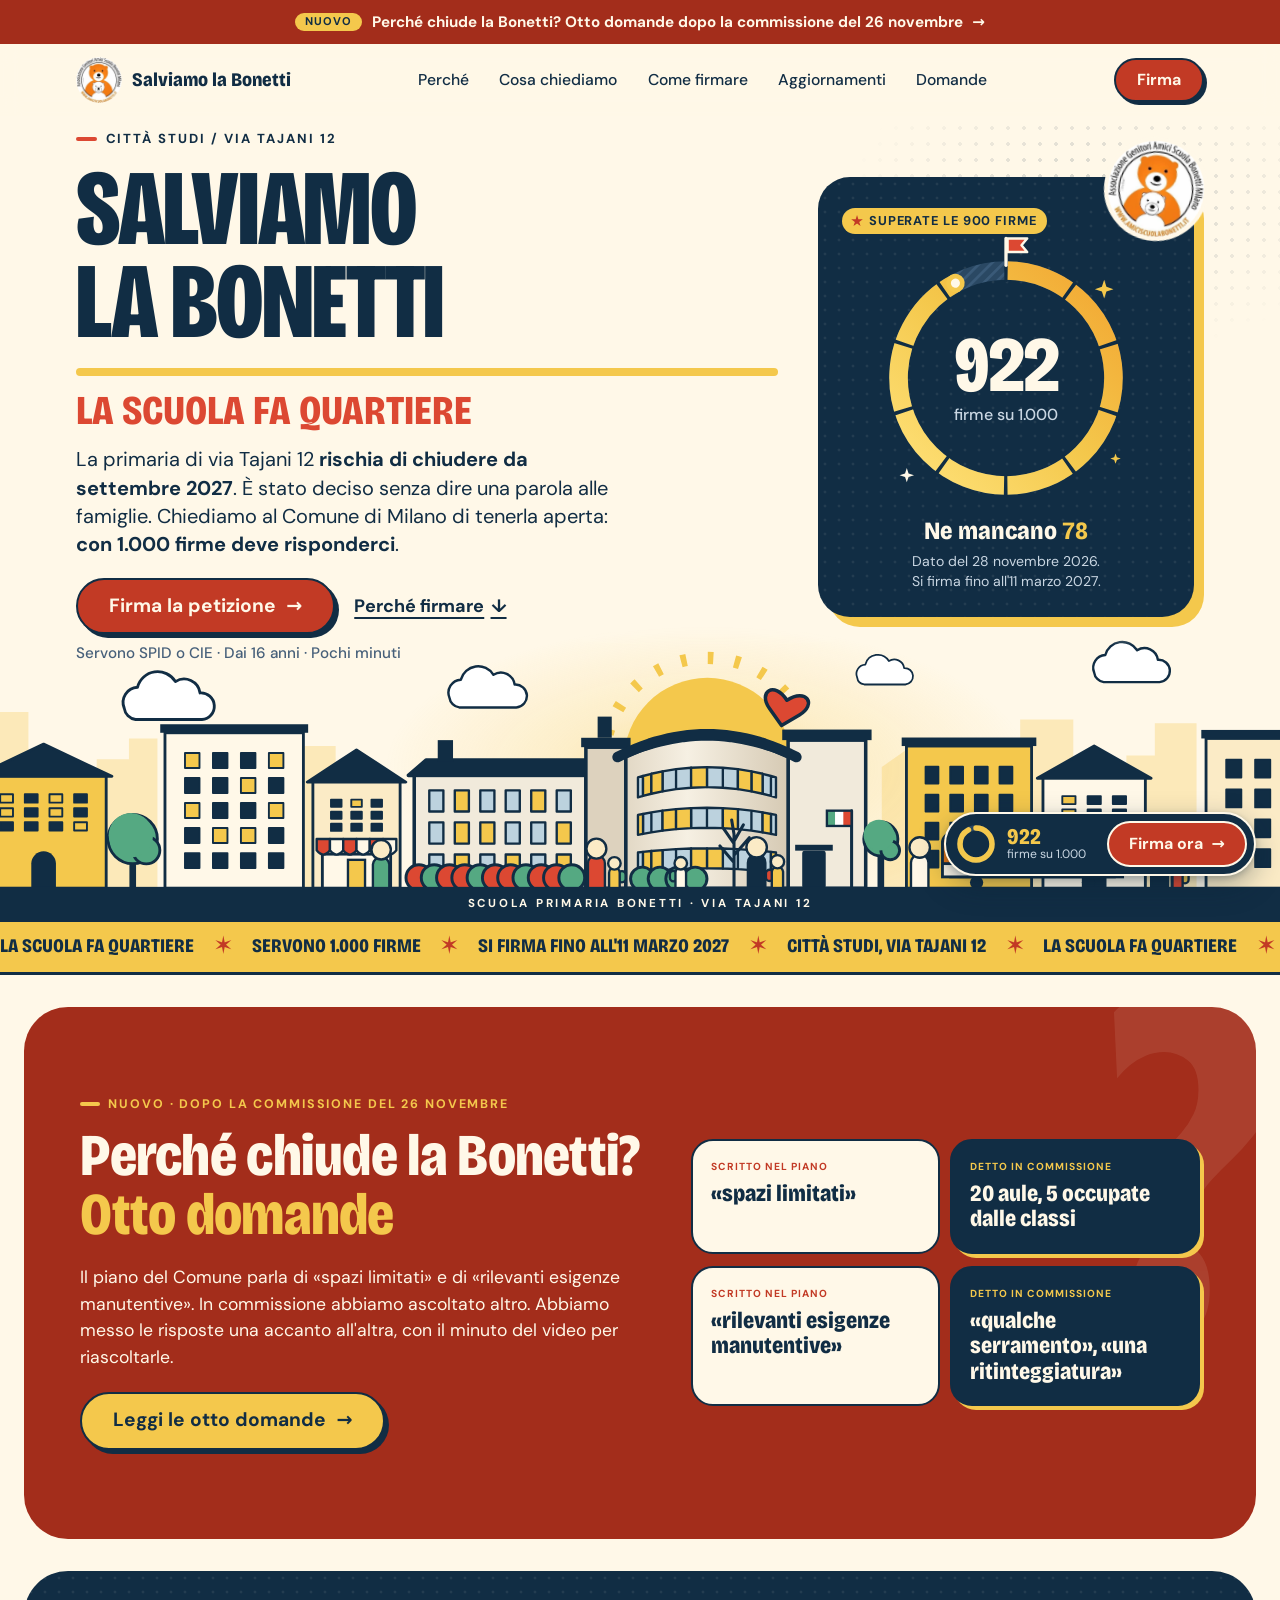
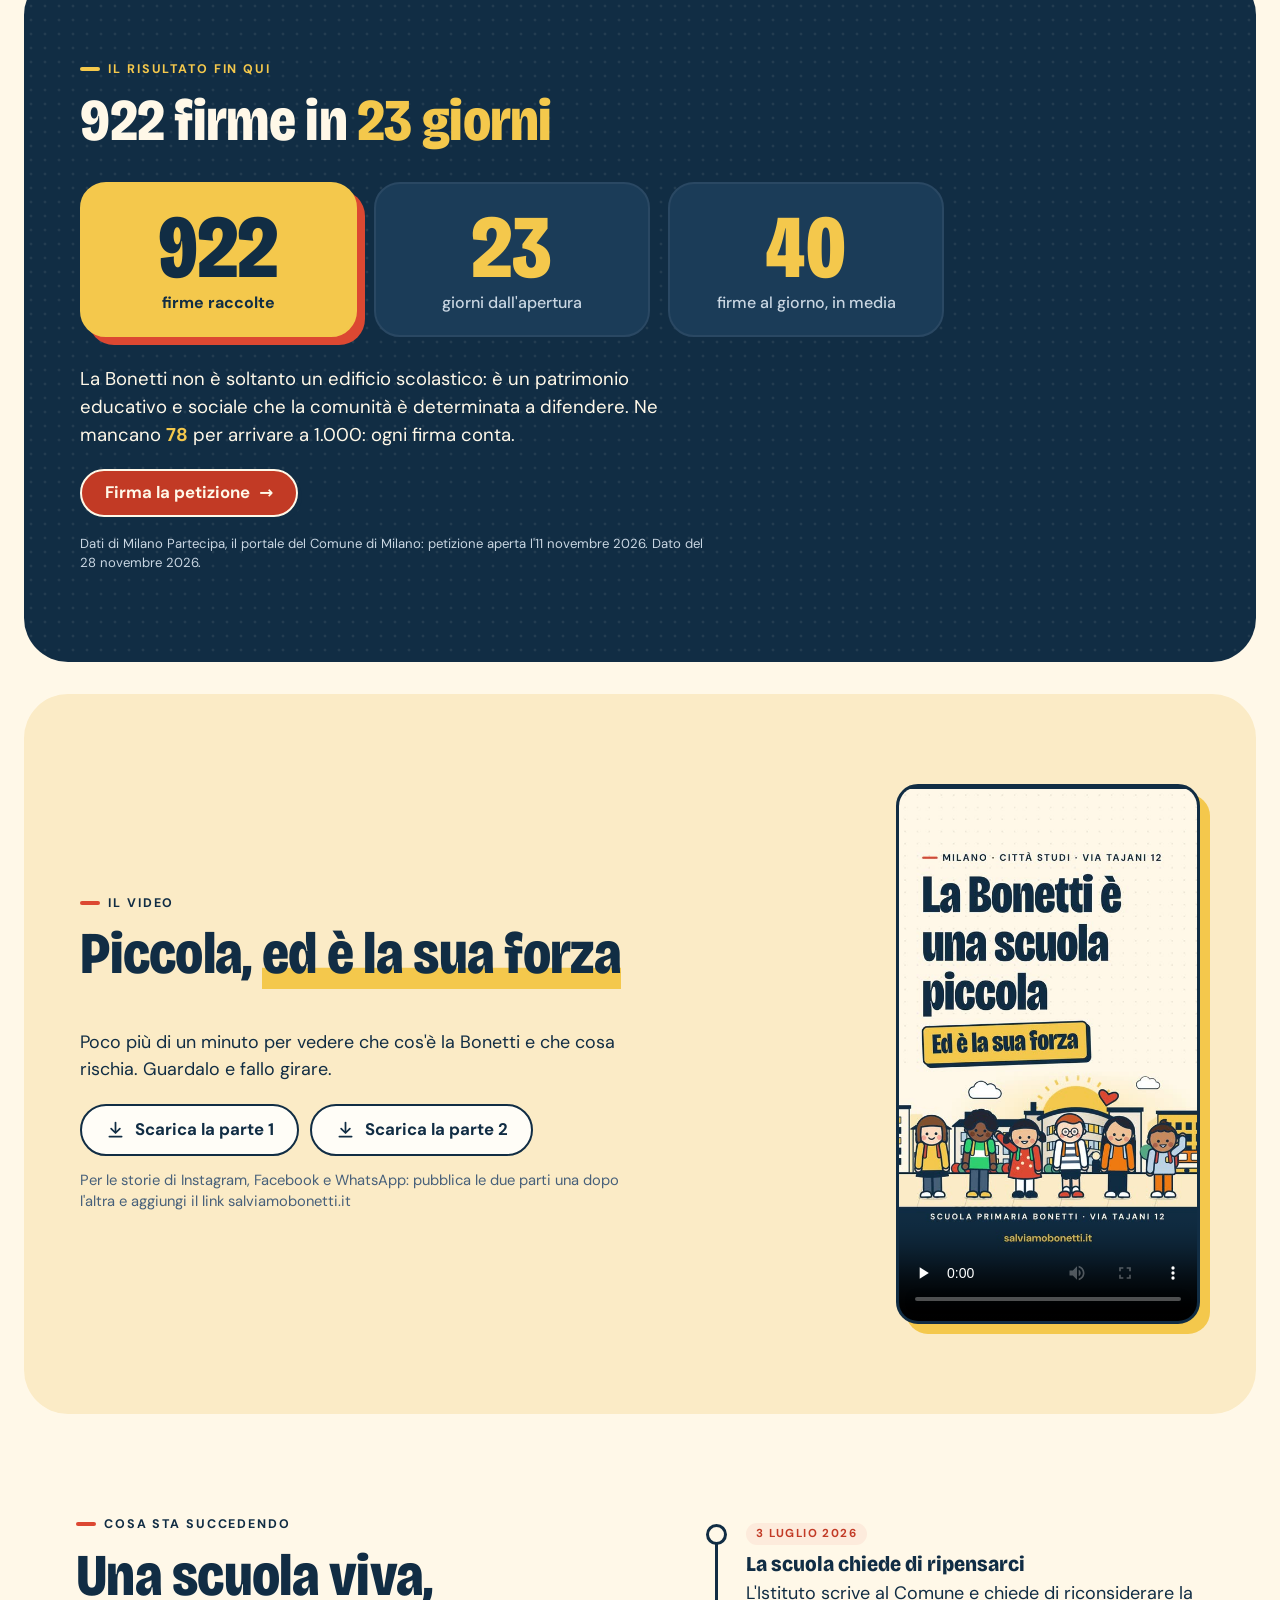
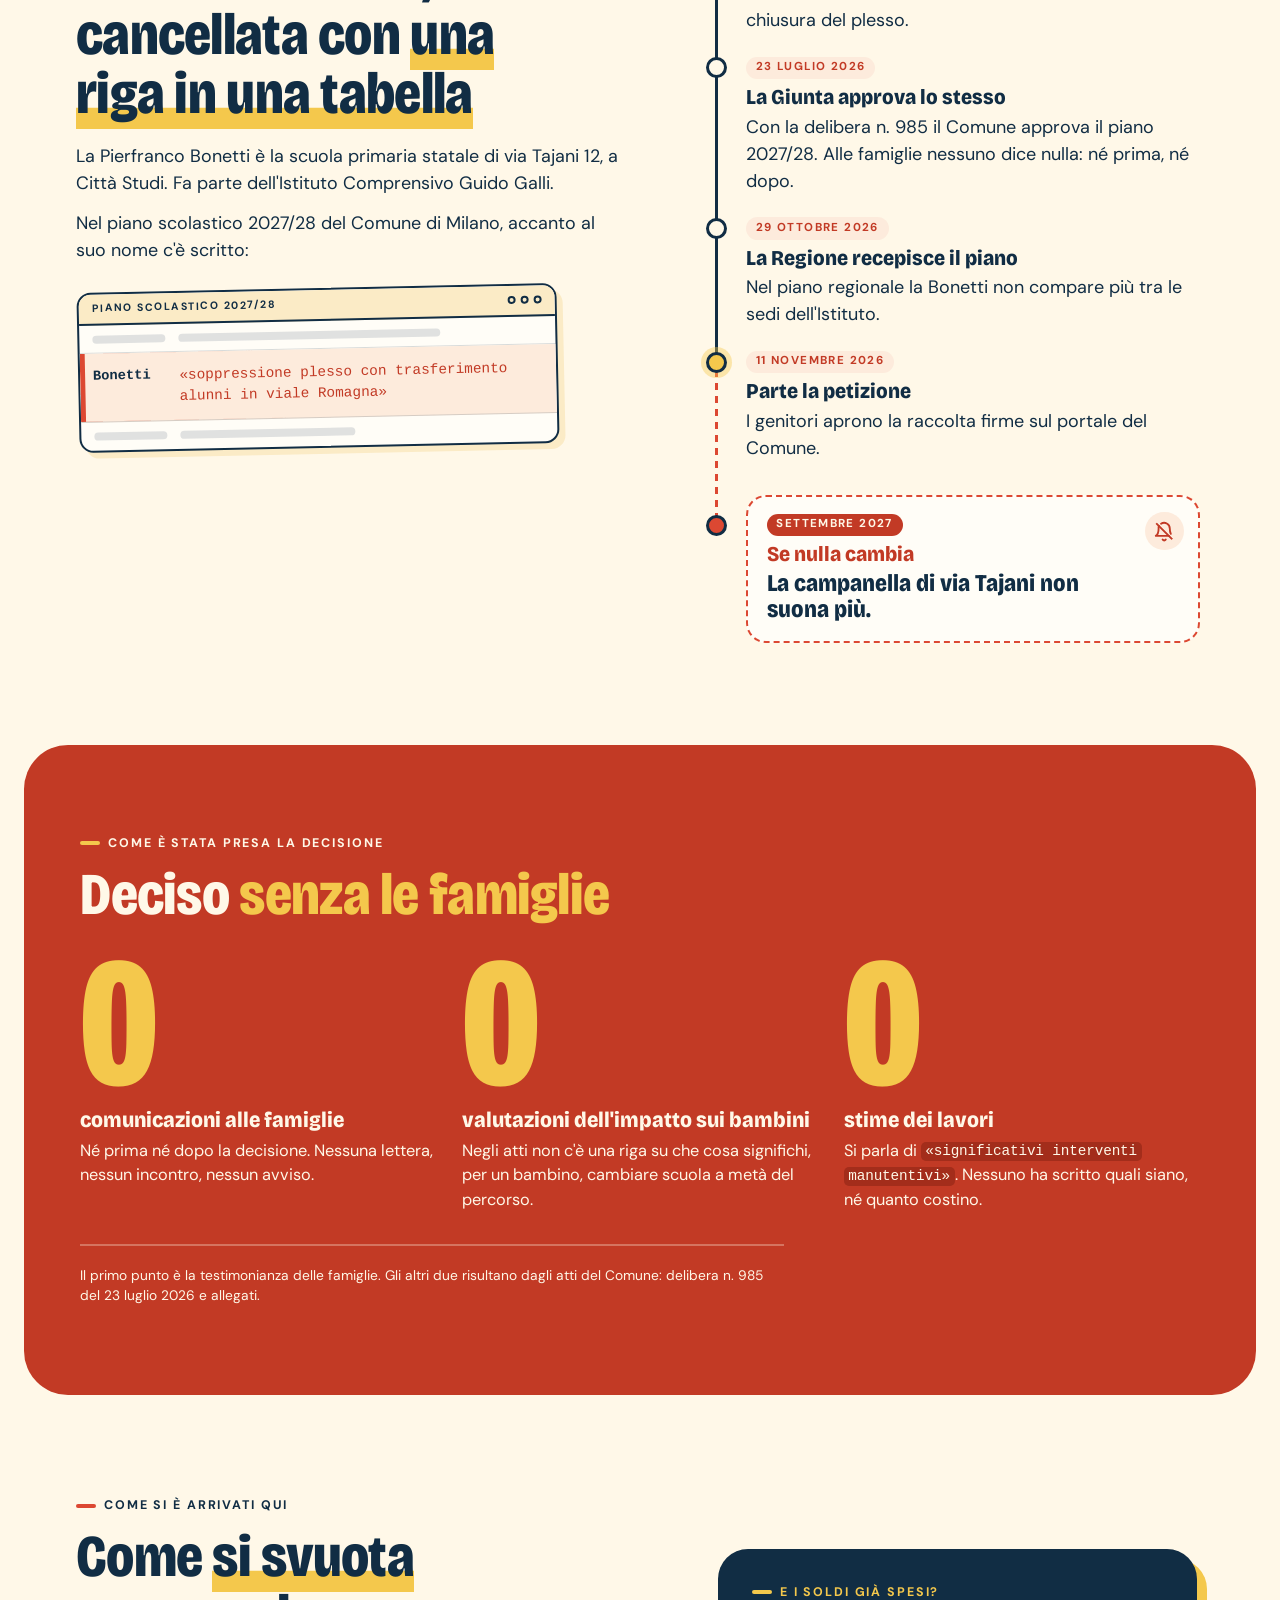
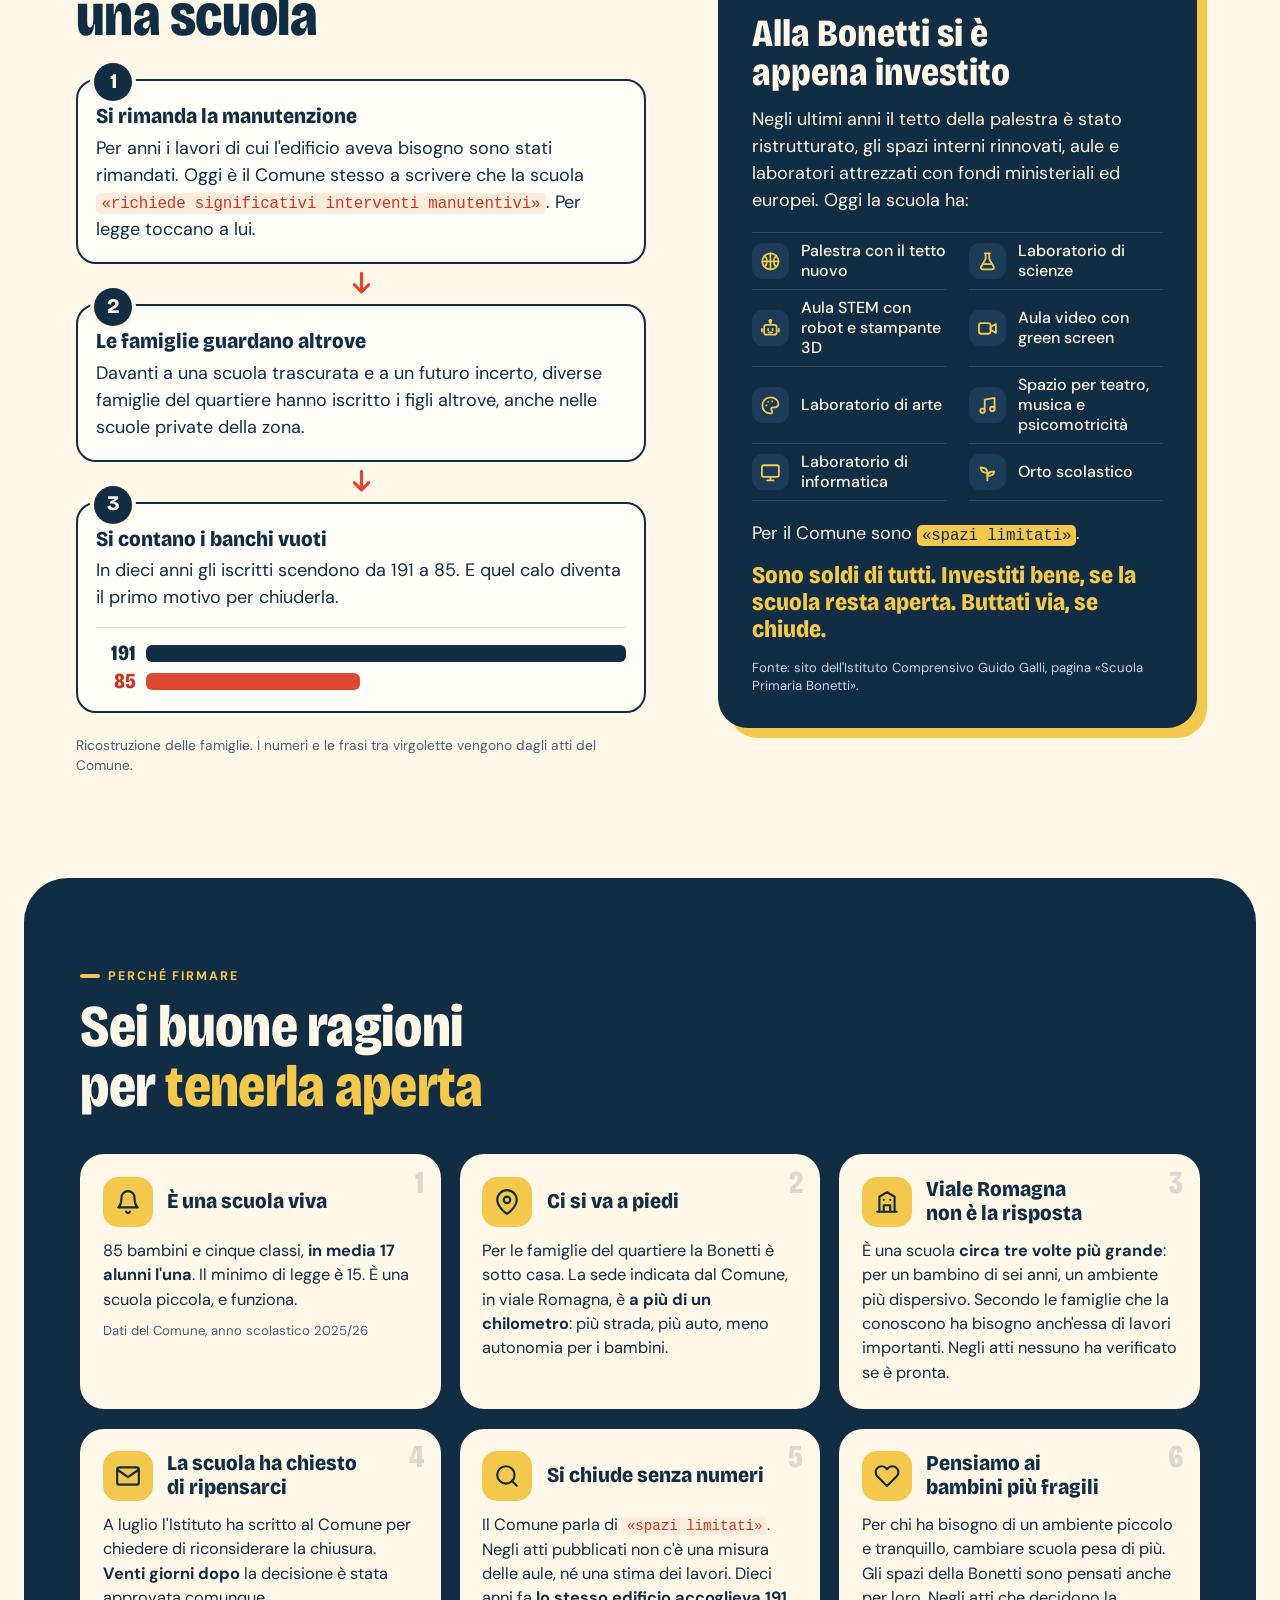
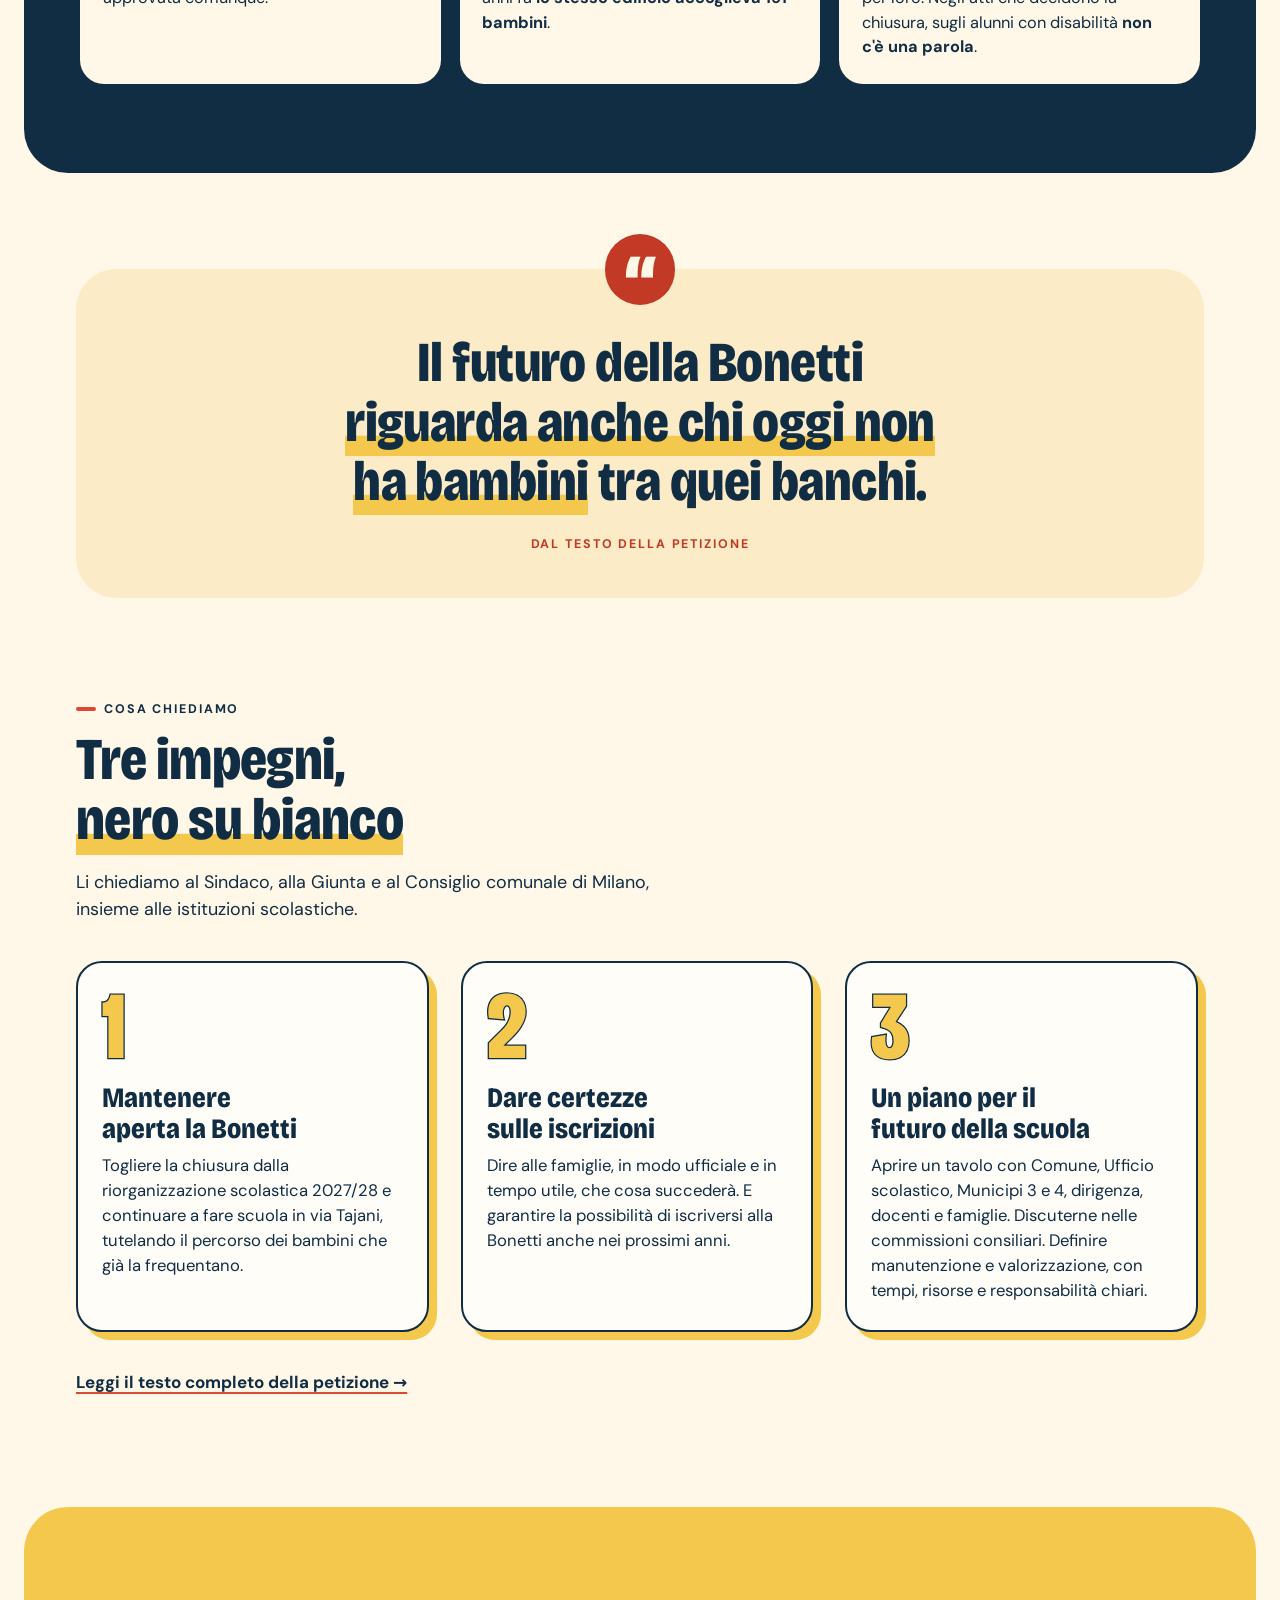
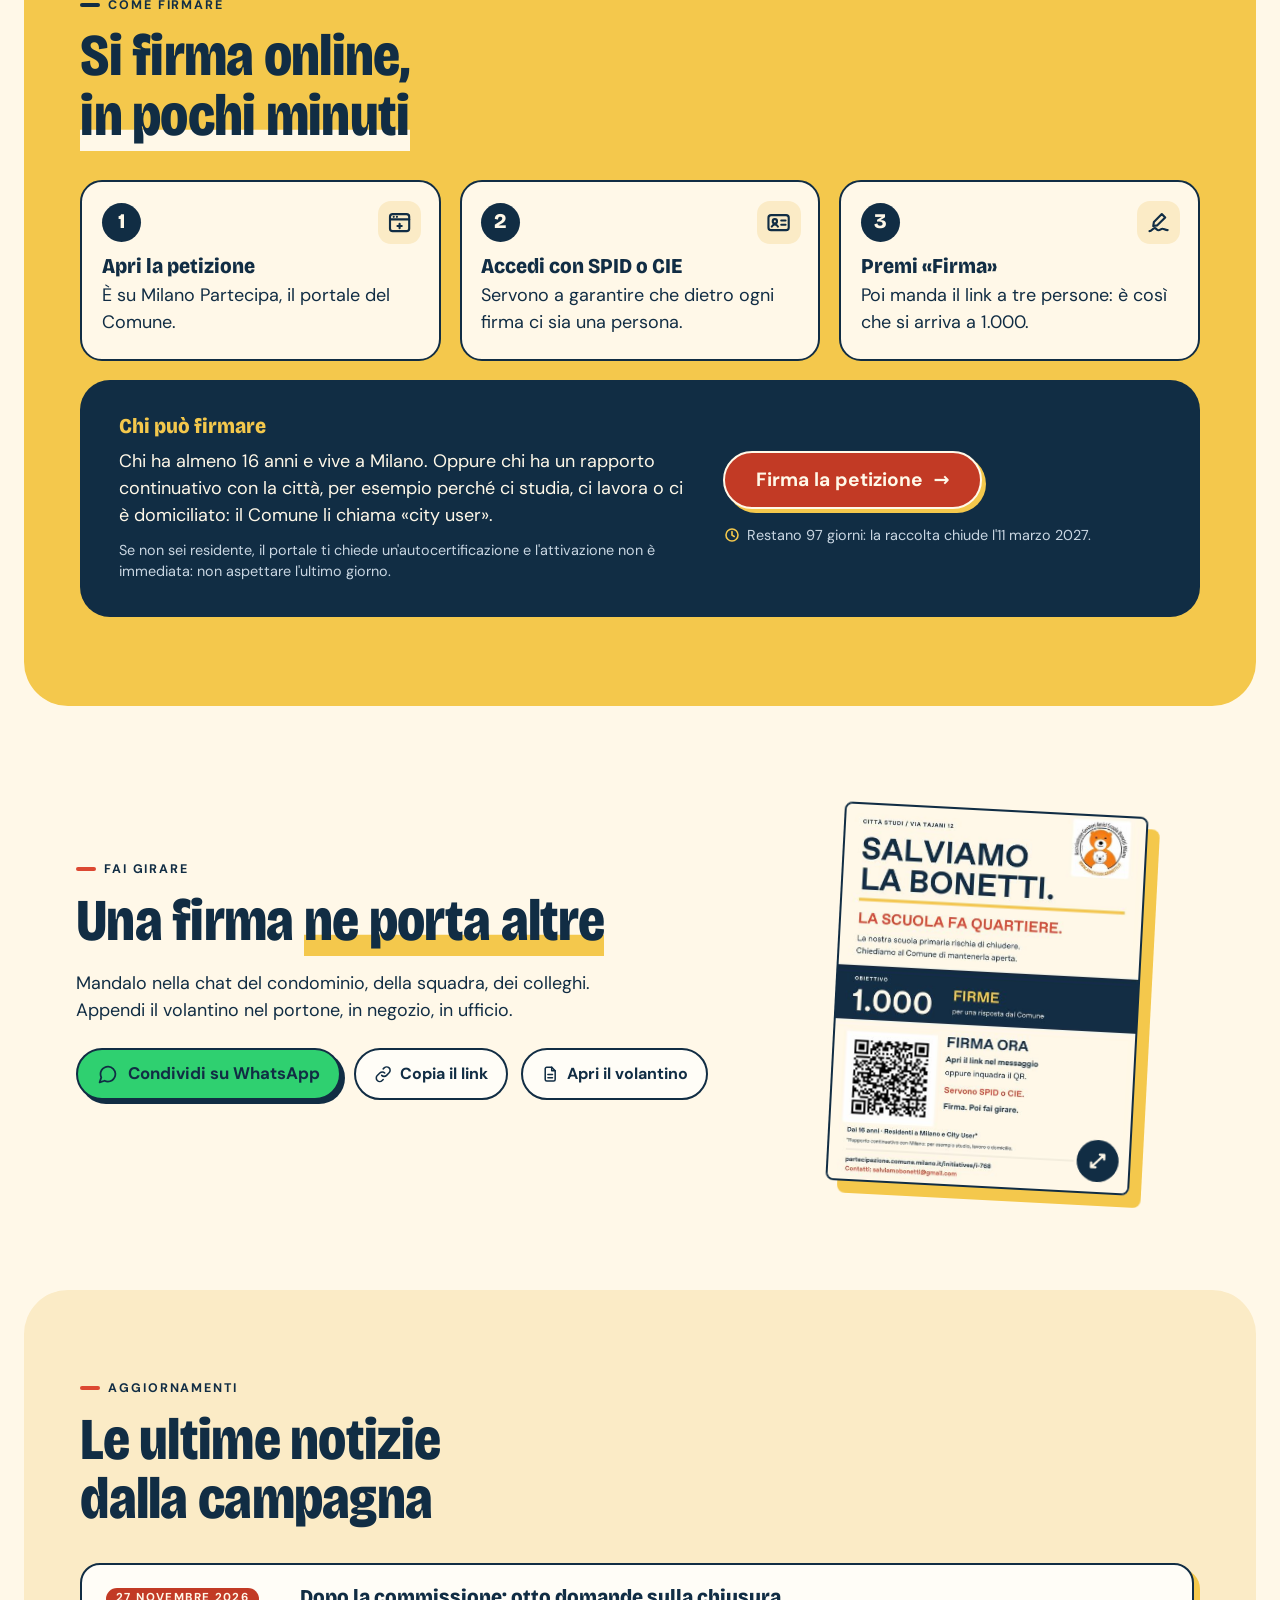
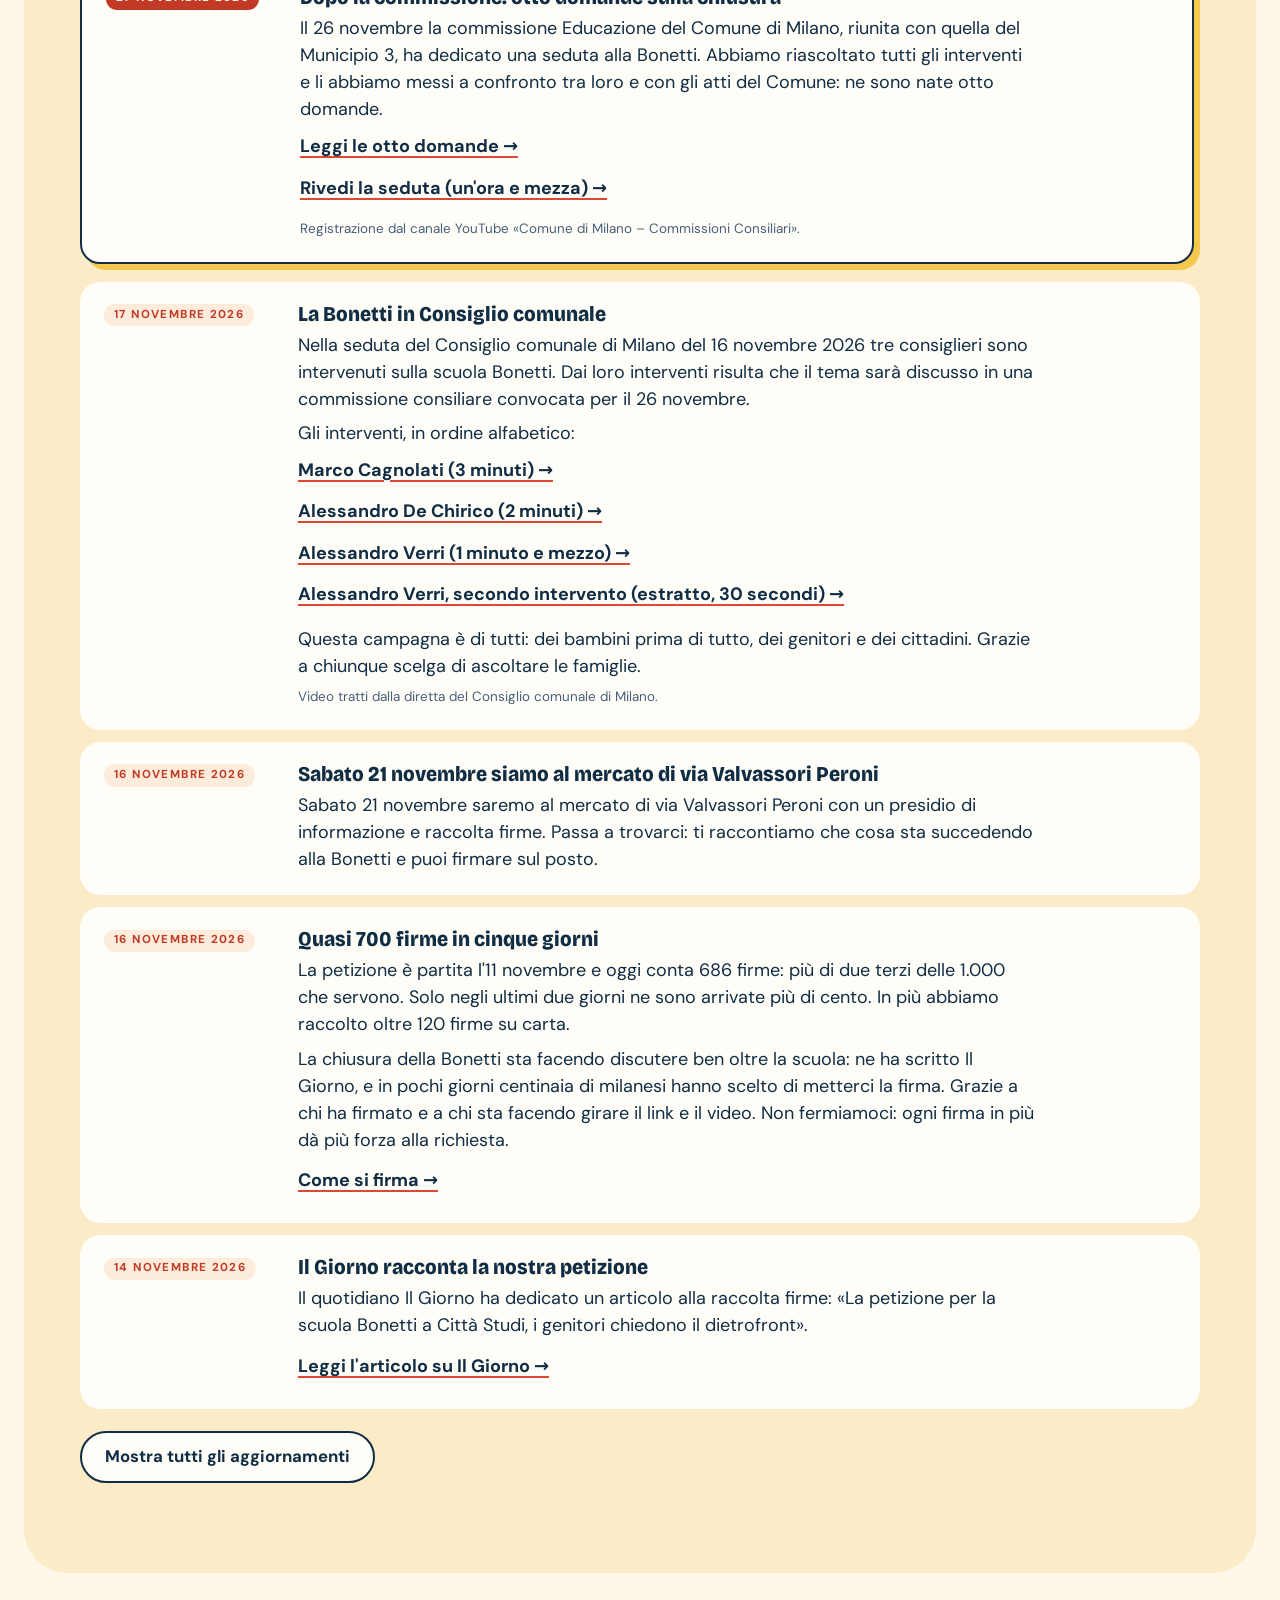
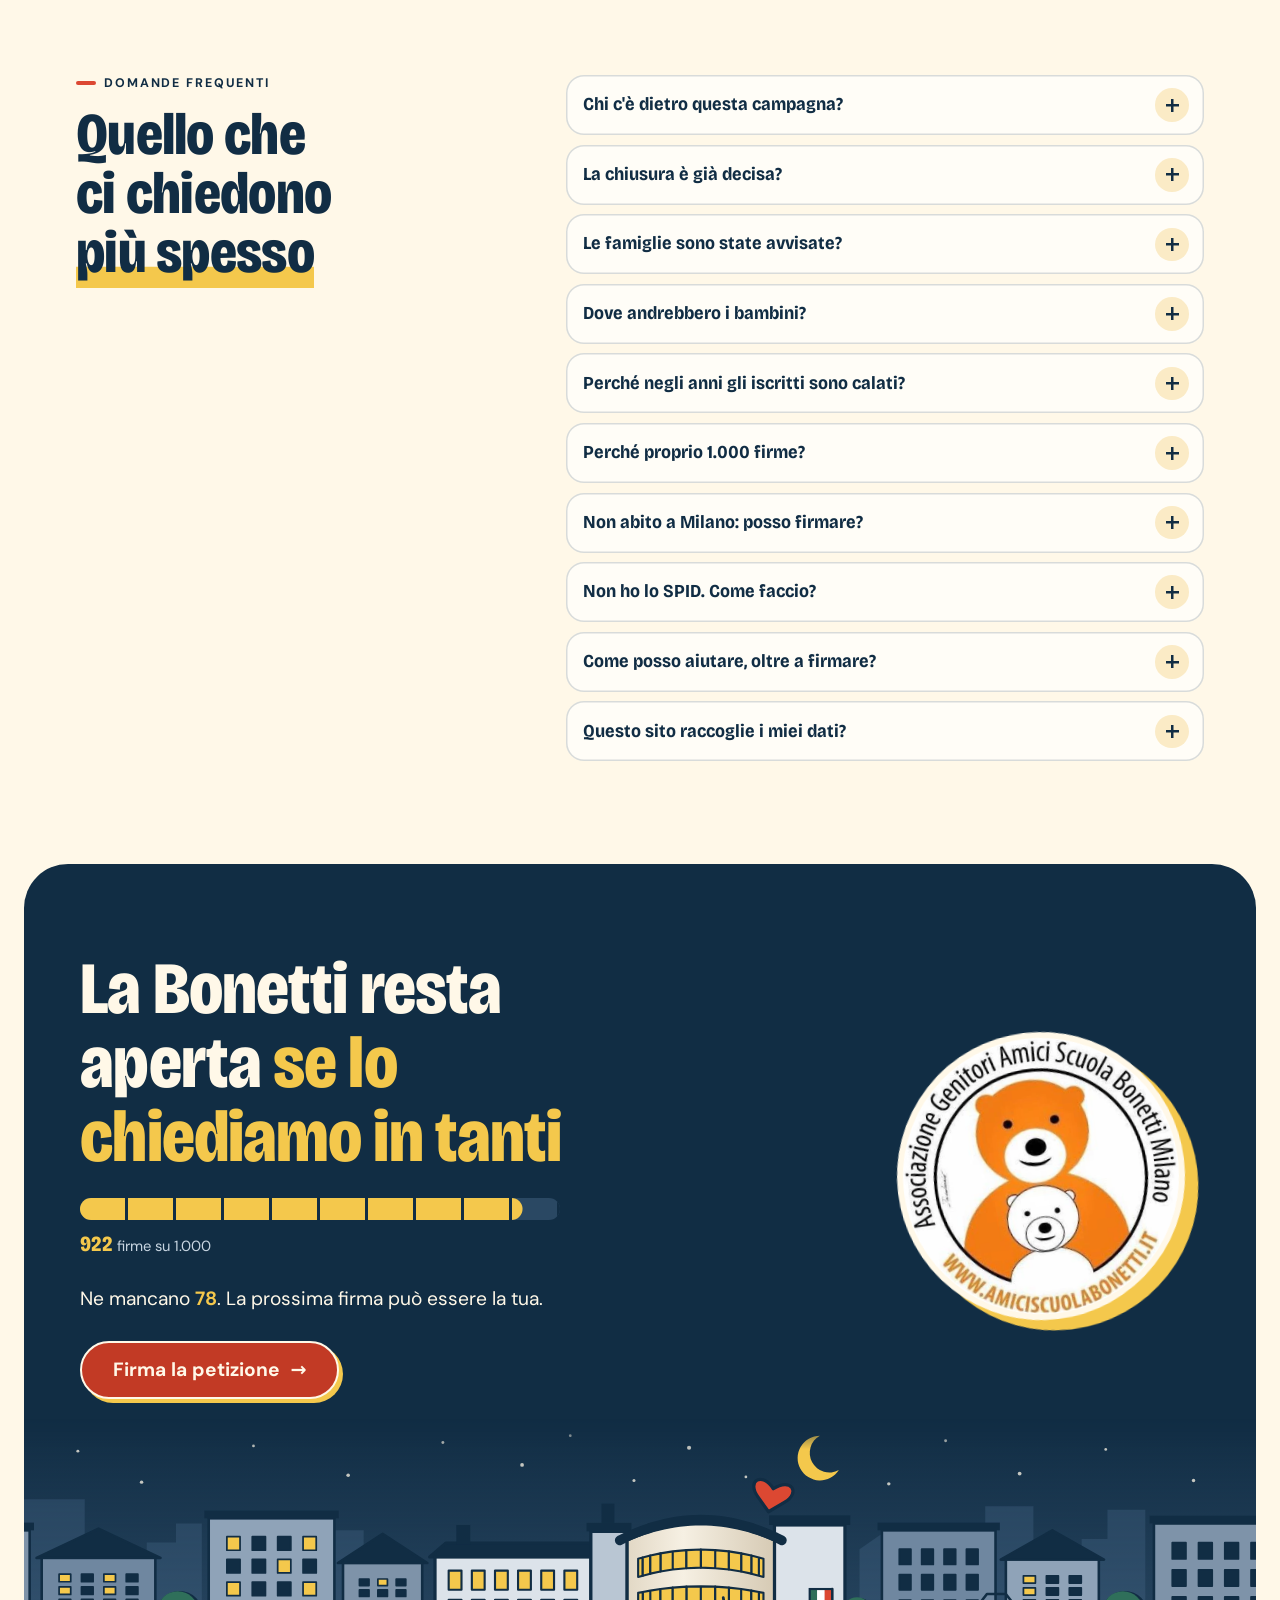
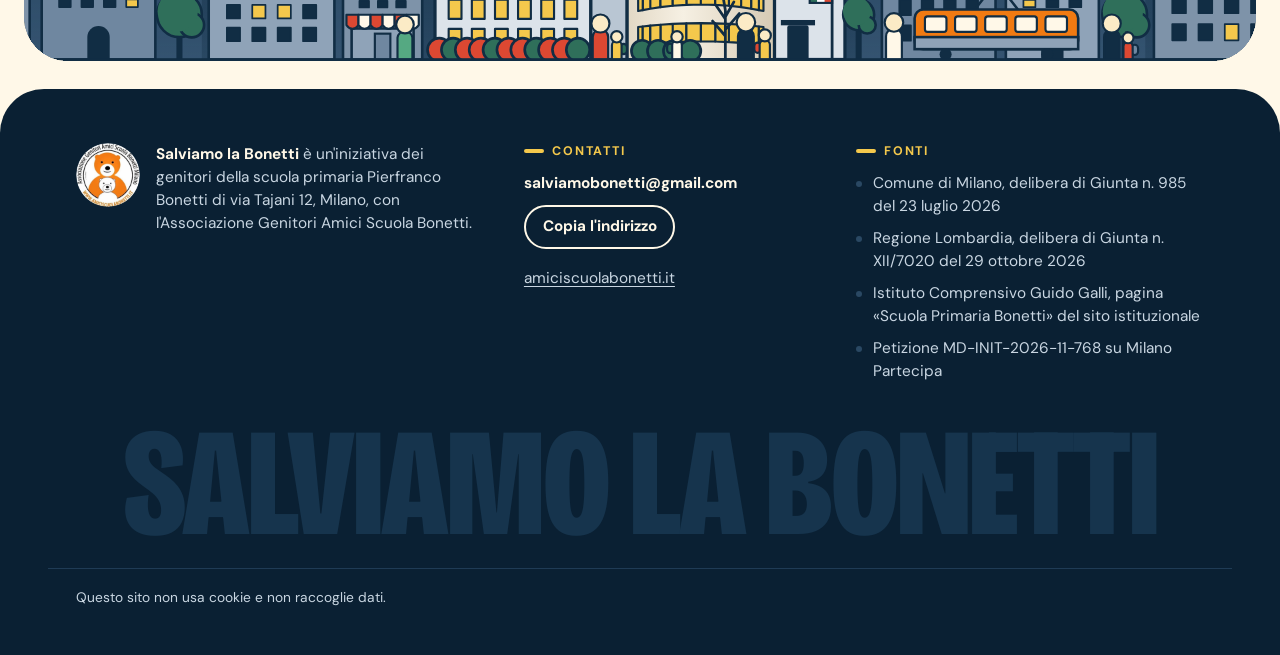
<file: index.html>
<!doctype html>
<html lang="it" class="con-avviso">
<head>
<meta charset="utf-8">
<meta name="viewport" content="width=device-width, initial-scale=1, viewport-fit=cover">
<title>Salviamo la Bonetti</title>
<meta name="description" content="La scuola primaria Bonetti di via Tajani 12, a Città Studi, rischia di chiudere da settembre 2027. Firma la petizione al Comune di Milano: servono 1.000 firme.">
<meta name="theme-color" content="#112D44">
<link rel="canonical" href="https://salviamobonetti.it/">
<meta property="og:type" content="website">
<meta property="og:locale" content="it_IT">
<meta property="og:site_name" content="Salviamo la Bonetti">
<meta property="og:title" content="Salviamo la Bonetti – La scuola fa quartiere">
<meta property="og:description" content="La primaria di via Tajani 12 rischia di chiudere da settembre 2027. Servono 1.000 firme perché il Comune di Milano risponda. Firma anche tu.">
<meta property="og:url" content="https://salviamobonetti.it/">
<meta property="og:image" content="https://salviamobonetti.it/assets/img/og.jpg">
<meta property="og:image:width" content="1200">
<meta property="og:image:height" content="630">
<meta name="twitter:card" content="summary_large_image">
<link rel="icon" href="assets/img/favicon.png" type="image/png">
<link rel="apple-touch-icon" href="assets/img/apple-touch-icon.png">
<link rel="preload" href="assets/fonts/bricolage-grotesque-latin.woff2" as="font" type="font/woff2" crossorigin>
<link rel="preload" href="assets/fonts/dm-sans-latin.woff2" as="font" type="font/woff2" crossorigin>
<link rel="stylesheet" href="assets/css/style.css">
</head>

<body>

<!--
  CONTATORE DELLE FIRME
  Per aggiornarlo basta cambiare data-firme e data-aggiornato qui sotto:
  il resto della pagina si aggiorna da solo.
-->
<div id="campagna" hidden
     data-firme="922" data-obiettivo="1000" data-aggiornato="28 novembre 2026"
     data-scadenza="2027-03-11" data-apertura="2026-11-11"
     data-sito="https://salviamobonetti.it/"></div>

<a class="skip" href="#contenuto">Vai al contenuto</a>

<!-- AVVISO IN CIMA: l'ultima notizia importante. Per toglierlo: cancella questo blocco e class="con-avviso" dal tag <html>. -->
<a class="avviso" href="commissione-26-novembre.html">
  <span class="avviso__tag">Nuovo</span>
  <span class="avviso__txt"><span class="avviso__corto">Otto domande dopo la commissione</span><span class="avviso__lungo">Perché chiude la Bonetti? Otto domande dopo la commissione del 26 novembre</span></span>
  <span class="avviso__go" aria-hidden="true">→</span>
</a>

<header class="top">
  <div class="wrap top__in">
    <a class="brand" href="#inizio" aria-label="Salviamo la Bonetti, inizio pagina">
      <img src="assets/img/logo-192.png" width="44" height="44" alt="">
      <span>Salviamo la Bonetti</span>
    </a>
    <nav class="top__nav" aria-label="Sezioni">
      <a href="#perche">Perché</a>
      <a href="#richieste">Cosa chiediamo</a>
      <a href="#firma">Come firmare</a>
      <a href="#aggiornamenti">Aggiornamenti</a>
      <a href="#domande">Domande</a>
    </nav>
    <div class="top__act">
      <a class="btn btn--small" href="https://partecipazione.comune.milano.it/initiatives/i-768" target="_blank" rel="noopener">Firma</a>
      <!-- Menu per il telefono: stesse voci del menu in alto su computer -->
      <details class="menu" id="menu">
        <summary aria-label="Menu delle sezioni">
          <svg class="menu__ico" viewBox="0 0 24 24" aria-hidden="true"><path class="menu__l1" d="M4 7h16"/><path class="menu__l2" d="M4 12h16"/><path class="menu__l3" d="M4 17h16"/></svg>
        </summary>
        <nav class="menu__panel" aria-label="Sezioni">
          <a href="#perche">Perché</a>
          <a href="#richieste">Cosa chiediamo</a>
          <a href="#firma">Come firmare</a>
          <a href="#aggiornamenti">Aggiornamenti</a>
          <a href="#domande">Domande</a>
        </nav>
      </details>
    </div>
  </div>
</header>

<main id="contenuto">

<!-- ============ APERTURA ============ -->
<section class="hero" id="inizio">
  <div class="wrap hero__grid">
    <div class="hero__text">
      <p class="eyebrow">Città Studi / Via Tajani 12</p>
      <h1>Salviamo<br>la Bonetti</h1>
      <div class="rule" aria-hidden="true"></div>
      <p class="hero__claim">La scuola fa quartiere</p>
      <p class="hero__lead">La primaria di via Tajani 12 <strong>rischia di chiudere da settembre 2027</strong>. È stato deciso senza dire una parola alle famiglie. Chiediamo al Comune di Milano di tenerla aperta: <strong>con 1.000 firme deve risponderci</strong>.</p>
    </div>

    <aside class="meter" aria-label="Andamento della raccolta firme">
      <img class="meter__bear" src="assets/img/logo.webp" width="150" height="150" alt="Logo dell'Associazione Genitori Amici Scuola Bonetti: un orso arancione con il suo cucciolo">
      <p class="meter__eyebrow">Obiettivo 1.000 firme</p>
      <div class="ring">
        <svg viewBox="0 0 240 240" role="img" aria-labelledby="ring-t">
          <title id="ring-t">922 firme raccolte su 1.000</title>
          <defs>
            <linearGradient id="anello-oro" x1="0" y1="0" x2="1" y2="1"><stop offset="0" stop-color="#FFE27A"/><stop offset=".5" stop-color="#F4C84C"/><stop offset="1" stop-color="#F2A531"/></linearGradient>
            <pattern id="anello-retino" width="8" height="8" patternUnits="userSpaceOnUse" patternTransform="rotate(45)"><rect width="8" height="8" fill="#2A4863"/><rect width="2.6" height="8" fill="#3A5A78"/></pattern>
          </defs>
          <circle class="ring__track" cx="120" cy="120" r="104" style="stroke:url(#anello-retino) #2A4863"/>
          <circle class="ring__bar" cx="120" cy="120" r="104" stroke-dasharray="653.45" stroke-dashoffset="50.97" transform="rotate(-90 120 120)" style="stroke:url(#anello-oro) #F4C84C"/>
          <circle class="ring__luce" cx="120" cy="120" r="104" transform="rotate(-90 120 120)"/>
          <circle class="ring__gaps" cx="120" cy="120" r="104" stroke-dasharray="3.4 61.945" transform="rotate(-90.94 120 120)"/>
          <g class="ring__meta" aria-hidden="true"><path d="M120 11V-15"/><path class="ring__bandiera" d="M121.5-15h19l-5.5 6.5 5.5 6.5h-19z"/></g>
          <g class="ring__stelle" aria-hidden="true"><g transform="translate(215 34)"><path d="M0-9 2.2-2.2 9 0 2.2 2.2 0 9-2.2 2.2-9 0-2.2-2.2z"/></g><g transform="translate(24 214)"><path d="M0-7 1.7-1.7 7 0 1.7 1.7 0 7-1.7 1.7-7 0-1.7-1.7z"/></g><g transform="translate(226 198)"><path d="M0-5 1.3-1.3 5 0 1.3 1.3 0 5-1.3 1.3-5 0-1.3-1.3z"/></g></g>
          <g class="ring__tip"><circle class="ring__halo" cx="120" cy="16" r="9"/><circle class="ring__cap" cx="120" cy="16" r="9"/><circle class="ring__dot" cx="120" cy="16" r="4.4"/></g>
        </svg>
        <div class="ring__num">
          <strong class="js-firme">922</strong>
          <span>firme su <span class="js-obiettivo">1.000</span></span>
        </div>
      </div>
      <p class="meter__left js-frase-contatore">Ne mancano <strong class="js-mancano">78</strong></p>
      <p class="meter__date">Dato del <span class="js-aggiornato">28 novembre 2026</span>. <span class="meter__s">Si firma fino all'11 marzo 2027.</span></p>
    </aside>

    <div class="hero__cta">
      <a class="btn btn--big" href="https://partecipazione.comune.milano.it/initiatives/i-768" target="_blank" rel="noopener">Firma la petizione <span aria-hidden="true">→</span></a>
      <p class="hero__note">Servono SPID o CIE · Dai 16 anni · Pochi minuti</p>
      <a class="link-down" href="#perche">Perché firmare</a>
    </div>
  </div>

  <div class="street">
    <div class="street__scene">
<svg viewBox="29 -46 1440 286" preserveAspectRatio="xMidYMax slice" xmlns="http://www.w3.org/2000/svg" role="img" aria-label="Illustrazione: la scuola Bonetti al centro del quartiere, tra le case, gli alberi e il tram"><defs><linearGradient id="curva" x1="0" x2="1" y1="0" y2="0"><stop offset="0" stop-color="#E2D8C5"/><stop offset=".38" stop-color="#F6F0E3"/><stop offset="1" stop-color="#D6CAB4"/></linearGradient><radialGradient id="alba" cx=".5" cy=".5" r=".5"><stop offset="0" stop-color="#F4C84C" stop-opacity=".55"/><stop offset=".45" stop-color="#F4C84C" stop-opacity=".2"/><stop offset="1" stop-color="#F4C84C" stop-opacity="0"/></radialGradient></defs><g id="quartiere"><g class="sc-sky"><ellipse cx="820" cy="112" rx="340" ry="152" fill="url(#alba)"/><g class="sc-sun"><circle class="sc-rays" cx="820" cy="104" r="109" fill="none" stroke="#F4C84C" stroke-width="13" stroke-dasharray="6 22.535"/><circle cx="820" cy="104" r="88" fill="#F4C84C"/></g></g><path class="sc-back" fill="#F4C84C" fill-opacity=".3" d="M26 238v-186h78v186zM176 238v-136h34v-22h30v158zM384 238v-150h44v150zM1004 238v-128l26-18v146zM1150 238v-178h56v178zM1262 238v-140h30v-34h44v174z"/><g class="sc-clouds" fill="#FFFFFF" stroke="#112D44" stroke-width="3" stroke-linejoin="round"><g class="sc-cloud sc-cloud--a"><path transform="translate(205,26) scale(1)" d="M0 22a16 16 0 0 1 14-22a22 22 0 0 1 40-6a17 17 0 0 1 26 12a14 14 0 0 1 2 28h-70a14 14 0 0 1-12-12z"/></g><g class="sc-cloud sc-cloud--b"><path transform="translate(548,18) scale(0.86)" d="M0 22a16 16 0 0 1 14-22a22 22 0 0 1 40-6a17 17 0 0 1 26 12a14 14 0 0 1 2 28h-70a14 14 0 0 1-12-12z"/></g><g class="sc-cloud sc-cloud--c"><path transform="translate(978,2) scale(0.62)" d="M0 22a16 16 0 0 1 14-22a22 22 0 0 1 40-6a17 17 0 0 1 26 12a14 14 0 0 1 2 28h-70a14 14 0 0 1-12-12z"/></g><g class="sc-cloud sc-cloud--d"><path transform="translate(1228,-8) scale(0.84)" d="M0 22a16 16 0 0 1 14-22a22 22 0 0 1 40-6a17 17 0 0 1 26 12a14 14 0 0 1 2 28h-70a14 14 0 0 1-12-12z"/></g></g><g class="sc-left"><rect x="-80" y="88" width="120" height="150" fill="#FBEBC6" stroke="#112D44" stroke-width="3"/><rect x="-85" y="79" width="130" height="9" fill="#112D44"/><path fill="#112D44" stroke="#112D44" stroke-width="2" stroke-linejoin="round" d="M-58.6 109.9h15.9v17.7h-15.9zM-28 109.9h15.9v17.7h-15.9zM2.7 109.9h15.9v17.7h-15.9zM2.7 139.4h15.9v17.7h-15.9zM-58.6 168.9h15.9v17.7h-15.9zM-28 168.9h15.9v17.7h-15.9zM2.7 168.9h15.9v17.7h-15.9zM-58.6 198.4h15.9v17.7h-15.9zM-28 198.4h15.9v17.7h-15.9zM2.7 198.4h15.9v17.7h-15.9z"/><path fill="#F4C84C" stroke="#112D44" stroke-width="2" stroke-linejoin="round" d="M-58.6 139.4h15.9v17.7h-15.9zM-28 139.4h15.9v17.7h-15.9z"/><polygon points="48,120 120,86 192,120" fill="#112D44" stroke="#112D44" stroke-width="3" stroke-linejoin="round"/><rect x="54" y="120" width="132" height="118" fill="#F4C84C" stroke="#112D44" stroke-width="3"/><path fill="#F4C84C" stroke="#112D44" stroke-width="2" stroke-linejoin="round" d="M74.2 138.9h13.5v8.8h-13.5zM126.2 138.9h13.5v8.8h-13.5zM74.2 153.6h13.5v8.8h-13.5zM126.2 153.6h13.5v8.8h-13.5zM152.2 168.3h13.5v8.8h-13.5z"/><path fill="#112D44" stroke="#112D44" stroke-width="2" stroke-linejoin="round" d="M100.2 138.9h13.5v8.8h-13.5zM152.2 138.9h13.5v8.8h-13.5zM100.2 153.6h13.5v8.8h-13.5zM152.2 153.6h13.5v8.8h-13.5zM74.2 168.3h13.5v8.8h-13.5zM100.2 168.3h13.5v8.8h-13.5zM126.2 168.3h13.5v8.8h-13.5z"/><path d="M107 238 v-26 a13 13 0 0 1 26 0 v26 z" fill="#112D44"/><rect x="210.5" y="204" width="7" height="34" fill="#112D44"/><circle cx="214" cy="186" r="26" fill="#55A982" stroke="#112D44" stroke-width="3"/><circle cx="228.3" cy="198" r="14.3" fill="#55A982" stroke="#112D44" stroke-width="3"/><circle cx="212" cy="182" r="23.4" fill="#55A982"/><rect x="248" y="74" width="146" height="164" fill="#FFF8E8" stroke="#112D44" stroke-width="3"/><rect x="243" y="65" width="156" height="9" fill="#112D44"/><path fill="#F4C84C" stroke="#112D44" stroke-width="2" stroke-linejoin="round" d="M269.1 95.3h15.3v15.8h-15.3zM357.6 95.3h15.3v15.8h-15.3zM328.1 121.7h15.3v15.8h-15.3zM269.1 148.1h15.3v15.8h-15.3zM357.6 148.1h15.3v15.8h-15.3zM298.6 174.5h15.3v15.8h-15.3zM328.1 174.5h15.3v15.8h-15.3z"/><path fill="#112D44" stroke="#112D44" stroke-width="2" stroke-linejoin="round" d="M298.6 95.3h15.3v15.8h-15.3zM328.1 95.3h15.3v15.8h-15.3zM269.1 121.7h15.3v15.8h-15.3zM298.6 121.7h15.3v15.8h-15.3zM357.6 121.7h15.3v15.8h-15.3zM298.6 148.1h15.3v15.8h-15.3zM328.1 148.1h15.3v15.8h-15.3zM269.1 174.5h15.3v15.8h-15.3zM357.6 174.5h15.3v15.8h-15.3zM269.1 200.9h15.3v15.8h-15.3zM298.6 200.9h15.3v15.8h-15.3zM328.1 200.9h15.3v15.8h-15.3zM357.6 200.9h15.3v15.8h-15.3z"/><polygon points="398,126 450,92 502,126" fill="#112D44" stroke="#112D44" stroke-width="3" stroke-linejoin="round"/><rect x="404" y="126" width="92" height="112" fill="#FBEBC6" stroke="#112D44" stroke-width="3"/><path fill="#112D44" stroke="#112D44" stroke-width="2" stroke-linejoin="round" d="M423.1 144.5h11.1v7.6h-11.1zM465.8 144.5h11.1v7.6h-11.1zM423.1 157.2h11.1v7.6h-11.1zM444.5 157.2h11.1v7.6h-11.1zM465.8 157.2h11.1v7.6h-11.1zM423.1 169.9h11.1v7.6h-11.1zM444.5 169.9h11.1v7.6h-11.1zM465.8 169.9h11.1v7.6h-11.1z"/><path fill="#F4C84C" stroke="#112D44" stroke-width="2" stroke-linejoin="round" d="M444.5 144.5h11.1v7.6h-11.1z"/><rect x="414" y="202" width="72" height="36" fill="#FFF8E8" stroke="#112D44" stroke-width="3"/><path d="M408 186 h14 v12 q-7 9 -14 0 z" fill="#DC4832" stroke="#112D44" stroke-width="2.5" stroke-linejoin="round"/><path d="M422 186 h14 v12 q-7 9 -14 0 z" fill="#FFF8E8" stroke="#112D44" stroke-width="2.5" stroke-linejoin="round"/><path d="M436 186 h14 v12 q-7 9 -14 0 z" fill="#DC4832" stroke="#112D44" stroke-width="2.5" stroke-linejoin="round"/><path d="M450 186 h14 v12 q-7 9 -14 0 z" fill="#FFF8E8" stroke="#112D44" stroke-width="2.5" stroke-linejoin="round"/><path d="M464 186 h14 v12 q-7 9 -14 0 z" fill="#DC4832" stroke="#112D44" stroke-width="2.5" stroke-linejoin="round"/><path d="M478 186 h14 v12 q-7 9 -14 0 z" fill="#FFF8E8" stroke="#112D44" stroke-width="2.5" stroke-linejoin="round"/><rect x="441" y="208" width="18" height="30" fill="#F4C84C" stroke="#112D44" stroke-width="2.5"/></g><g class="sc-school" transform="translate(744,238) scale(1.24) translate(-744,-238)"><polygon points="551,142 566,129 702,129 702,142" fill="#112D44" stroke="#112D44" stroke-width="3" stroke-linejoin="round"/><rect x="576" y="112" width="13" height="18" fill="#112D44"/><rect x="556" y="142" width="146" height="96" fill="#F1EADB" stroke="#112D44" stroke-width="3"/><path class="sc-win" fill="#BCD2DE" stroke="#112D44" stroke-width="2" stroke-linejoin="round" d="M568.8 154.7h12v18h-12zM612.2 154.7h12v18h-12zM633.8 154.7h12v18h-12zM677.2 154.7h12v18h-12zM568.8 182h12v18h-12zM633.8 182h12v18h-12zM655.5 182h12v18h-12zM568.8 209.3h12v18h-12zM612.2 209.3h12v18h-12zM655.5 209.3h12v18h-12zM712 136h14v16h-14zM712 200h14v16h-14zM884 128h20v12h-20zM884 156h20v12h-20zM910 184h20v12h-20z"/><path class="sc-win sc-on sc-on--0" fill="#F4C84C" stroke="#112D44" stroke-width="2" stroke-linejoin="round" d="M612.2 182h12v18h-12zM677.2 182h12v18h-12zM677.2 209.3h12v18h-12zM910 156h20v12h-20z"/><path class="sc-win sc-on sc-on--1" fill="#F4C84C" stroke="#112D44" stroke-width="2" stroke-linejoin="round" d="M633.8 209.3h12v18h-12zM910 128h20v12h-20zM884 184h20v12h-20z"/><path class="sc-win sc-on sc-on--2" fill="#F4C84C" stroke="#112D44" stroke-width="2" stroke-linejoin="round" d="M590.5 154.7h12v18h-12zM655.5 154.7h12v18h-12zM590.5 182h12v18h-12zM590.5 209.3h12v18h-12zM712 168h14v16h-14z"/><rect x="712" y="92" width="12" height="18" fill="#112D44"/><rect x="702" y="118" width="34" height="120" fill="#DDD2BE" stroke="#112D44" stroke-width="3"/><rect x="698" y="110" width="42" height="8" fill="#112D44"/><rect x="874" y="112" width="66" height="126" fill="#F1EADB" stroke="#112D44" stroke-width="3"/><rect x="869" y="103" width="76" height="9" fill="#112D44"/><rect x="886" y="206" width="20" height="32" rx="2" fill="#112D44"/><rect x="880" y="201" width="32" height="5" fill="#112D44"/><path d="M928 238 v-66" stroke="#112D44" stroke-width="2.6" stroke-linecap="round"/><g class="sc-flag"><rect x="907" y="172" width="7" height="13" fill="#55A982"/><rect x="914" y="172" width="7" height="13" fill="#FFFFFF"/><rect x="921" y="172" width="7" height="13" fill="#DC4832"/><rect x="907" y="172" width="21" height="13" fill="none" stroke="#112D44" stroke-width="2"/></g><path d="M736 238 L736 126 L740.9 123.9 L745.9 122 L750.8 120.3 L755.7 118.7 L760.6 117.2 L765.6 115.9 L770.5 114.8 L775.4 113.8 L780.4 112.9 L785.3 112.2 L790.2 111.7 L795.1 111.3 L800.1 111.1 L805 111 L809.9 111.1 L814.9 111.3 L819.8 111.7 L824.7 112.2 L829.6 112.9 L834.6 113.8 L839.5 114.8 L844.4 115.9 L849.4 117.2 L854.3 118.7 L859.2 120.3 L864.1 122 L869.1 123.9 L874 126 L874 238 Z" fill="url(#curva)" stroke="#112D44" stroke-width="3" stroke-linejoin="round"/><path d="M729 126.4 L734.4 123.7 L739.9 121.3 L745.3 119 L750.7 116.9 L756.1 115 L761.6 113.3 L767 111.9 L772.4 110.6 L777.9 109.5 L783.3 108.6 L788.7 107.9 L794.1 107.4 L799.6 107.1 L805 107 L810.4 107.1 L815.9 107.4 L821.3 107.9 L826.7 108.6 L832.1 109.5 L837.6 110.6 L843 111.9 L848.4 113.3 L853.9 115 L859.3 116.9 L864.7 119 L870.1 121.3 L875.6 123.7 L881 126.4" fill="none" stroke="#112D44" stroke-width="9" stroke-linecap="round" stroke-linejoin="round"/><path class="sc-win" fill="#BCD2DE" stroke="#112D44" stroke-width="2" stroke-linejoin="round" d="M746.3 143.7L750.6 142.5L750.6 159.5L746.3 160.7zM767.2 138.6L778.7 136.7L778.7 153.7L767.2 155.6zM778.7 136.7L791.5 135.5L791.5 152.5L778.7 153.7zM805.0 135.0L818.5 135.5L818.5 152.5L805.0 152.0zM818.5 135.5L831.3 136.7L831.3 153.7L818.5 152.5zM852.3 140.6L859.4 142.5L859.4 159.5L852.3 157.6zM859.4 142.5L863.7 143.7L863.7 160.7L859.4 159.5zM750.6 174.8L757.7 173.5L757.7 190.5L750.6 191.8zM757.7 173.5L767.2 172.0L767.2 189.0L757.7 190.5zM791.5 169.8L805.0 169.5L805.0 186.5L791.5 186.8zM805.0 169.5L818.5 169.8L818.5 186.8L805.0 186.5zM831.3 170.7L842.8 172.0L842.8 189.0L831.3 187.7zM842.8 172.0L852.3 173.5L852.3 190.5L842.8 189.0zM859.4 174.8L863.7 175.6L863.7 192.6L859.4 191.8zM746.3 207.6L750.6 207.1L750.6 224.1L746.3 224.6zM767.2 205.5L778.7 204.7L778.7 221.7L767.2 222.5zM778.7 204.7L791.5 204.2L791.5 221.2L778.7 221.7zM818.5 204.2L831.3 204.7L831.3 221.7L818.5 221.2zM831.3 204.7L842.8 205.5L842.8 222.5L831.3 221.7zM852.3 206.3L859.4 207.1L859.4 224.1L852.3 223.3z"/><path class="sc-win sc-on sc-on--0" fill="#F4C84C" stroke="#112D44" stroke-width="2" stroke-linejoin="round" d="M842.8 138.6L852.3 140.6L852.3 157.6L842.8 155.6zM746.3 175.6L750.6 174.8L750.6 191.8L746.3 192.6zM767.2 172.0L778.7 170.7L778.7 187.7L767.2 189.0zM805.0 204.0L818.5 204.2L818.5 221.2L805.0 221.0zM842.8 205.5L852.3 206.3L852.3 223.3L842.8 222.5z"/><path class="sc-win sc-on sc-on--1" fill="#F4C84C" stroke="#112D44" stroke-width="2" stroke-linejoin="round" d="M750.6 142.5L757.7 140.6L757.7 157.6L750.6 159.5zM778.7 170.7L791.5 169.8L791.5 186.8L778.7 187.7zM818.5 169.8L831.3 170.7L831.3 187.7L818.5 186.8zM852.3 173.5L859.4 174.8L859.4 191.8L852.3 190.5zM750.6 207.1L757.7 206.3L757.7 223.3L750.6 224.1z"/><path class="sc-win sc-on sc-on--2" fill="#F4C84C" stroke="#112D44" stroke-width="2" stroke-linejoin="round" d="M757.7 140.6L767.2 138.6L767.2 155.6L757.7 157.6zM791.5 135.5L805.0 135.0L805.0 152.0L791.5 152.5zM831.3 136.7L842.8 138.6L842.8 155.6L831.3 153.7zM757.7 206.3L767.2 205.5L767.2 222.5L757.7 223.3zM791.5 204.2L805.0 204.0L805.0 221.0L791.5 221.2zM859.4 207.1L863.7 207.6L863.7 224.6L859.4 224.1z"/><g stroke="#112D44" stroke-width="2.5"><circle cx="560" cy="229" r="11" fill="#DC4832"/><circle cx="573" cy="229" r="11" fill="#55A982"/><circle cx="586" cy="229" r="11" fill="#DC4832"/><circle cx="599" cy="229" r="11" fill="#DC4832"/><circle cx="612" cy="229" r="11" fill="#55A982"/><circle cx="625" cy="229" r="11" fill="#DC4832"/><circle cx="638" cy="229" r="11" fill="#DC4832"/><circle cx="651" cy="229" r="11" fill="#55A982"/><circle cx="664" cy="229" r="11" fill="#DC4832"/><circle cx="677" cy="229" r="11" fill="#DC4832"/><circle cx="690" cy="229" r="11" fill="#55A982"/><circle cx="750" cy="230" r="10" fill="#55A982"/><circle cx="765" cy="230" r="10" fill="#55A982"/><circle cx="780" cy="230" r="10" fill="#55A982"/><circle cx="795" cy="230" r="10" fill="#55A982"/></g><path d="M828 238 v-46 M828 216 l-12 -14 M828 210 l13 -15 M828 200 l-9 -13 M828 198 l8 -14 M828 192 l-2 -12" fill="none" stroke="#112D44" stroke-width="2.6" stroke-linecap="round"/></g><g class="sc-heart"><path transform="translate(906,30) rotate(12) scale(1.24)" d="M0 8C-14-6-26 6-13 18L0 30L13 18C26 6 14-6 0 8Z" fill="#DC4832" stroke="#112D44" stroke-width="3" stroke-linejoin="round"/></g><g class="sc-right"><rect x="999.5" y="204" width="7" height="34" fill="#112D44"/><circle cx="1003" cy="186" r="18" fill="#55A982" stroke="#112D44" stroke-width="3"/><circle cx="1012.9" cy="198" r="9.9" fill="#55A982" stroke="#112D44" stroke-width="3"/><circle cx="1001" cy="182" r="16.2" fill="#55A982"/><rect x="1030" y="88" width="132" height="150" fill="#F4C84C" stroke="#112D44" stroke-width="3"/><rect x="1025" y="79" width="142" height="9" fill="#112D44"/><path fill="#112D44" stroke="#112D44" stroke-width="2" stroke-linejoin="round" d="M1050.2 109.9h13.5v17.7h-13.5zM1076.2 109.9h13.5v17.7h-13.5zM1102.2 109.9h13.5v17.7h-13.5zM1128.2 109.9h13.5v17.7h-13.5zM1050.2 139.4h13.5v17.7h-13.5zM1076.2 139.4h13.5v17.7h-13.5zM1102.2 139.4h13.5v17.7h-13.5zM1128.2 139.4h13.5v17.7h-13.5zM1050.2 168.9h13.5v17.7h-13.5zM1076.2 168.9h13.5v17.7h-13.5zM1102.2 168.9h13.5v17.7h-13.5zM1128.2 168.9h13.5v17.7h-13.5zM1050.2 198.4h13.5v17.7h-13.5zM1076.2 198.4h13.5v17.7h-13.5zM1102.2 198.4h13.5v17.7h-13.5zM1128.2 198.4h13.5v17.7h-13.5z"/><polygon points="1168,122 1228,88 1288,122" fill="#112D44" stroke="#112D44" stroke-width="3" stroke-linejoin="round"/><rect x="1174" y="122" width="108" height="116" fill="#FFF8E8" stroke="#112D44" stroke-width="3"/><path fill="#F4C84C" stroke="#112D44" stroke-width="2" stroke-linejoin="round" d="M1194.4 140.8h13.9v8.4h-13.9zM1194.4 154.8h13.9v8.4h-13.9zM1194.4 168.8h13.9v8.4h-13.9z"/><path fill="#112D44" stroke="#112D44" stroke-width="2" stroke-linejoin="round" d="M1221.1 140.8h13.9v8.4h-13.9zM1247.7 140.8h13.9v8.4h-13.9zM1221.1 154.8h13.9v8.4h-13.9zM1247.7 154.8h13.9v8.4h-13.9zM1221.1 168.8h13.9v8.4h-13.9zM1247.7 168.8h13.9v8.4h-13.9z"/><path d="M1215 238 v-26 a13 13 0 0 1 26 0 v26 z" fill="#112D44"/><rect x="1308.5" y="204" width="7" height="34" fill="#112D44"/><circle cx="1312" cy="186" r="26" fill="#55A982" stroke="#112D44" stroke-width="3"/><circle cx="1326.3" cy="198" r="14.3" fill="#55A982" stroke="#112D44" stroke-width="3"/><circle cx="1310" cy="182" r="23.4" fill="#55A982"/><rect x="1346" y="80" width="150" height="158" fill="#FBEBC6" stroke="#112D44" stroke-width="3"/><rect x="1341" y="71" width="160" height="9" fill="#112D44"/><path fill="#112D44" stroke="#112D44" stroke-width="2" stroke-linejoin="round" d="M1367.3 102.3h15.9v18.9h-15.9zM1397.8 102.3h15.9v18.9h-15.9zM1428.3 102.3h15.9v18.9h-15.9zM1458.8 102.3h15.9v18.9h-15.9zM1367.3 133.8h15.9v18.9h-15.9zM1397.8 133.8h15.9v18.9h-15.9zM1428.3 133.8h15.9v18.9h-15.9zM1458.8 133.8h15.9v18.9h-15.9zM1367.3 165.3h15.9v18.9h-15.9zM1397.8 165.3h15.9v18.9h-15.9zM1428.3 165.3h15.9v18.9h-15.9zM1458.8 165.3h15.9v18.9h-15.9zM1367.3 196.8h15.9v18.9h-15.9zM1397.8 196.8h15.9v18.9h-15.9zM1458.8 196.8h15.9v18.9h-15.9z"/><path fill="#F4C84C" stroke="#112D44" stroke-width="2" stroke-linejoin="round" d="M1428.3 196.8h15.9v18.9h-15.9z"/></g><g class="sc-tram"><path d="M1138 180 l14 -18 h22 l14 18" fill="none" stroke="#112D44" stroke-width="3" stroke-linejoin="round"/><rect x="1068" y="180" width="190" height="46" rx="10" fill="#F07A12" stroke="#112D44" stroke-width="3"/><rect x="1068" y="212" width="190" height="14" fill="#FFF8E8" stroke="#112D44" stroke-width="3"/><path fill="#FFF8E8" stroke="#112D44" stroke-width="2.5" stroke-linejoin="round" d="M1080 191a3 3 0 0 1 3-3h19a3 3 0 0 1 3 3v12a3 3 0 0 1-3 3h-19a3 3 0 0 1-3-3zM1115 191a3 3 0 0 1 3-3h19a3 3 0 0 1 3 3v12a3 3 0 0 1-3 3h-19a3 3 0 0 1-3-3zM1150 191a3 3 0 0 1 3-3h19a3 3 0 0 1 3 3v12a3 3 0 0 1-3 3h-19a3 3 0 0 1-3-3zM1185 191a3 3 0 0 1 3-3h19a3 3 0 0 1 3 3v12a3 3 0 0 1-3 3h-19a3 3 0 0 1-3-3zM1220 191a3 3 0 0 1 3-3h19a3 3 0 0 1 3 3v12a3 3 0 0 1-3 3h-19a3 3 0 0 1-3-3z"/><circle cx="1104" cy="232" r="7" fill="#112D44"/><circle cx="1222" cy="232" r="7" fill="#112D44"/></g><g class="sc-people"><path d="M862.8 238 v-27 a9.2 9.2 0 0 1 18.4 0 v27 z" fill="#112D44" stroke="#112D44" stroke-width="2.5" stroke-linejoin="round"/><circle cx="872" cy="194.8" r="10.8" fill="#FBEBC6" stroke="#112D44" stroke-width="2.5"/><rect x="881.8" y="218.4" width="7.7" height="11.9" rx="4" fill="#DC4832" stroke="#112D44" stroke-width="2.5"/><path d="M888 238 v-17.5 a6 6 0 0 1 11.9 0 v17.5 z" fill="#F4C84C" stroke="#112D44" stroke-width="2.5" stroke-linejoin="round"/><circle cx="894" cy="210" r="7" fill="#FBEBC6" stroke="#112D44" stroke-width="2.5"/><rect x="780.5" y="219.5" width="7.3" height="11.2" rx="4" fill="#55A982" stroke="#112D44" stroke-width="2.5"/><path d="M786.4 238 v-16.5 a5.6 5.6 0 0 1 11.2 0 v16.5 z" fill="#FFF8E8" stroke="#112D44" stroke-width="2.5" stroke-linejoin="round"/><circle cx="792" cy="211.6" r="6.6" fill="#FBEBC6" stroke="#112D44" stroke-width="2.5"/><path d="M694.1 238v-26.1a8.9 8.9 0 0 1 17.9 0v26.1z" fill="#DC4832" stroke="#112D44" stroke-width="2.5" stroke-linejoin="round"/><circle cx="703" cy="196.2" r="10.5" fill="#FBEBC6" stroke="#112D44" stroke-width="2.5"/><rect x="726.1" y="219.9" width="7.7" height="11.9" rx="4" fill="#55A982" stroke="#112D44" stroke-width="2.5"/><path d="M716.4 238v-16.4a5.6 5.6 0 0 1 11.2 0v16.4z" fill="#F4C84C" stroke="#112D44" stroke-width="2.5" stroke-linejoin="round"/><circle cx="722" cy="211.7" r="6.6" fill="#FBEBC6" stroke="#112D44" stroke-width="2.5"/><path d="M1034.8 238v-26.8a9.2 9.2 0 0 1 18.4 0v26.8z" fill="#FFF8E8" stroke="#112D44" stroke-width="2.5" stroke-linejoin="round"/><circle cx="1044" cy="195" r="10.8" fill="#FBEBC6" stroke="#112D44" stroke-width="2.5"/><path d="M467.3 238v-25.3a8.7 8.7 0 0 1 17.3 0v25.3z" fill="#55A982" stroke="#112D44" stroke-width="2.5" stroke-linejoin="round"/><circle cx="476" cy="197.4" r="10.2" fill="#FBEBC6" stroke="#112D44" stroke-width="2.5"/><path d="M1288.1 238v-26.1a8.9 8.9 0 0 1 17.9 0v26.1z" fill="#112D44" stroke="#112D44" stroke-width="2.5" stroke-linejoin="round"/><circle cx="1297" cy="196.2" r="10.5" fill="#FBEBC6" stroke="#112D44" stroke-width="2.5"/><rect x="1319.9" y="220.9" width="7.7" height="11.9" rx="4" fill="#F4C84C" stroke="#112D44" stroke-width="2.5"/><path d="M1310.6 238v-15.6a5.4 5.4 0 0 1 10.7 0v15.6z" fill="#DC4832" stroke="#112D44" stroke-width="2.5" stroke-linejoin="round"/><circle cx="1316" cy="212.9" r="6.3" fill="#FBEBC6" stroke="#112D44" stroke-width="2.5"/></g><rect x="-240" y="236.5" width="1960" height="5" fill="#112D44"/></g></svg>
    </div>
    <p class="street__label" aria-hidden="true">Scuola primaria Bonetti · via Tajani 12</p>
  </div>
</section>

<div class="ticker" aria-hidden="true">
  <div class="ticker__track">
    <span>La scuola fa quartiere</span><i>✶</i><span>Servono 1.000 firme</span><i>✶</i><span>Si firma fino all'11 marzo 2027</span><i>✶</i><span>Città Studi, via Tajani 12</span><i>✶</i>
    <span>La scuola fa quartiere</span><i>✶</i><span>Servono 1.000 firme</span><i>✶</i><span>Si firma fino all'11 marzo 2027</span><i>✶</i><span>Città Studi, via Tajani 12</span><i>✶</i>
  </div>
</div>

<!-- ============ IN EVIDENZA: LE OTTO DOMANDE DOPO LA COMMISSIONE ============ -->
<section class="band panel evid" id="otto-domande">
  <div class="wrap">
    <div>
      <p class="eyebrow">Nuovo · Dopo la commissione del 26 novembre</p>
      <h2>Perché chiude la Bonetti? <em>Otto domande</em></h2>
      <p class="evid__som">Il piano del Comune parla di «spazi limitati» e di «rilevanti esigenze manutentive». In commissione abbiamo ascoltato altro. Abbiamo messo le risposte una accanto all'altra, con il minuto del video per riascoltarle.</p>
      <a class="btn btn--big" href="commissione-26-novembre.html">Leggi le otto domande <span aria-hidden="true">→</span></a>
    </div>
    <div class="evid__coppie">
      <div class="evid__coppia">
        <p class="evid__c evid__c--a"><span class="evid__et">Scritto nel piano</span><strong>«spazi limitati»</strong></p>
        <p class="evid__c evid__c--b"><span class="evid__et">Detto in commissione</span><strong>20 aule, 5 occupate dalle classi</strong></p>
      </div>
      <div class="evid__coppia">
        <p class="evid__c evid__c--a"><span class="evid__et">Scritto nel piano</span><strong>«rilevanti esigenze manutentive»</strong></p>
        <p class="evid__c evid__c--b"><span class="evid__et">Detto in commissione</span><strong>«qualche serramento», «una ritinteggiatura»</strong></p>
      </div>
    </div>
  </div>
</section>

<!-- ============ IL RISULTATO DEI PRIMI GIORNI ============ -->
<section class="band band--navy panel record" id="risultato">
  <div class="wrap">
    <p class="eyebrow">Il risultato fin qui</p>
    <h2><span class="js-firme">922</span> firme in <span class="hl"><span class="js-giorni">17</span> giorni</span></h2>
    <ul class="record__numeri">
      <li><strong data-conta class="js-firme">922</strong><span>firme raccolte</span></li>
      <li><strong data-conta class="js-giorni">17</strong><span>giorni dall'apertura</span></li>
      <li><strong data-conta class="js-media">54</strong><span>firme al giorno, in media</span></li>
    </ul>
    <p class="record__testo">La Bonetti non è soltanto un edificio scolastico: è un patrimonio educativo e sociale che la comunità è determinata a difendere. <span class="js-frase-record">Ne mancano <strong class="js-mancano">78</strong> per arrivare a 1.000: ogni firma conta.</span></p>
    <a class="btn" href="https://partecipazione.comune.milano.it/initiatives/i-768" target="_blank" rel="noopener">Firma la petizione <span aria-hidden="true">→</span></a>
    <p class="record__fonte">Dati di Milano Partecipa, il portale del Comune di Milano: petizione aperta l'11 novembre 2026. Dato del <span class="js-aggiornato">28 novembre 2026</span>.</p>
  </div>
</section>

<!-- ============ IL VIDEO ============ -->
<section class="band band--sand panel" id="video">
  <div class="wrap filmato">
    <div class="filmato__testa">
      <p class="eyebrow">Il video</p>
      <h2>Piccola, <span class="hl">ed è la sua forza</span></h2>
    </div>
    <video class="filmato__video" controls playsinline preload="none" poster="assets/img/video-anteprima.jpg" width="720" height="1280" aria-label="Video della campagna Salviamo la Bonetti, 80 secondi">
      <source src="assets/video/perche-la-bonetti.mp4" type="video/mp4">
      <a href="assets/video/perche-la-bonetti.mp4">Guarda il video della campagna</a>
    </video>
    <div class="filmato__resto">
      <p class="lead">Poco più di un minuto per vedere che cos'è la Bonetti e che cosa rischia. Guardalo e fallo girare.</p>
      <div class="filmato__btns">
        <a class="btn btn--ghost" href="assets/video/perche-la-bonetti-parte-1.mp4" download><svg class="ico ico--btn" viewBox="0 0 24 24" aria-hidden="true"><path d="M12 4v11M7 11l5 5 5-5M5 20h14"/></svg>Scarica la parte 1</a>
        <a class="btn btn--ghost" href="assets/video/perche-la-bonetti-parte-2.mp4" download><svg class="ico ico--btn" viewBox="0 0 24 24" aria-hidden="true"><path d="M12 4v11M7 11l5 5 5-5M5 20h14"/></svg>Scarica la parte 2</a>
      </div>
      <p class="filmato__nota">Per le storie di Instagram, Facebook e WhatsApp: pubblica le due parti una dopo l'altra e aggiungi il link salviamobonetti.it</p>
    </div>
  </div>
</section>

<!-- ============ COSA STA SUCCEDENDO ============ -->
<section class="band" id="cosa-succede">
  <div class="wrap split">
    <div class="split__head">
      <p class="eyebrow">Cosa sta succedendo</p>
      <h2>Una scuola viva, cancellata con <span class="hl">una riga in una tabella</span></h2>
      <p class="lead">La Pierfranco Bonetti è la scuola primaria statale di via Tajani 12, a Città Studi. Fa parte dell'Istituto Comprensivo Guido Galli.</p>
      <p class="lead">Nel piano scolastico 2027/28 del Comune di Milano, accanto al suo nome c'è scritto:</p>
      <div class="sheet">
        <p class="sheet__head" aria-hidden="true"><span>Piano scolastico 2027/28</span><i></i><i></i><i></i></p>
        <div class="sheet__row" aria-hidden="true"><i></i><i></i></div>
        <div class="sheet__row sheet__row--hit">
          <b aria-hidden="true">Bonetti</b>
          <blockquote class="stamp">«soppressione plesso con trasferimento alunni in viale Romagna»</blockquote>
        </div>
        <div class="sheet__row" aria-hidden="true"><i></i><i></i></div>
      </div>
    </div>

    <ol class="timeline">
      <li>
        <time datetime="2026-07-03">3 luglio 2026</time>
        <h3>La scuola chiede di ripensarci</h3>
        <p>L'Istituto scrive al Comune e chiede di riconsiderare la chiusura del plesso.</p>
      </li>
      <li>
        <time datetime="2026-07-23">23 luglio 2026</time>
        <h3>La Giunta approva lo stesso</h3>
        <p>Con la delibera n. 985 il Comune approva il piano 2027/28. Alle famiglie nessuno dice nulla: né prima, né dopo.</p>
      </li>
      <li>
        <time datetime="2026-10-29">29 ottobre 2026</time>
        <h3>La Regione recepisce il piano</h3>
        <p>Nel piano regionale la Bonetti non compare più tra le sedi dell'Istituto.</p>
      </li>
      <li class="timeline__now">
        <time datetime="2026-11-11">11 novembre 2026</time>
        <h3>Parte la petizione</h3>
        <p>I genitori aprono la raccolta firme sul portale del Comune.</p>
      </li>
      <li class="timeline__end">
        <time datetime="2027-09">Settembre 2027</time>
        <h3>Se nulla cambia</h3>
        <p>La campanella di via Tajani non suona più.</p>
        <svg class="timeline__bell" viewBox="0 0 24 24" aria-hidden="true"><path d="M8.6 4.1A6 6 0 0 1 18 9c0 2.6.5 4.5 1.1 5.8"/><path d="M6.3 6.3A6 6 0 0 0 6 9c0 6-3 8-3 8h14"/><path d="M13.7 21a2 2 0 0 1-3.4 0"/><path d="M3 3l18 18"/></svg>
      </li>
    </ol>
  </div>
</section>

<!-- ============ DECISO SENZA LE FAMIGLIE ============ -->
<section class="zeros panel" id="senza-famiglie">
  <div class="wrap">
    <p class="eyebrow">Come è stata presa la decisione</p>
    <h2>Deciso <span class="hl">senza le famiglie</span></h2>
    <ul class="zeros__grid">
      <li>
        <strong class="zero" aria-hidden="true">0</strong>
        <div>
          <h3><span class="sr">Zero </span>comunicazioni alle famiglie</h3>
          <p>Né prima né dopo la decisione. Nessuna lettera, nessun incontro, nessun avviso.</p>
        </div>
      </li>
      <li>
        <strong class="zero" aria-hidden="true">0</strong>
        <div>
          <h3><span class="sr">Zero </span>valutazioni dell'impatto sui bambini</h3>
          <p>Negli atti non c'è una riga su che cosa significhi, per un bambino, cambiare scuola a metà del percorso.</p>
        </div>
      </li>
      <li>
        <strong class="zero" aria-hidden="true">0</strong>
        <div>
          <h3><span class="sr">Zero </span>stime dei lavori</h3>
          <p>Si parla di <span class="atto">«significativi interventi manutentivi»</span>. Nessuno ha scritto quali siano, né quanto costino.</p>
        </div>
      </li>
    </ul>
    <p class="note">Il primo punto è la testimonianza delle famiglie. Gli altri due risultano dagli atti del Comune: delibera n. 985 del 23 luglio 2026 e allegati.</p>
  </div>
</section>

<!-- ============ COME SI SVUOTA UNA SCUOLA ============ -->
<section class="band" id="come-si-arriva">
  <div class="wrap cause">
    <div class="cause__main">
      <p class="eyebrow">Come si è arrivati qui</p>
      <h2>Come <span class="hl">si svuota</span> una scuola</h2>
      <ol class="story">
        <li>
          <h3>Si rimanda la manutenzione</h3>
          <p>Per anni i lavori di cui l'edificio aveva bisogno sono stati rimandati. Oggi è il Comune stesso a scrivere che la scuola <span class="atto">«richiede significativi interventi manutentivi»</span>. Per legge toccano a lui.</p>
        </li>
        <li>
          <h3>Le famiglie guardano altrove</h3>
          <p>Davanti a una scuola trascurata e a un futuro incerto, diverse famiglie del quartiere hanno iscritto i figli altrove, anche nelle scuole private della zona.</p>
        </li>
        <li>
          <h3>Si contano i banchi vuoti</h3>
          <p>In dieci anni gli iscritti scendono da 191 a 85. E quel calo diventa il primo motivo per chiuderla.</p>
          <div class="calo" aria-hidden="true">
            <div class="calo__r"><b>191</b><i></i></div>
            <div class="calo__r calo__r--giu"><b>85</b><i></i></div>
          </div>
        </li>
      </ol>
      <p class="note note--ink">Ricostruzione delle famiglie. I numeri e le frasi tra virgolette vengono dagli atti del Comune.</p>
    </div>

    <aside class="spent">
      <p class="eyebrow">E i soldi già spesi?</p>
      <h3>Alla Bonetti si è appena investito</h3>
      <p>Negli ultimi anni il tetto della palestra è stato ristrutturato, gli spazi interni rinnovati, aule e laboratori attrezzati con fondi ministeriali ed europei. Oggi la scuola ha:</p>
      <ul class="chips">
        <li><svg class="ico" viewBox="0 0 24 24" aria-hidden="true"><circle cx="12" cy="12" r="9"/><path d="M3 12h18M12 3v18M5.6 5.6c3.4 3.4 3.4 9.4 0 12.8M18.4 5.6c-3.4 3.4-3.4 9.4 0 12.8"/></svg>Palestra con il tetto nuovo</li>
        <li><svg class="ico" viewBox="0 0 24 24" aria-hidden="true"><path d="M9 3h6M10 3v6.2L4.9 18a2 2 0 0 0 1.7 3h10.8a2 2 0 0 0 1.7-3L14 9.2V3"/><path d="M7.6 15h8.8"/></svg>Laboratorio di scienze</li>
        <li><svg class="ico" viewBox="0 0 24 24" aria-hidden="true"><rect x="5" y="8" width="14" height="11" rx="2.5"/><path d="M12 8V5M9.5 12.5v1.5M14.5 12.5v1.5M10 16.5h4M2.5 12.5v3M21.5 12.5v3"/><circle cx="12" cy="3.8" r="1.2"/></svg>Aula STEM con robot e stampante 3D</li>
        <li><svg class="ico" viewBox="0 0 24 24" aria-hidden="true"><rect x="2.5" y="6" width="13" height="12" rx="2.5"/><path d="M15.5 10.5l6-3.5v10l-6-3.5z"/></svg>Aula video con green screen</li>
        <li><svg class="ico" viewBox="0 0 24 24" aria-hidden="true"><path d="M12 3a9 9 0 1 0 0 18c1.2 0 2-.9 2-2 0-.5-.2-1-.5-1.4-.3-.4-.5-.8-.5-1.3 0-1.1.9-2 2-2h2.2A3.8 3.8 0 0 0 21 10.5C21 6.4 17 3 12 3z"/><path d="M7.5 12h.01M9.5 8h.01M14 7.5h.01"/></svg>Laboratorio di arte</li>
        <li><svg class="ico" viewBox="0 0 24 24" aria-hidden="true"><path d="M9 18V5.5L20 3.5V16"/><circle cx="6.5" cy="18" r="2.5"/><circle cx="17.5" cy="16" r="2.5"/></svg>Spazio per teatro, musica e psicomotricità</li>
        <li><svg class="ico" viewBox="0 0 24 24" aria-hidden="true"><rect x="2.5" y="4" width="19" height="13" rx="2"/><path d="M8.5 21h7M12 17v4"/></svg>Laboratorio di informatica</li>
        <li><svg class="ico" viewBox="0 0 24 24" aria-hidden="true"><path d="M12 21v-8.5"/><path d="M12 12.5C12 8.5 9 6.5 4.5 6.5c0 4 3 6 7.5 6z"/><path d="M12 16c0-3.3 2.7-5 7.5-5 0 3.3-2.7 5-7.5 5z"/></svg>Orto scolastico</li>
      </ul>
      <p class="spent__limit">Per il Comune sono <span class="atto atto--breve">«spazi limitati»</span>.</p>
      <p class="spent__kick">Sono soldi di tutti. Investiti bene, se la scuola resta aperta. Buttati via, se chiude.</p>
      <small>Fonte: sito dell'Istituto Comprensivo Guido Galli, pagina «Scuola Primaria Bonetti».</small>
    </aside>
  </div>
</section>

<!-- ============ PERCHÉ ============ -->
<section class="band band--navy panel" id="perche">
  <div class="wrap">
    <p class="eyebrow">Perché firmare</p>
    <h2>Sei buone ragioni per <span class="hl">tenerla aperta</span></h2>

    <ul class="reasons">
      <li>
        <svg class="ico" viewBox="0 0 24 24" aria-hidden="true"><path d="M18 8A6 6 0 0 0 6 8c0 7-3 9-3 9h18s-3-2-3-9"/><path d="M13.73 21a2 2 0 0 1-3.46 0"/></svg>
        <h3>È una scuola viva</h3>
        <p>85 bambini e cinque classi, <strong>in media 17 alunni l'una</strong>. Il minimo di legge è 15. È una scuola piccola, e funziona.</p>
        <small>Dati del Comune, anno scolastico 2025/26</small>
      </li>
      <li>
        <svg class="ico" viewBox="0 0 24 24" aria-hidden="true"><path d="M21 10c0 7-9 13-9 13s-9-6-9-13a9 9 0 0 1 18 0z"/><circle cx="12" cy="10" r="3"/></svg>
        <h3>Ci si va a piedi</h3>
        <p>Per le famiglie del quartiere la Bonetti è sotto casa. La sede indicata dal Comune, in viale Romagna, è <strong>a più di un chilometro</strong>: più strada, più auto, meno autonomia per i bambini.</p>
      </li>
      <li>
        <svg class="ico" viewBox="0 0 24 24" aria-hidden="true"><path d="M3 21h18"/><path d="M5 21V7l7-4 7 4v14"/><path d="M9 21v-6h6v6"/><path d="M9 10h.01M15 10h.01"/></svg>
        <h3>Viale Romagna non è la risposta</h3>
        <p>È una scuola <strong>circa tre volte più grande</strong>: per un bambino di sei anni, un ambiente più dispersivo. Secondo le famiglie che la conoscono ha bisogno anch'essa di lavori importanti. Negli atti nessuno ha verificato se è pronta.</p>
      </li>
      <li>
        <svg class="ico" viewBox="0 0 24 24" aria-hidden="true"><path d="M4 4h16c1.1 0 2 .9 2 2v12c0 1.1-.9 2-2 2H4c-1.1 0-2-.9-2-2V6c0-1.1.9-2 2-2z"/><polyline points="22,6 12,13 2,6"/></svg>
        <h3>La scuola ha chiesto di ripensarci</h3>
        <p>A luglio l'Istituto ha scritto al Comune per chiedere di riconsiderare la chiusura. <strong>Venti giorni dopo</strong> la decisione è stata approvata comunque.</p>
      </li>
      <li>
        <svg class="ico" viewBox="0 0 24 24" aria-hidden="true"><circle cx="11" cy="11" r="8"/><line x1="21" y1="21" x2="16.65" y2="16.65"/></svg>
        <h3>Si chiude senza numeri</h3>
        <p>Il Comune parla di <span class="atto atto--breve">«spazi limitati»</span>. Negli atti pubblicati non c'è una misura delle aule, né una stima dei lavori. Dieci anni fa <strong>lo stesso edificio accoglieva 191 bambini</strong>.</p>
      </li>
      <li>
        <svg class="ico" viewBox="0 0 24 24" aria-hidden="true"><path d="M20.84 4.61a5.5 5.5 0 0 0-7.78 0L12 5.67l-1.06-1.06a5.5 5.5 0 0 0-7.78 7.78l1.06 1.06L12 21.23l7.78-7.78 1.06-1.06a5.5 5.5 0 0 0 0-7.78z"/></svg>
        <h3>Pensiamo ai bambini più fragili</h3>
        <p>Per chi ha bisogno di un ambiente piccolo e tranquillo, cambiare scuola pesa di più. Gli spazi della Bonetti sono pensati anche per loro. Negli atti che decidono la chiusura, sugli alunni con disabilità <strong>non c'è una parola</strong>.</p>
      </li>
    </ul>
  </div>
</section>

<section class="quote">
  <div class="wrap">
    <blockquote>
      <p>Il futuro della Bonetti <span class="hl">riguarda anche chi oggi non ha bambini</span> tra quei banchi.</p>
      <footer>Dal testo della petizione</footer>
    </blockquote>
  </div>
</section>

<!-- ============ COSA CHIEDIAMO ============ -->
<section class="band" id="richieste">
  <div class="wrap">
    <p class="eyebrow">Cosa chiediamo</p>
    <h2>Tre impegni, <span class="hl">nero su bianco</span></h2>
    <p class="lead lead--narrow">Li chiediamo al Sindaco, alla Giunta e al Consiglio comunale di Milano, insieme alle istituzioni scolastiche.</p>

    <ol class="asks">
      <li>
        <span class="asks__n" aria-hidden="true">1</span>
        <div>
          <h3>Mantenere aperta la Bonetti</h3>
          <p>Togliere la chiusura dalla riorganizzazione scolastica 2027/28 e continuare a fare scuola in via Tajani, tutelando il percorso dei bambini che già la frequentano.</p>
        </div>
      </li>
      <li>
        <span class="asks__n" aria-hidden="true">2</span>
        <div>
          <h3>Dare certezze sulle iscrizioni</h3>
          <p>Dire alle famiglie, in modo ufficiale e in tempo utile, che cosa succederà. E garantire la possibilità di iscriversi alla Bonetti anche nei prossimi anni.</p>
        </div>
      </li>
      <li>
        <span class="asks__n" aria-hidden="true">3</span>
        <div>
          <h3>Un piano per il futuro della scuola</h3>
          <p>Aprire un tavolo con Comune, Ufficio scolastico, Municipi 3 e 4, dirigenza, docenti e famiglie. Discuterne nelle commissioni consiliari. Definire manutenzione e valorizzazione, con tempi, risorse e responsabilità chiari.</p>
        </div>
      </li>
    </ol>
    <p class="asks__more"><a class="textlink" href="https://partecipazione.comune.milano.it/initiatives/i-768" target="_blank" rel="noopener">Leggi il testo completo della petizione →</a></p>
  </div>
</section>

<!-- ============ COME FIRMARE ============ -->
<section class="band band--yellow panel" id="firma">
  <div class="wrap">
    <p class="eyebrow">Come firmare</p>
    <h2>Si firma online, <span class="hl">in pochi minuti</span></h2>

    <ol class="steps">
      <li>
        <svg class="ico" viewBox="0 0 24 24" aria-hidden="true"><rect x="3" y="4" width="18" height="16" rx="2.5"/><path d="M3 9h18M6.5 6.6h.01M9.5 6.6h.01M12 13.2v4M10 15.2h4"/></svg>
        <h3>Apri la petizione</h3>
        <p>È su Milano Partecipa, il portale del Comune.</p>
      </li>
      <li>
        <svg class="ico" viewBox="0 0 24 24" aria-hidden="true"><rect x="2.5" y="5" width="19" height="14" rx="2.5"/><circle cx="8.5" cy="10.8" r="2"/><path d="M5.6 15.8c.6-1.3 1.600-2 2.900-2s2.300.7 2.900 2M14.5 10h4M14.5 14h4"/></svg>
        <h3>Accedi con SPID o CIE</h3>
        <p>Servono a garantire che dietro ogni firma ci sia una persona.</p>
      </li>
      <li>
        <svg class="ico" viewBox="0 0 24 24" aria-hidden="true"><path d="M3.5 20c2.2 0 3-2.800 4.800-2.800s1.800 2 3.6 2 2.300-1.400 3.800-1.400 2.2 1.200 4.800 1.200"/><path d="M15 4l3.200 3.200-7.400 7.400-3.800.6.6-3.800z"/></svg>
        <h3>Premi «Firma»</h3>
        <p>Poi manda il link a tre persone: è così che si arriva a 1.000.</p>
      </li>
    </ol>

    <div class="signbox">
      <div>
        <h3>Chi può firmare</h3>
        <p>Chi ha almeno 16 anni e vive a Milano. Oppure chi ha un rapporto continuativo con la città, per esempio perché ci studia, ci lavora o ci è domiciliato: il Comune li chiama «city user».</p>
        <p class="fine">Se non sei residente, il portale ti chiede un'autocertificazione e l'attivazione non è immediata: non aspettare l'ultimo giorno.</p>
      </div>
      <div class="signbox__cta">
        <a class="btn btn--big" href="https://partecipazione.comune.milano.it/initiatives/i-768" target="_blank" rel="noopener">Firma la petizione <span aria-hidden="true">→</span></a>
        <p class="fine js-giorni-frase">La raccolta è aperta fino all'11 marzo 2027.</p>
      </div>
    </div>
  </div>
</section>

<!-- ============ FAI GIRARE ============ -->
<section class="band" id="condividi">
  <div class="wrap share">
    <div>
      <p class="eyebrow">Fai girare</p>
      <h2>Una firma <span class="hl">ne porta altre</span></h2>
      <p class="lead">Mandalo nella chat del condominio, della squadra, dei colleghi. Appendi il volantino nel portone, in negozio, in ufficio.</p>
      <div class="share__btns">
        <a class="btn btn--wa js-whatsapp" href="https://wa.me/?text=Salviamo%20la%20Bonetti%3A%20la%20scuola%20primaria%20di%20via%20Tajani%2012%20rischia%20di%20chiudere.%20Servono%201.000%20firme%2C%20bastano%20pochi%20minuti%20con%20SPID%20o%20CIE.%20https%3A%2F%2Fsalviamobonetti.it%2F" target="_blank" rel="noopener">
          <svg class="ico ico--btn" viewBox="0 0 24 24" aria-hidden="true"><path d="M21 11.5a8.38 8.38 0 0 1-.9 3.8 8.5 8.5 0 0 1-7.6 4.7 8.38 8.38 0 0 1-3.8-.9L3 21l1.9-5.7a8.38 8.38 0 0 1-.9-3.8 8.5 8.5 0 0 1 4.7-7.6 8.38 8.38 0 0 1 3.8-.9h.5a8.48 8.48 0 0 1 8 8v.5z"/></svg>
          Condividi su WhatsApp
        </a>
        <button class="btn btn--ghost js-copy" type="button" id="copia-link" data-copy="sito"><svg class="ico ico--btn" viewBox="0 0 24 24" aria-hidden="true"><path d="M10 13.5a4.5 4.5 0 0 0 6.4 0l3.3-3.3a4.5 4.5 0 0 0-6.4-6.4L12 5.1"/><path d="M14 10.5a4.5 4.5 0 0 0-6.4 0l-3.3 3.3a4.5 4.5 0 0 0 6.4 6.4L12 18.9"/></svg>Copia il link</button>
        <a class="btn btn--ghost" href="assets/img/volantino.jpg" target="_blank" rel="noopener"><svg class="ico ico--btn" viewBox="0 0 24 24" aria-hidden="true"><path d="M14 3H7.5a2 2 0 0 0-2 2v14a2 2 0 0 0 2 2h9a2 2 0 0 0 2-2V7.5z"/><path d="M14 3v4.5h4.5M9 12.5h6M9 16.5h6"/></svg>Apri il volantino</a>
      </div>
      <p class="copied" role="status" aria-live="polite" id="copia-esito"></p>
    </div>
    <a class="flyer" href="assets/img/volantino.jpg" target="_blank" rel="noopener">
      <img src="assets/img/volantino-anteprima.jpg" width="540" height="675" alt="Il volantino della campagna: Salviamo la Bonetti, la scuola fa quartiere. Obiettivo 1.000 firme.">
    </a>
  </div>
</section>

<!-- ============ AGGIORNAMENTI ============
  Per pubblicare un aggiornamento: copia un blocco <article class="news"> ... </article>,
  incollalo IN CIMA alla lista (il più recente va per primo) e cambia data, titolo e testo.
-->
<section class="band band--sand panel" id="aggiornamenti">
  <div class="wrap">
    <p class="eyebrow">Aggiornamenti</p>
    <h2>Le ultime notizie dalla campagna</h2>

    <div class="newslist" id="lista-aggiornamenti">

      <article class="news">
        <time datetime="2026-11-27">27 novembre 2026</time>
        <div>
          <h3>Dopo la commissione: otto domande sulla chiusura</h3>
          <p>Il 26 novembre la commissione Educazione del Comune di Milano, riunita con quella del Municipio 3, ha dedicato una seduta alla Bonetti. Abbiamo riascoltato tutti gli interventi e li abbiamo messi a confronto tra loro e con gli atti del Comune: ne sono nate otto domande.</p>
          <ul class="news__links">
            <li><a class="textlink" href="commissione-26-novembre.html">Leggi le otto domande →</a></li>
            <li><a class="textlink" href="https://www.youtube.com/watch?v=cr9SLqqQcCg" target="_blank" rel="noopener">Rivedi la seduta (un'ora e mezza) →</a></li>
          </ul>
          <p class="news__fonte">Registrazione dal canale YouTube «Comune di Milano – Commissioni Consiliari».</p>
        </div>
      </article>

      <article class="news">
        <time datetime="2026-11-17">17 novembre 2026</time>
        <div>
          <h3>La Bonetti in Consiglio comunale</h3>
          <p>Nella seduta del Consiglio comunale di Milano del 16 novembre 2026 tre consiglieri sono intervenuti sulla scuola Bonetti. Dai loro interventi risulta che il tema sarà discusso in una commissione consiliare convocata per il 26 novembre.</p>
          <p>Gli interventi, in ordine alfabetico:</p>
          <ul class="news__links">
            <li><a class="textlink" href="assets/video/consiglio-cagnolati.mp4" target="_blank" rel="noopener">Marco Cagnolati (3 minuti) →</a></li>
            <li><a class="textlink" href="assets/video/consiglio-de-chirico.mp4" target="_blank" rel="noopener">Alessandro De Chirico (2 minuti) →</a></li>
            <li><a class="textlink" href="assets/video/consiglio-verri.mp4" target="_blank" rel="noopener">Alessandro Verri (1 minuto e mezzo) →</a></li>
            <li><a class="textlink" href="assets/video/consiglio-verri-2.mp4" target="_blank" rel="noopener">Alessandro Verri, secondo intervento (estratto, 30 secondi) →</a></li>
          </ul>
          <p>Questa campagna è di tutti: dei bambini prima di tutto, dei genitori e dei cittadini. Grazie a chiunque scelga di ascoltare le famiglie.</p>
          <p class="news__fonte">Video tratti dalla diretta del Consiglio comunale di Milano.</p>
        </div>
      </article>

      <article class="news">
        <time datetime="2026-11-16">16 novembre 2026</time>
        <div>
          <h3>Sabato 21 novembre siamo al mercato di via Valvassori Peroni</h3>
          <p>Sabato 21 novembre saremo al mercato di via Valvassori Peroni con un presidio di informazione e raccolta firme. Passa a trovarci: ti raccontiamo che cosa sta succedendo alla Bonetti e puoi firmare sul posto.</p>
        </div>
      </article>

      <article class="news">
        <time datetime="2026-11-16">16 novembre 2026</time>
        <div>
          <h3>Quasi 700 firme in cinque giorni</h3>
          <p>La petizione è partita l'11 novembre e oggi conta 686 firme: più di due terzi delle 1.000 che servono. Solo negli ultimi due giorni ne sono arrivate più di cento. In più abbiamo raccolto oltre 120 firme su carta.</p>
          <p>La chiusura della Bonetti sta facendo discutere ben oltre la scuola: ne ha scritto Il Giorno, e in pochi giorni centinaia di milanesi hanno scelto di metterci la firma. Grazie a chi ha firmato e a chi sta facendo girare il link e il video. Non fermiamoci: ogni firma in più dà più forza alla richiesta.</p>
          <p><a class="textlink" href="#firma">Come si firma →</a></p>
        </div>
      </article>

      <article class="news">
        <time datetime="2026-11-14">14 novembre 2026</time>
        <div>
          <h3>Il Giorno racconta la nostra petizione</h3>
          <p>Il quotidiano Il Giorno ha dedicato un articolo alla raccolta firme: «La petizione per la scuola Bonetti a Città Studi, i genitori chiedono il dietrofront».</p>
          <p><a class="textlink" href="https://www.ilgiorno.it/milano/cronaca/petizione-genitori-scuola-bonetti-milano-chiusura-citta-studi-evcjfj7d" target="_blank" rel="noopener">Leggi l'articolo su Il Giorno →</a></p>
        </div>
      </article>

      <article class="news">
        <time datetime="2026-11-14">14 novembre 2026</time>
        <div>
          <h3>Più di metà strada: 559 firme</h3>
          <p>In tre giorni la petizione ha superato quota 500. Ne servono 1.000 perché il Comune sia tenuto a rispondere: mancano 441 firme.</p>
        </div>
      </article>

      <article class="news">
        <time datetime="2026-11-14">14 novembre 2026</time>
        <div>
          <h3>È online il sito della campagna</h3>
          <p>Qui trovate le ragioni per tenere aperta la Bonetti, le istruzioni per firmare e le novità. Fatelo girare.</p>
        </div>
      </article>

      <article class="news">
        <time datetime="2026-11-11">11 novembre 2026</time>
        <div>
          <h3>Parte la petizione sul portale del Comune</h3>
          <p>La raccolta firme «Salviamo la scuola Bonetti di via Tajani» è aperta su Milano Partecipa fino all'11 marzo 2027.</p>
          <p><a class="textlink" href="https://partecipazione.comune.milano.it/initiatives/i-768" target="_blank" rel="noopener">Vai alla petizione →</a></p>
        </div>
      </article>

    </div>
    <button class="btn btn--ghost" type="button" id="mostra-tutti" hidden>Mostra tutti gli aggiornamenti</button>
  </div>
</section>

<!-- ============ DOMANDE ============ -->
<section class="band" id="domande">
  <div class="wrap faq">
    <div>
      <p class="eyebrow">Domande frequenti</p>
      <h2>Quello che ci chiedono <span class="hl">più spesso</span></h2>
    </div>
    <div class="faq__list">
      <details>
        <summary>Chi c'è dietro questa campagna?</summary>
        <p>I genitori della scuola primaria Pierfranco Bonetti, insieme all'Associazione Genitori Amici Scuola Bonetti. È una campagna di tutti: dei bambini prima di tutto, dei genitori e dei cittadini.</p>
      </details>
      <details>
        <summary>La chiusura è già decisa?</summary>
        <p>Il piano che la prevede è stato approvato dal Comune a luglio 2026 e dalla Regione a ottobre. La scuola però è aperta, e lo resta per tutto l'anno scolastico 2026/27. Un piano si può modificare: per questo firmiamo adesso.</p>
      </details>
      <details>
        <summary>Le famiglie sono state avvisate?</summary>
        <p>No. Non abbiamo ricevuto alcuna comunicazione, né prima né dopo la decisione. Anche per questo chiediamo informazioni ufficiali e certezze prima delle prossime iscrizioni.</p>
      </details>
      <details>
        <summary>Dove andrebbero i bambini?</summary>
        <p>Il piano prevede il trasferimento nella primaria di viale Romagna 16/18, che fa parte dello stesso Istituto. Da via Tajani è a più di un chilometro, ed è una scuola circa tre volte più grande.</p>
      </details>
      <details>
        <summary>Perché negli anni gli iscritti sono calati?</summary>
        <p>Per anni la scuola non ha ricevuto la manutenzione di cui aveva bisogno e sul suo futuro non c'erano certezze: diverse famiglie hanno scelto altre scuole, anche private. Negli ultimi anni però si è tornati a investire, con la palestra, gli spazi interni e i laboratori. Chiuderla adesso vorrebbe dire sprecare quel lavoro.</p>
      </details>
      <details>
        <summary>Perché proprio 1.000 firme?</summary>
        <p>Lo prevede lo Statuto del Comune di Milano, all'articolo 9: una petizione sostenuta da almeno mille firme ha diritto a una risposta.</p>
      </details>
      <details>
        <summary>Non abito a Milano: posso firmare?</summary>
        <p>Sì, se hai almeno 16 anni e un rapporto continuativo con la città: ci studi, ci lavori o ci sei domiciliato. Il portale ti chiederà un'autocertificazione.</p>
      </details>
      <details>
        <summary>Non ho lo SPID. Come faccio?</summary>
        <p>Puoi usare la Carta d'identità elettronica (CIE). Se non hai né l'uno né l'altra, puoi aiutarci lo stesso facendo girare la petizione.</p>
      </details>
      <details>
        <summary>Come posso aiutare, oltre a firmare?</summary>
        <p>Condividi il link, stampa il volantino, parlane con vicini e negozianti. Se vuoi dare una mano in modo più diretto, scrivici a <span class="mail">salviamobonetti@gmail.com</span>.</p>
      </details>
      <details>
        <summary>Questo sito raccoglie i miei dati?</summary>
        <p>No. Non usa cookie né strumenti di tracciamento. La firma avviene sul portale del Comune.</p>
      </details>
    </div>
  </div>
</section>

<!-- ============ CHIUSURA ============ -->
<section class="final panel">
  <div class="wrap final__grid">
    <div class="final__in">
      <h2>La Bonetti resta aperta <span class="hl">se lo chiediamo in tanti</span></h2>
      <div class="goal" aria-hidden="true">
        <div class="goal__bar"><i></i></div>
        <p><strong class="js-firme">922</strong> firme su <span class="js-obiettivo">1.000</span></p>
      </div>
      <p class="js-frase-finale">Ne mancano <strong class="js-mancano">78</strong>. La prossima firma può essere la tua.</p>
      <a class="btn btn--big" href="https://partecipazione.comune.milano.it/initiatives/i-768" target="_blank" rel="noopener">Firma la petizione <span aria-hidden="true">→</span></a>
    </div>
    <img class="final__bear" src="assets/img/logo.webp" width="300" height="300" alt="">
  </div>
  <!-- il quartiere di sera: è lo stesso disegno dell'apertura, con le finestre della scuola tutte accese -->
  <div class="notte" aria-hidden="true">
    <svg viewBox="29 -46 1440 286" preserveAspectRatio="xMidYMax slice" xmlns="http://www.w3.org/2000/svg" focusable="false">
      <g class="notte__stelle" fill="#FFF8E8"><circle cx="612" cy="12" r="2.2"/><circle cx="668" cy="-22" r="1.6"/><circle cx="742" cy="30" r="1.8"/><circle cx="806" cy="-8" r="2.4"/><circle cx="872" cy="26" r="1.6"/><circle cx="1038" cy="34" r="2"/><circle cx="1104" cy="-16" r="1.7"/><circle cx="1190" cy="22" r="2.2"/><circle cx="1290" cy="-6" r="1.6"/><circle cx="1392" cy="30" r="2"/><circle cx="520" cy="-14" r="1.7"/><circle cx="410" cy="24" r="2.1"/><circle cx="300" cy="-10" r="1.6"/><circle cx="170" cy="32" r="2"/><circle cx="96" cy="-4" r="1.7"/></g>
      <path class="notte__luna" fill="#F4C84C" d="M958 -22a26 26 0 1 0 22 40a21 21 0 0 1-22-40z"/>
      <use href="#quartiere"/>
    </svg>
  </div>
</section>

</main>

<footer class="foot">
  <div class="wrap foot__grid">
    <div class="foot__who">
      <img src="assets/img/logo-192.png" width="72" height="72" alt="">
      <p><strong>Salviamo la Bonetti</strong> è un'iniziativa dei genitori della scuola primaria Pierfranco Bonetti di via Tajani 12, Milano, con l'Associazione Genitori Amici Scuola Bonetti.</p>
    </div>
    <div>
      <h2>Contatti</h2>
      <p><span class="mail" id="indirizzo-mail">salviamobonetti@gmail.com</span></p>
      <p><button class="btn btn--line js-copy" type="button" id="copia-mail" data-copy="mail">Copia l'indirizzo</button></p>
      <p class="copied" role="status" aria-live="polite" id="copia-mail-esito"></p>
      <p><a href="http://www.amiciscuolabonetti.it" target="_blank" rel="noopener">amiciscuolabonetti.it</a></p>
    </div>
    <div>
      <h2>Fonti</h2>
      <ul>
        <li>Comune di Milano, delibera di Giunta n. 985 del 23 luglio 2026</li>
        <li>Regione Lombardia, delibera di Giunta n. XII/7020 del 29 ottobre 2026</li>
        <li>Istituto Comprensivo Guido Galli, pagina «Scuola Primaria Bonetti» del sito istituzionale</li>
        <li>Petizione MD-INIT-2026-11-768 su Milano Partecipa</li>
      </ul>
    </div>
  </div>
  <p class="foot__mark" aria-hidden="true">Salviamo la Bonetti</p>
  <div class="wrap foot__low">
    <p>Questo sito non usa cookie e non raccoglie dati.</p>
  </div>
</footer>

<div class="dock" id="dock" aria-hidden="true">
  <svg class="dock__ring" viewBox="0 0 40 40" aria-hidden="true"><circle cx="20" cy="20" r="16"/><circle class="js-arco" cx="20" cy="20" r="16" pathLength="100" stroke-dasharray="0 100" transform="rotate(-90 20 20)"/></svg>
  <p><strong class="js-firme">922</strong> firme su <span class="js-obiettivo">1.000</span></p>
  <a class="btn btn--small" href="https://partecipazione.comune.milano.it/initiatives/i-768" target="_blank" rel="noopener" tabindex="-1">Firma ora <span aria-hidden="true">→</span></a>
  <!-- Le sezioni, a portata di pollice: stesse voci del menu in alto -->
  <details class="dock__menu" id="menu-basso">
    <summary aria-label="Menu delle sezioni">
      <svg class="menu__ico" viewBox="0 0 24 24" aria-hidden="true"><path class="menu__l1" d="M4 7h16"/><path class="menu__l2" d="M4 12h16"/><path class="menu__l3" d="M4 17h16"/></svg>
    </summary>
    <nav class="dock__panel" aria-label="Sezioni">
      <a href="#perche">Perché</a>
      <a href="#richieste">Cosa chiediamo</a>
      <a href="#firma">Come firmare</a>
      <a href="#aggiornamenti">Aggiornamenti</a>
      <a href="#domande">Domande</a>
    </nav>
  </details>
</div>

<script src="assets/js/app.js"></script>
</body>
</html>
</file>
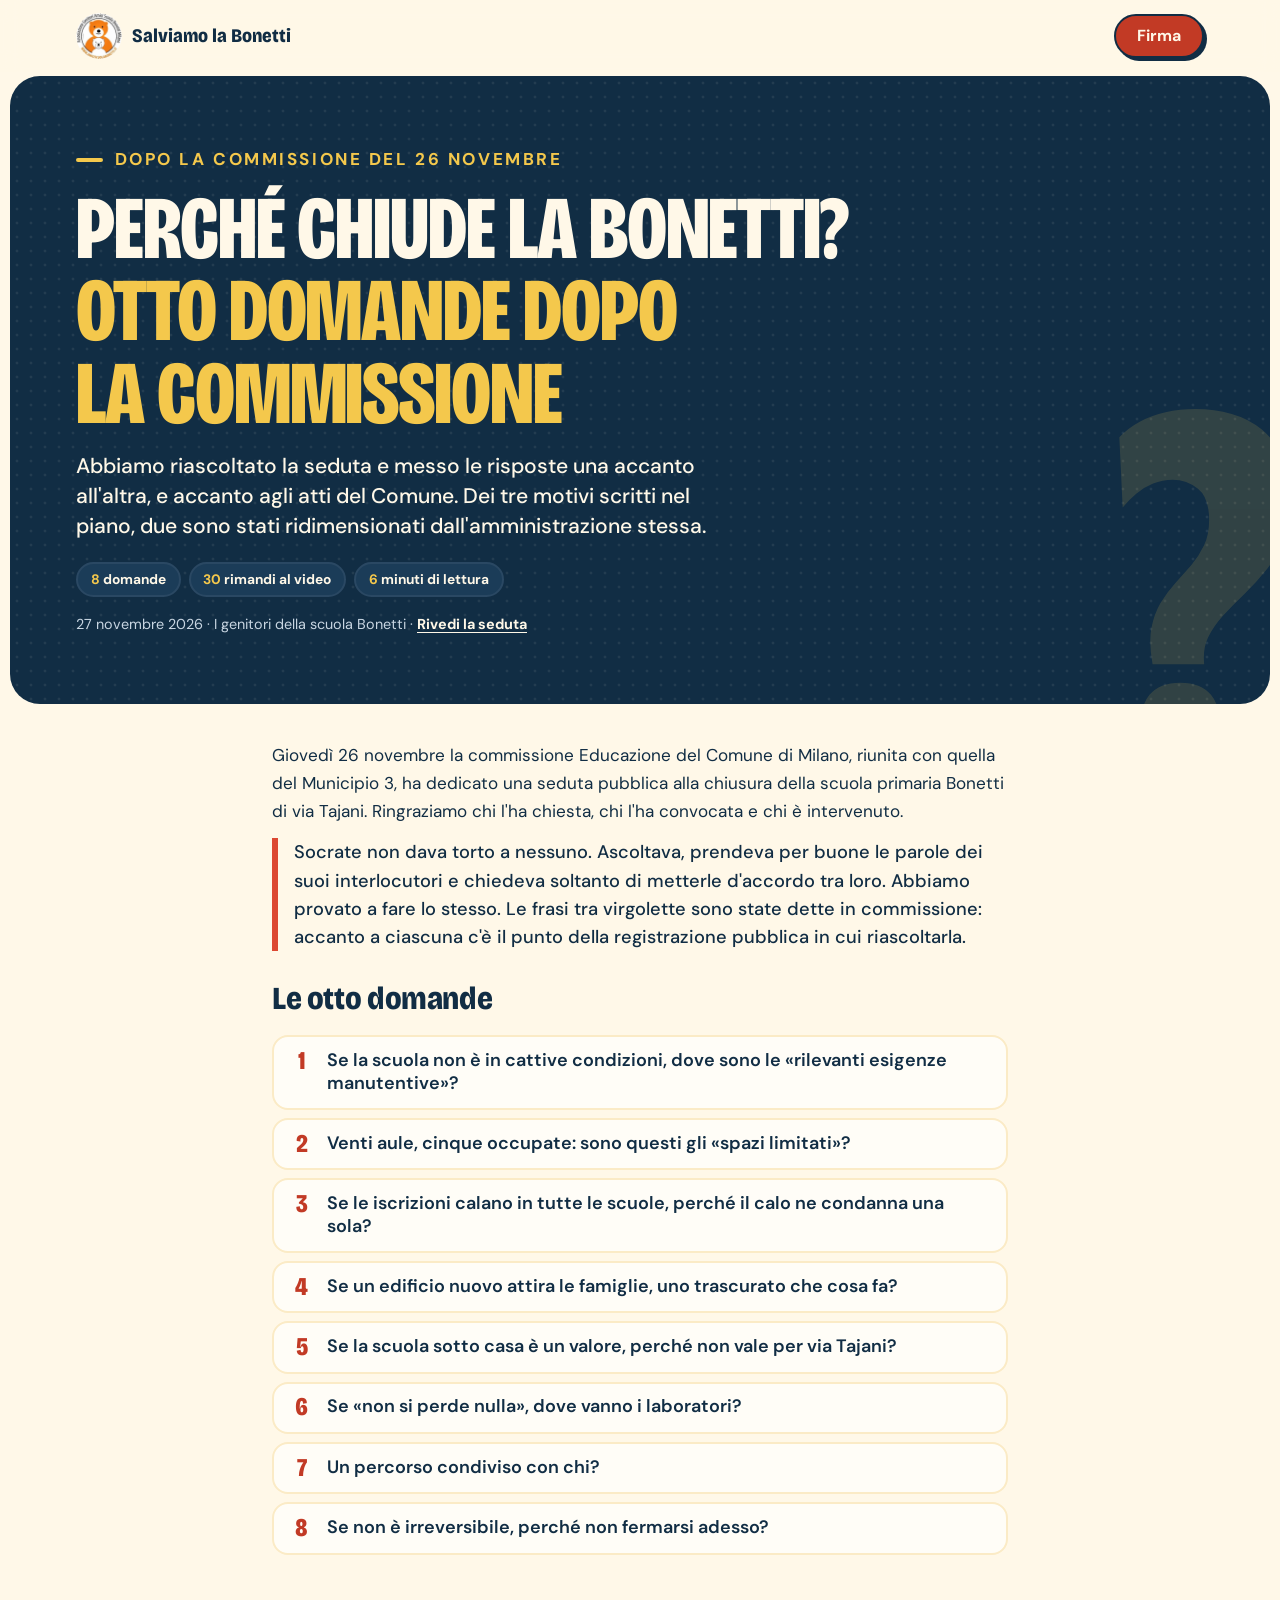
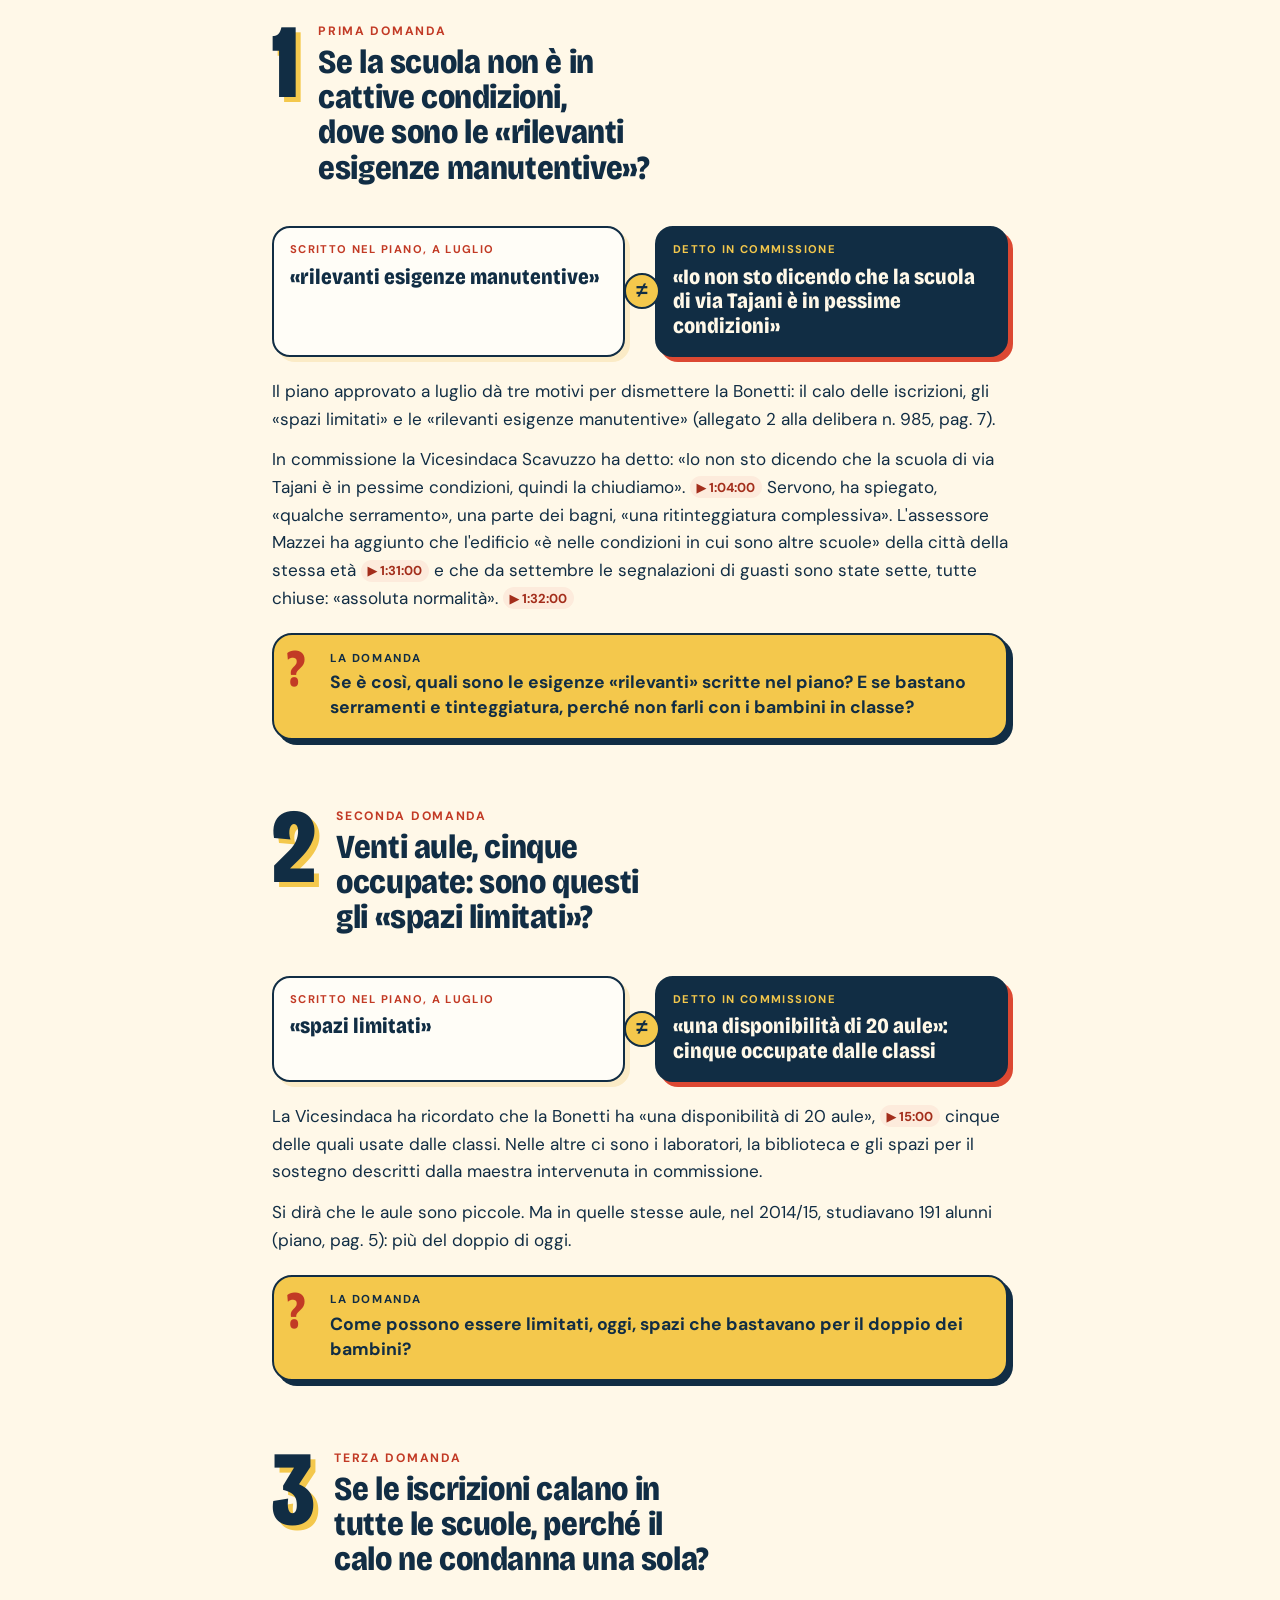
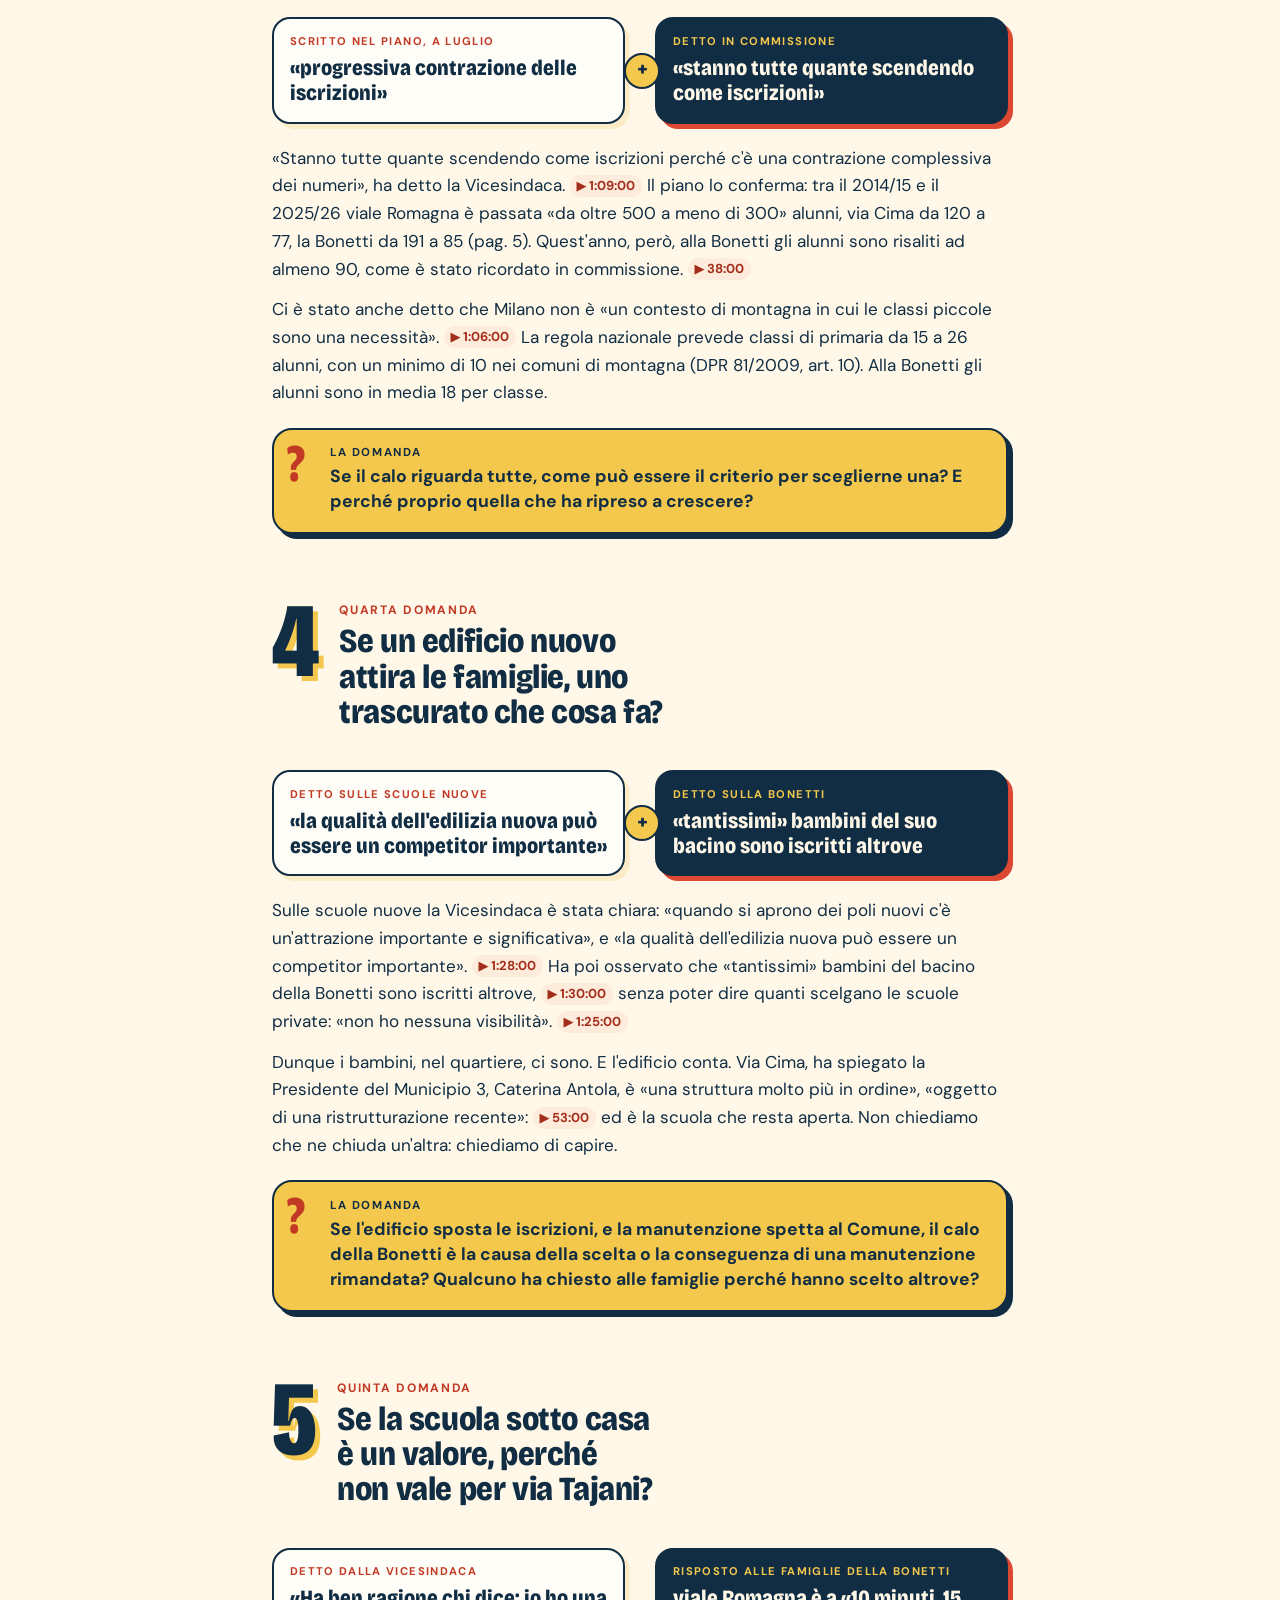
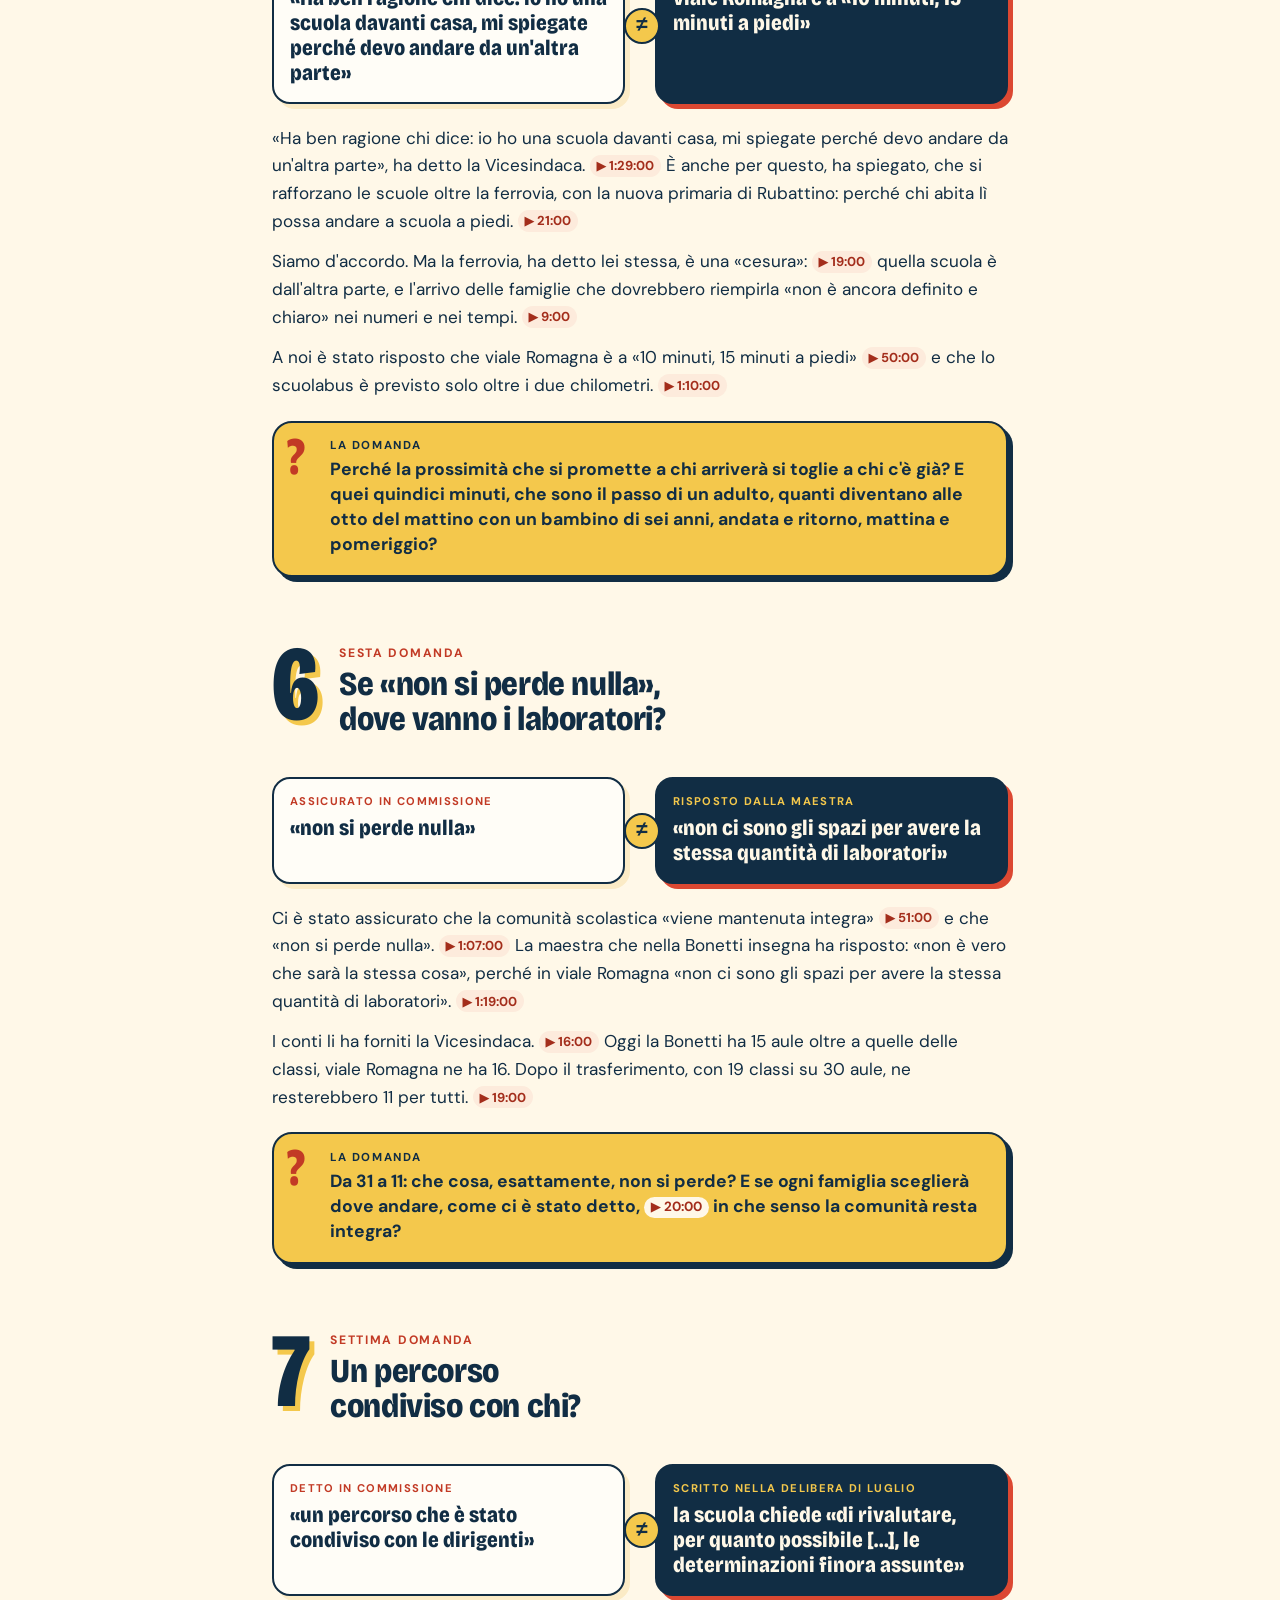
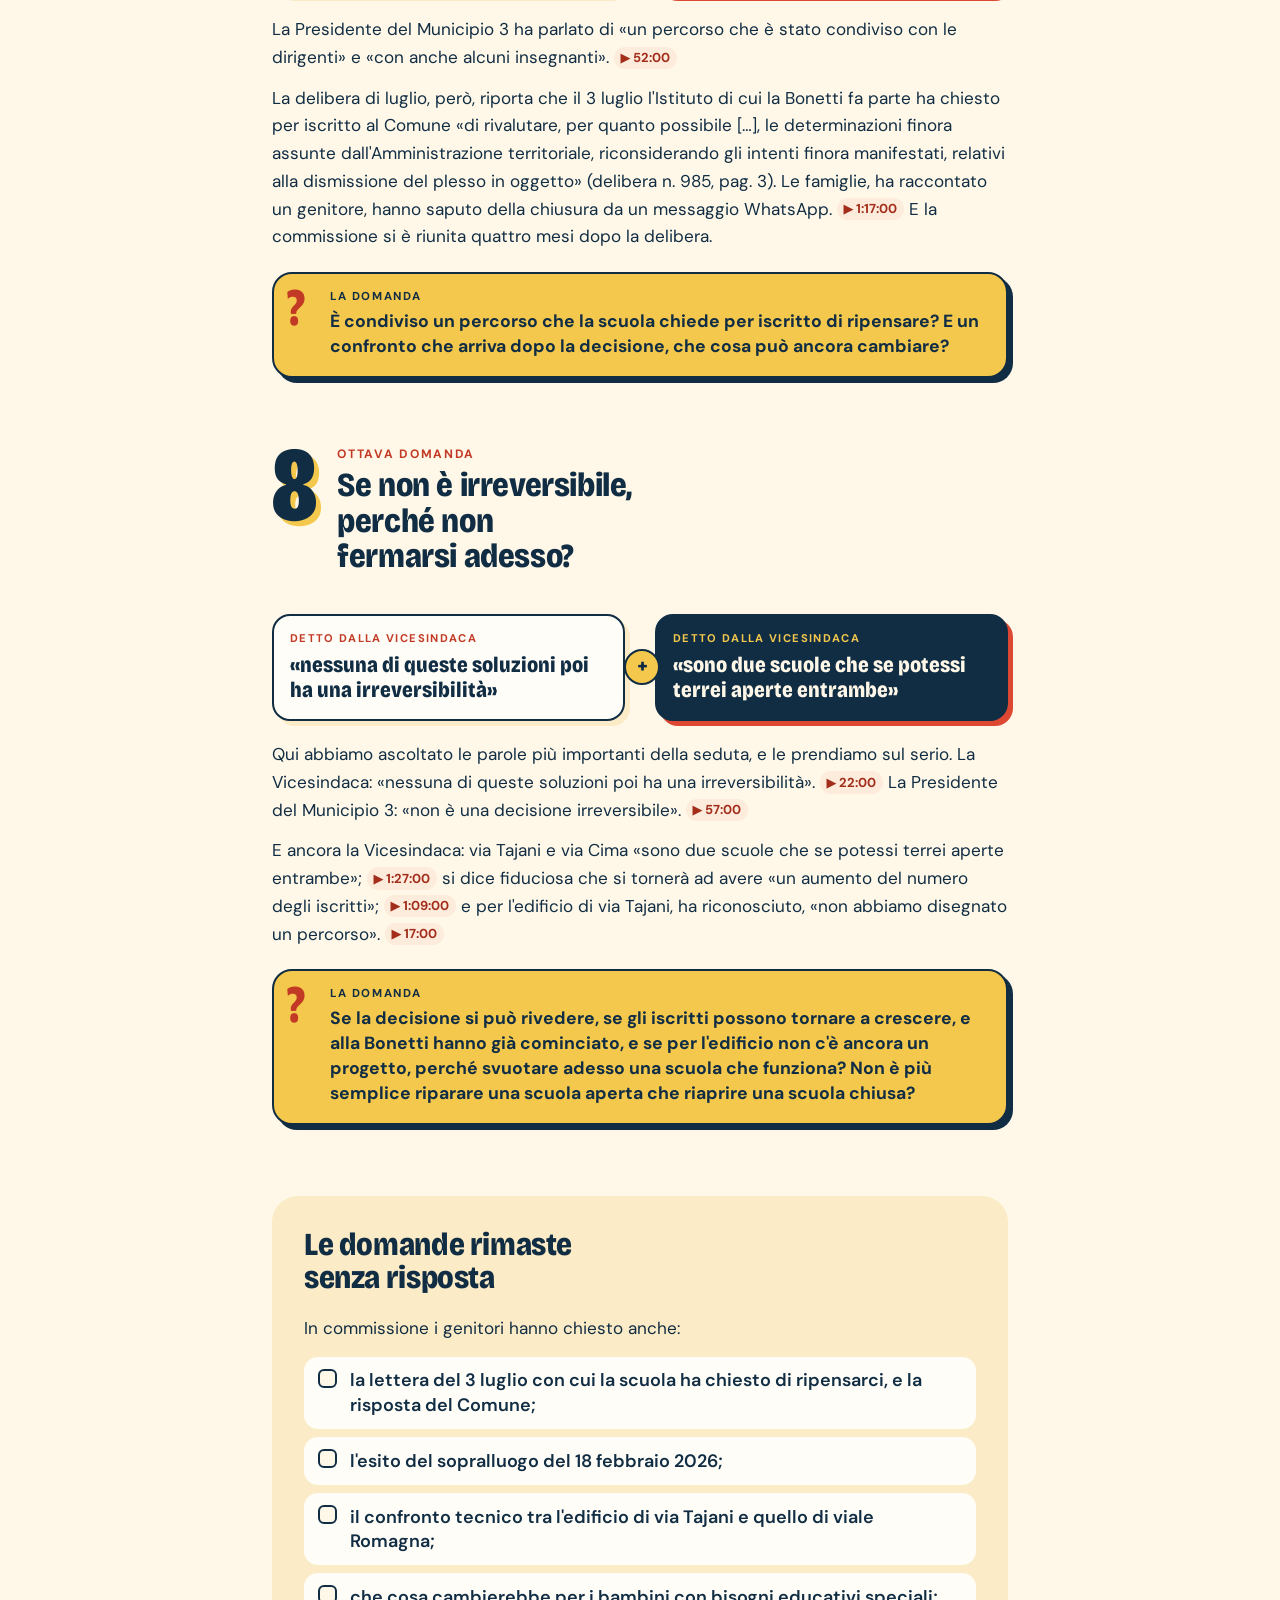
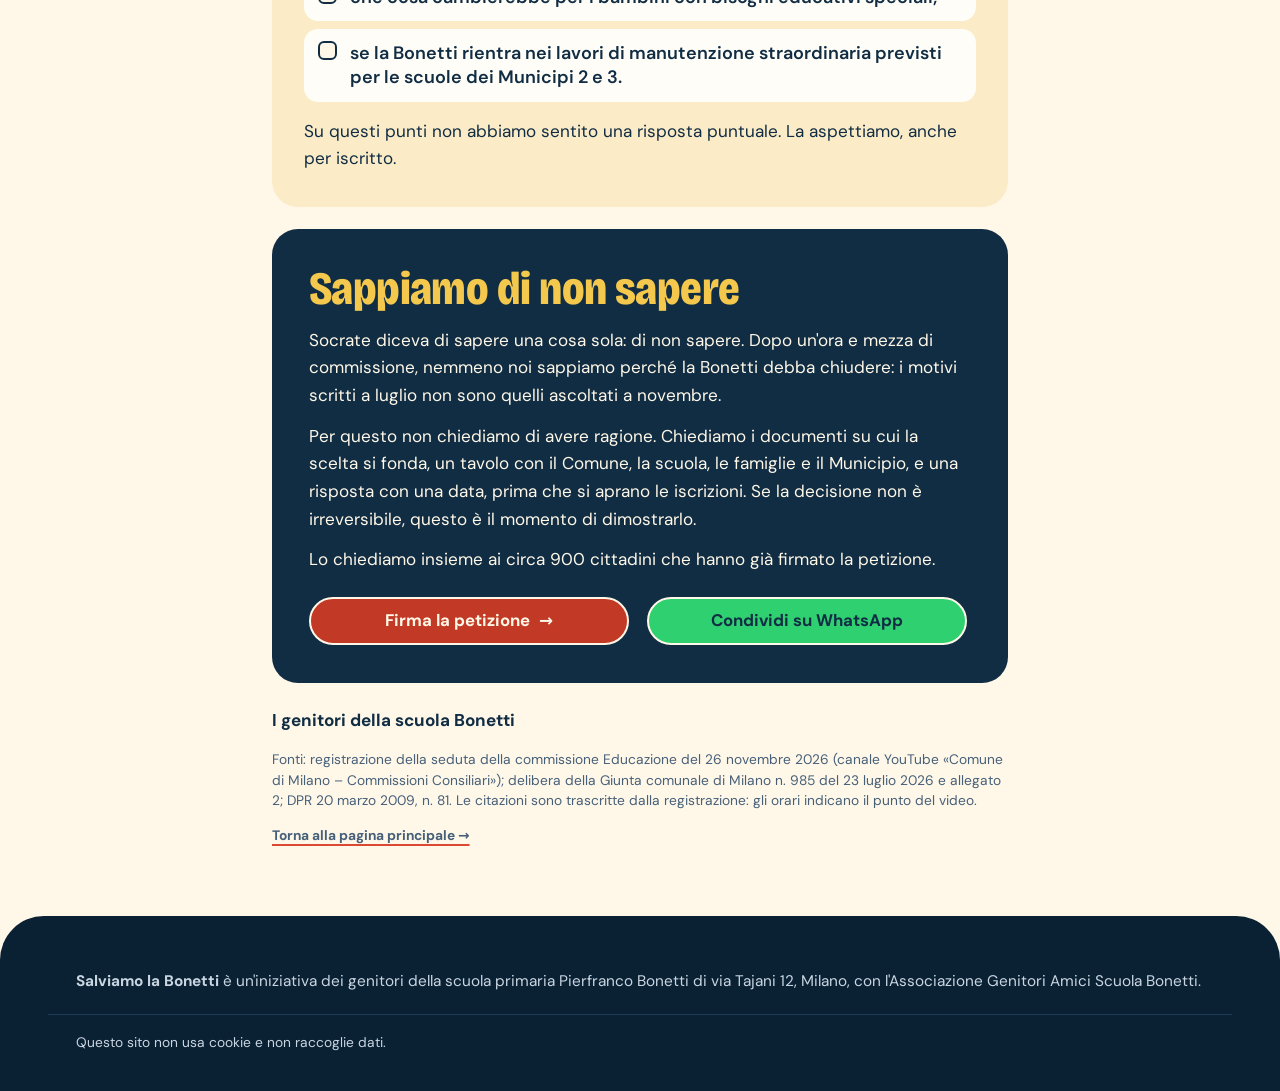
<file: commissione-26-novembre.html>
<!doctype html>
<html lang="it">
<head>
<meta charset="utf-8">
<meta name="viewport" content="width=device-width, initial-scale=1, viewport-fit=cover">
<title>Perché chiude la Bonetti? Otto domande dopo la commissione – Salviamo la Bonetti</title>
<meta name="description" content="Abbiamo riascoltato la seduta e messo le risposte una accanto all'altra, e accanto agli atti del Comune. Dei tre motivi scritti nel piano, due sono stati ridimensionati dall'amministrazione stessa.">
<meta name="theme-color" content="#112D44">
<link rel="canonical" href="https://salviamobonetti.it/commissione-26-novembre.html">
<meta property="og:type" content="article">
<meta property="og:locale" content="it_IT">
<meta property="og:site_name" content="Salviamo la Bonetti">
<meta property="og:title" content="Perché chiude la Bonetti? Otto domande dopo la commissione">
<meta property="og:description" content="Abbiamo riascoltato la seduta e messo le risposte una accanto all'altra, e accanto agli atti del Comune. Dei tre motivi scritti nel piano, due sono stati ridimensionati dall'amministrazione stessa.">
<meta property="og:url" content="https://salviamobonetti.it/commissione-26-novembre.html">
<meta property="og:image" content="https://salviamobonetti.it/assets/img/og-otto-domande.jpg">
<meta property="og:image:width" content="1200">
<meta property="og:image:height" content="630">
<meta name="twitter:card" content="summary_large_image">
<link rel="icon" href="assets/img/favicon.png" type="image/png">
<link rel="apple-touch-icon" href="assets/img/apple-touch-icon.png">
<link rel="preload" href="assets/fonts/bricolage-grotesque-latin.woff2" as="font" type="font/woff2" crossorigin>
<link rel="preload" href="assets/fonts/dm-sans-latin.woff2" as="font" type="font/woff2" crossorigin>
<link rel="stylesheet" href="assets/css/style.css">
<style>
/* ---------- pagina dell'articolo ---------- */
.art { padding-bottom: 2.6rem; }
.art__in { max-width: 46rem; margin-inline: auto; }
.art p { font-size: 1.07rem; line-height: 1.62; }
.art p + p { margin-top: .8rem; }

.ahero { position: relative; overflow: hidden; width: calc(100% - 20px); max-width: 87rem; margin: 4px auto 0; border-radius: 30px; background-color: var(--navy); background-image: radial-gradient(rgba(255, 248, 232, .075) 1.2px, transparent 1.7px); background-size: 14px 14px; color: var(--cream); padding-block: clamp(2.1rem, 6vw, 4.4rem) clamp(2.2rem, 6vw, 4.2rem); --focus: var(--yellow); }
.ahero::after { content: "?"; position: absolute; right: -.04em; bottom: -.3em; font-family: var(--display); font-weight: 800; font-stretch: 75%; font-size: clamp(16rem, 66vw, 34rem); line-height: 1; color: var(--yellow); opacity: .14; pointer-events: none; }
.ahero > .wrap { position: relative; z-index: 1; }
.ahero .eyebrow { color: var(--yellow); --mark: var(--yellow); }
.ahero h1 { animation: none; font-size: clamp(2.55rem, 11.6vw, 5.6rem); line-height: .92; margin: .65rem 0 1.05rem; max-width: 11.5em; text-wrap: balance; }
.ahero h1 em { display: block; font-style: normal; color: var(--yellow); }
.ahero__som { max-width: 40rem; font-size: clamp(1.1rem, 3.7vw, 1.32rem) !important; line-height: 1.42 !important; font-weight: 500; }
.ahero__chips { display: flex; flex-wrap: wrap; gap: .5rem; margin-top: 1.25rem; }
.ahero__chips li { border: 2px solid var(--navy-3); background: var(--navy-2); border-radius: 999px; padding: .32rem .8rem; font-size: .86rem; font-weight: 700; }
.ahero__chips b { color: var(--yellow); }
.ahero__meta { margin-top: 1.05rem; font-size: .9rem !important; color: var(--on-navy-soft); }
.ahero__meta a { color: var(--cream); font-weight: 700; text-underline-offset: 3px; }

.metodo { margin-top: clamp(1.6rem, 5vw, 2.4rem); }
.metodo p:last-child { border-left: 6px solid var(--coral); padding-left: 1rem; font-size: 1.14rem; line-height: 1.55; font-weight: 500; }

.indice { margin-top: 1.9rem; }
.indice h2, .senza h2 { font-size: clamp(1.5rem, 6vw, 2rem); line-height: 1.05; font-stretch: 86%; }
.indice ol { counter-reset: q; display: grid; gap: .5rem; margin-top: .9rem; }
.indice li { counter-increment: q; }
.indice a { display: grid; grid-template-columns: 1.7rem minmax(0, 1fr); gap: .7rem; align-items: start; padding: .72rem .9rem .78rem; background: var(--paper); border: 2px solid var(--sand); border-radius: 16px; text-decoration: none; font-weight: 600; line-height: 1.3; transition: background-color .18s ease, border-color .18s ease; }
.indice a::before { content: counter(q); font-family: var(--display); font-weight: 800; font-stretch: 78%; font-size: 1.6rem; line-height: .95; color: var(--coral-deep); text-align: center; }
@media (hover: hover) { .indice a:hover { background: var(--yellow-soft); border-color: var(--yellow); } }

.punto { margin-top: clamp(2.8rem, 8vw, 4.2rem); scroll-margin-top: 14px; }
.punto__testa { display: grid; grid-template-columns: auto minmax(0, 1fr); column-gap: .95rem; align-items: start; }
.punto__num { grid-row: 1 / span 2; font-family: var(--display); font-weight: 800; font-stretch: 75%; font-size: clamp(4.6rem, 21vw, 6.6rem); line-height: .78; color: var(--navy); text-shadow: 5px 5px 0 var(--yellow); padding-right: 5px; }
.punto__et { align-self: end; font-weight: 700; font-size: .76rem; letter-spacing: .14em; text-transform: uppercase; color: var(--coral-deep); margin-bottom: .3rem; }
@media (min-width: 980px) { .punto { scroll-margin-top: 96px; } }
.punto h2 { font-size: clamp(1.5rem, 6.1vw, 2.1rem); line-height: 1.05; font-stretch: 86%; text-wrap: balance; }

.vs { display: grid; gap: 16px; margin: 1.25rem 0 1.3rem; }
.vs__c { position: relative; display: grid; gap: .4rem; align-content: start; border: 2.5px solid var(--navy); border-radius: 18px; padding: .85rem 1rem 1rem; }
.vs__a { background: var(--paper); box-shadow: 5px 5px 0 var(--sand); }
.vs__b { background: var(--navy); color: var(--cream); box-shadow: 5px 5px 0 var(--coral); }
.vs__et { font-size: .7rem; font-weight: 700; letter-spacing: .12em; text-transform: uppercase; color: var(--coral-deep); }
.vs__b .vs__et { color: var(--yellow); }
.art .vs__t { font-family: var(--display); font-weight: 800; font-stretch: 84%; font-size: clamp(1.14rem, 4.7vw, 1.36rem); line-height: 1.14; }
.vs__segno { position: absolute; left: 50%; top: -8px; transform: translate(-50%, -50%); width: 2.25rem; height: 2.25rem; display: grid; place-items: center; border-radius: 50%; background: var(--yellow); color: var(--navy); border: 2.5px solid var(--navy); font-family: var(--display); font-weight: 800; font-size: 1.3rem; line-height: 1; z-index: 2; }
@media (min-width: 640px) {
  .vs { grid-template-columns: 1fr 1fr; gap: 30px; }
  .vs__segno { left: -15px; top: 50%; }
}

.art a.min { display: inline-block; padding: .02em .5em .06em; border-radius: 999px; background: var(--coral-soft); color: var(--coral-dark); font-size: .76em; font-weight: 700; text-decoration: none; white-space: nowrap; vertical-align: .1em; transition: background-color .18s ease; }
@media (hover: hover) { .art a.min:hover { background: var(--yellow); color: var(--navy); } }

.art .dom { position: relative; margin-top: 1.3rem; background: var(--yellow); border: 2.5px solid var(--navy); border-radius: 20px; box-shadow: 5px 5px 0 var(--navy); padding: .95rem 1.05rem 1.1rem 3.5rem; font-weight: 700; font-size: 1.1rem; line-height: 1.42; }
.art .dom::before { content: "?"; position: absolute; left: .8rem; top: .5rem; font-family: var(--display); font-weight: 800; font-stretch: 75%; font-size: 3.3rem; line-height: 1; color: var(--coral-deep); }
.art .dom b { display: block; font-size: .72rem; letter-spacing: .14em; text-transform: uppercase; margin-bottom: .2rem; }
.art .dom a.min { background: var(--cream); }

.senza { margin-top: clamp(3rem, 8vw, 4.4rem); background: var(--sand); border-radius: 26px; padding: 1.5rem 1.15rem 1.6rem; }
.senza ul { display: grid; gap: .5rem; margin: .9rem 0 1rem; }
.senza li { position: relative; background: var(--paper); border-radius: 14px; padding: .72rem .9rem .76rem 2.85rem; font-weight: 600; line-height: 1.35; }
.senza li::before { content: ""; position: absolute; left: .85rem; top: .74rem; width: 1.2rem; height: 1.2rem; border: 2.5px solid var(--navy); border-radius: 6px; background: var(--cream); }

.fine { position: relative; overflow: hidden; margin-top: 1.4rem; background: var(--navy); color: var(--cream); border-radius: 26px; padding: 1.7rem 1.25rem 1.8rem; --focus: var(--yellow); }
.fine h2 { font-size: clamp(1.9rem, 8vw, 2.9rem); line-height: 1; color: var(--yellow); margin-bottom: .9rem; }
.fine__btns { display: grid; gap: .85rem; margin-top: 1.4rem; }
.fine .btn { border-color: var(--cream); width: calc(100% - 4px); }
.firma { margin-top: 1.5rem; font-weight: 700; }
.art .fonti { margin-top: .9rem; font-size: .86rem; line-height: 1.5; color: var(--muted); }

.adock { position: fixed; left: 0; right: 0; bottom: 0; z-index: 40; display: grid; grid-template-columns: 1fr 1fr; gap: .6rem; padding: .6rem 12px calc(.6rem + env(safe-area-inset-bottom, 0px)); background: var(--navy-deep); border-radius: 18px 18px 0 0; }
.adock .btn { min-height: 46px; padding-inline: .5em; font-size: .98rem; border-color: var(--cream); box-shadow: none; white-space: nowrap; }
@media (min-width: 700px) {
  .senza { padding: 2rem 2rem 2.1rem; }
  .fine { padding: 2.3rem 2.3rem 2.4rem; }
  .fine__btns { grid-template-columns: 1fr 1fr; }
}
@media (min-width: 900px) { .adock { display: none; } .foot { padding-bottom: 2.4rem; } }
</style>
</head>

<body>
<a class="skip" href="#contenuto">Vai al contenuto</a>

<header class="top">
  <div class="wrap top__in">
    <a class="brand" href="./" aria-label="Salviamo la Bonetti, pagina principale">
      <img src="assets/img/logo-192.png" width="44" height="44" alt="">
      <span>Salviamo la Bonetti</span>
    </a>
    <div class="top__act">
      <a class="btn btn--small" href="https://partecipazione.comune.milano.it/initiatives/i-768" target="_blank" rel="noopener">Firma</a>
    </div>
  </div>
</header>

<main id="contenuto" class="art">
  <div class="ahero">
    <div class="wrap">
      <p class="eyebrow">Dopo la commissione del 26 novembre</p>
      <h1>Perché chiude la Bonetti? <em>Otto domande dopo la commissione</em></h1>
      <p class="ahero__som">Abbiamo riascoltato la seduta e messo le risposte una accanto all'altra, e accanto agli atti del Comune. Dei tre motivi scritti nel piano, due sono stati ridimensionati dall'amministrazione stessa.</p>
      <ul class="ahero__chips">
        <li><b>8</b> domande</li>
        <li><b>30</b> rimandi al video</li>
        <li><b>6</b> minuti di lettura</li>
      </ul>
      <p class="ahero__meta">27 novembre 2026 · I genitori della scuola Bonetti · <a href="https://www.youtube.com/watch?v=cr9SLqqQcCg" target="_blank" rel="noopener">Rivedi la seduta</a></p>
    </div>
  </div>

  <article class="wrap"><div class="art__in">
    <div class="metodo">
      <p>Giovedì 26 novembre la commissione Educazione del Comune di Milano, riunita con quella del Municipio 3, ha dedicato una seduta pubblica alla chiusura della scuola primaria Bonetti di via Tajani. Ringraziamo chi l'ha chiesta, chi l'ha convocata e chi è intervenuto.</p>
      <p>Socrate non dava torto a nessuno. Ascoltava, prendeva per buone le parole dei suoi interlocutori e chiedeva soltanto di metterle d'accordo tra loro. Abbiamo provato a fare lo stesso. Le frasi tra virgolette sono state dette in commissione: accanto a ciascuna c'è il punto della registrazione pubblica in cui riascoltarla.</p>
    </div>

    <nav class="indice" aria-label="Le otto domande">
      <h2>Le otto domande</h2>
      <ol>
        <li><a href="#d1">Se la scuola non è in cattive condizioni, dove sono le «rilevanti esigenze manutentive»?</a></li>
        <li><a href="#d2">Venti aule, cinque occupate: sono questi gli «spazi limitati»?</a></li>
        <li><a href="#d3">Se le iscrizioni calano in tutte le scuole, perché il calo ne condanna una sola?</a></li>
        <li><a href="#d4">Se un edificio nuovo attira le famiglie, uno trascurato che cosa fa?</a></li>
        <li><a href="#d5">Se la scuola sotto casa è un valore, perché non vale per via Tajani?</a></li>
        <li><a href="#d6">Se «non si perde nulla», dove vanno i laboratori?</a></li>
        <li><a href="#d7">Un percorso condiviso con chi?</a></li>
        <li><a href="#d8">Se non è irreversibile, perché non fermarsi adesso?</a></li>
      </ol>
    </nav>

    <section class="punto" id="d1">
      <div class="punto__testa">
        <span class="punto__num" aria-hidden="true">1</span>
        <span class="punto__et">Prima domanda</span>
        <h2>Se la scuola non è in cattive condizioni, dove sono le «rilevanti esigenze manutentive»?</h2>
      </div>
      <div class="vs">
        <div class="vs__c vs__a"><span class="vs__et">Scritto nel piano, a luglio</span><p class="vs__t">«rilevanti esigenze manutentive»</p></div>
        <div class="vs__c vs__b"><span class="vs__segno" aria-hidden="true">≠</span><span class="vs__et">Detto in commissione</span><p class="vs__t">«Io non sto dicendo che la scuola di via Tajani è in pessime condizioni»</p></div>
      </div>
      <p>Il piano approvato a luglio dà tre motivi per dismettere la Bonetti: il calo delle iscrizioni, gli «spazi limitati» e le «rilevanti esigenze manutentive» (allegato 2 alla delibera n. 985, pag. 7).</p>
      <p>In commissione la Vicesindaca Scavuzzo ha detto: «Io non sto dicendo che la scuola di via Tajani è in pessime condizioni, quindi la chiudiamo». <a class="min" href="https://www.youtube.com/watch?v=cr9SLqqQcCg&amp;t=3840s" target="_blank" rel="noopener" aria-label="Ascolta nel video a 1:04:00">▶&nbsp;1:04:00</a> Servono, ha spiegato, «qualche serramento», una parte dei bagni, «una ritinteggiatura complessiva». L'assessore Mazzei ha aggiunto che l'edificio «è nelle condizioni in cui sono altre scuole» della città della stessa età <a class="min" href="https://www.youtube.com/watch?v=cr9SLqqQcCg&amp;t=5460s" target="_blank" rel="noopener" aria-label="Ascolta nel video a 1:31:00">▶&nbsp;1:31:00</a> e che da settembre le segnalazioni di guasti sono state sette, tutte chiuse: «assoluta normalità». <a class="min" href="https://www.youtube.com/watch?v=cr9SLqqQcCg&amp;t=5520s" target="_blank" rel="noopener" aria-label="Ascolta nel video a 1:32:00">▶&nbsp;1:32:00</a></p>
      <p class="dom"><b>La domanda</b>Se è così, quali sono le esigenze «rilevanti» scritte nel piano? E se bastano serramenti e tinteggiatura, perché non farli con i bambini in classe?</p>
    </section>

    <section class="punto" id="d2">
      <div class="punto__testa">
        <span class="punto__num" aria-hidden="true">2</span>
        <span class="punto__et">Seconda domanda</span>
        <h2>Venti aule, cinque occupate: sono questi gli «spazi limitati»?</h2>
      </div>
      <div class="vs">
        <div class="vs__c vs__a"><span class="vs__et">Scritto nel piano, a luglio</span><p class="vs__t">«spazi limitati»</p></div>
        <div class="vs__c vs__b"><span class="vs__segno" aria-hidden="true">≠</span><span class="vs__et">Detto in commissione</span><p class="vs__t">«una disponibilità di 20 aule»: cinque occupate dalle classi</p></div>
      </div>
      <p>La Vicesindaca ha ricordato che la Bonetti ha «una disponibilità di 20 aule», <a class="min" href="https://www.youtube.com/watch?v=cr9SLqqQcCg&amp;t=900s" target="_blank" rel="noopener" aria-label="Ascolta nel video a 15:00">▶&nbsp;15:00</a> cinque delle quali usate dalle classi. Nelle altre ci sono i laboratori, la biblioteca e gli spazi per il sostegno descritti dalla maestra intervenuta in commissione.</p>
      <p>Si dirà che le aule sono piccole. Ma in quelle stesse aule, nel 2014/15, studiavano 191 alunni (piano, pag. 5): più del doppio di oggi.</p>
      <p class="dom"><b>La domanda</b>Come possono essere limitati, oggi, spazi che bastavano per il doppio dei bambini?</p>
    </section>

    <section class="punto" id="d3">
      <div class="punto__testa">
        <span class="punto__num" aria-hidden="true">3</span>
        <span class="punto__et">Terza domanda</span>
        <h2>Se le iscrizioni calano in tutte le scuole, perché il calo ne condanna una sola?</h2>
      </div>
      <div class="vs">
        <div class="vs__c vs__a"><span class="vs__et">Scritto nel piano, a luglio</span><p class="vs__t">«progressiva contrazione delle iscrizioni»</p></div>
        <div class="vs__c vs__b"><span class="vs__segno" aria-hidden="true">+</span><span class="vs__et">Detto in commissione</span><p class="vs__t">«stanno tutte quante scendendo come iscrizioni»</p></div>
      </div>
      <p>«Stanno tutte quante scendendo come iscrizioni perché c'è una contrazione complessiva dei numeri», ha detto la Vicesindaca. <a class="min" href="https://www.youtube.com/watch?v=cr9SLqqQcCg&amp;t=4140s" target="_blank" rel="noopener" aria-label="Ascolta nel video a 1:09:00">▶&nbsp;1:09:00</a> Il piano lo conferma: tra il 2014/15 e il 2025/26 viale Romagna è passata «da oltre 500 a meno di 300» alunni, via Cima da 120 a 77, la Bonetti da 191 a 85 (pag. 5). Quest'anno, però, alla Bonetti gli alunni sono risaliti ad almeno 90, come è stato ricordato in commissione. <a class="min" href="https://www.youtube.com/watch?v=cr9SLqqQcCg&amp;t=2280s" target="_blank" rel="noopener" aria-label="Ascolta nel video a 38:00">▶&nbsp;38:00</a></p>
      <p>Ci è stato anche detto che Milano non è «un contesto di montagna in cui le classi piccole sono una necessità». <a class="min" href="https://www.youtube.com/watch?v=cr9SLqqQcCg&amp;t=3960s" target="_blank" rel="noopener" aria-label="Ascolta nel video a 1:06:00">▶&nbsp;1:06:00</a> La regola nazionale prevede classi di primaria da 15 a 26 alunni, con un minimo di 10 nei comuni di montagna (DPR 81/2009, art. 10). Alla Bonetti gli alunni sono in media 18 per classe.</p>
      <p class="dom"><b>La domanda</b>Se il calo riguarda tutte, come può essere il criterio per sceglierne una? E perché proprio quella che ha ripreso a crescere?</p>
    </section>

    <section class="punto" id="d4">
      <div class="punto__testa">
        <span class="punto__num" aria-hidden="true">4</span>
        <span class="punto__et">Quarta domanda</span>
        <h2>Se un edificio nuovo attira le famiglie, uno trascurato che cosa fa?</h2>
      </div>
      <div class="vs">
        <div class="vs__c vs__a"><span class="vs__et">Detto sulle scuole nuove</span><p class="vs__t">«la qualità dell'edilizia nuova può essere un competitor importante»</p></div>
        <div class="vs__c vs__b"><span class="vs__segno" aria-hidden="true">+</span><span class="vs__et">Detto sulla Bonetti</span><p class="vs__t">«tantissimi» bambini del suo bacino sono iscritti altrove</p></div>
      </div>
      <p>Sulle scuole nuove la Vicesindaca è stata chiara: «quando si aprono dei poli nuovi c'è un'attrazione importante e significativa», e «la qualità dell'edilizia nuova può essere un competitor importante». <a class="min" href="https://www.youtube.com/watch?v=cr9SLqqQcCg&amp;t=5280s" target="_blank" rel="noopener" aria-label="Ascolta nel video a 1:28:00">▶&nbsp;1:28:00</a> Ha poi osservato che «tantissimi» bambini del bacino della Bonetti sono iscritti altrove, <a class="min" href="https://www.youtube.com/watch?v=cr9SLqqQcCg&amp;t=5400s" target="_blank" rel="noopener" aria-label="Ascolta nel video a 1:30:00">▶&nbsp;1:30:00</a> senza poter dire quanti scelgano le scuole private: «non ho nessuna visibilità». <a class="min" href="https://www.youtube.com/watch?v=cr9SLqqQcCg&amp;t=5100s" target="_blank" rel="noopener" aria-label="Ascolta nel video a 1:25:00">▶&nbsp;1:25:00</a></p>
      <p>Dunque i bambini, nel quartiere, ci sono. E l'edificio conta. Via Cima, ha spiegato la Presidente del Municipio 3, Caterina Antola, è «una struttura molto più in ordine», «oggetto di una ristrutturazione recente»: <a class="min" href="https://www.youtube.com/watch?v=cr9SLqqQcCg&amp;t=3180s" target="_blank" rel="noopener" aria-label="Ascolta nel video a 53:00">▶&nbsp;53:00</a> ed è la scuola che resta aperta. Non chiediamo che ne chiuda un'altra: chiediamo di capire.</p>
      <p class="dom"><b>La domanda</b>Se l'edificio sposta le iscrizioni, e la manutenzione spetta al Comune, il calo della Bonetti è la causa della scelta o la conseguenza di una manutenzione rimandata? Qualcuno ha chiesto alle famiglie perché hanno scelto altrove?</p>
    </section>

    <section class="punto" id="d5">
      <div class="punto__testa">
        <span class="punto__num" aria-hidden="true">5</span>
        <span class="punto__et">Quinta domanda</span>
        <h2>Se la scuola sotto casa è un valore, perché non vale per via Tajani?</h2>
      </div>
      <div class="vs">
        <div class="vs__c vs__a"><span class="vs__et">Detto dalla Vicesindaca</span><p class="vs__t">«Ha ben ragione chi dice: io ho una scuola davanti casa, mi spiegate perché devo andare da un'altra parte»</p></div>
        <div class="vs__c vs__b"><span class="vs__segno" aria-hidden="true">≠</span><span class="vs__et">Risposto alle famiglie della Bonetti</span><p class="vs__t">viale Romagna è a «10 minuti, 15 minuti a piedi»</p></div>
      </div>
      <p>«Ha ben ragione chi dice: io ho una scuola davanti casa, mi spiegate perché devo andare da un'altra parte», ha detto la Vicesindaca. <a class="min" href="https://www.youtube.com/watch?v=cr9SLqqQcCg&amp;t=5340s" target="_blank" rel="noopener" aria-label="Ascolta nel video a 1:29:00">▶&nbsp;1:29:00</a> È anche per questo, ha spiegato, che si rafforzano le scuole oltre la ferrovia, con la nuova primaria di Rubattino: perché chi abita lì possa andare a scuola a piedi. <a class="min" href="https://www.youtube.com/watch?v=cr9SLqqQcCg&amp;t=1260s" target="_blank" rel="noopener" aria-label="Ascolta nel video a 21:00">▶&nbsp;21:00</a></p>
      <p>Siamo d'accordo. Ma la ferrovia, ha detto lei stessa, è una «cesura»: <a class="min" href="https://www.youtube.com/watch?v=cr9SLqqQcCg&amp;t=1140s" target="_blank" rel="noopener" aria-label="Ascolta nel video a 19:00">▶&nbsp;19:00</a> quella scuola è dall'altra parte, e l'arrivo delle famiglie che dovrebbero riempirla «non è ancora definito e chiaro» nei numeri e nei tempi. <a class="min" href="https://www.youtube.com/watch?v=cr9SLqqQcCg&amp;t=540s" target="_blank" rel="noopener" aria-label="Ascolta nel video a 9:00">▶&nbsp;9:00</a></p>
      <p>A noi è stato risposto che viale Romagna è a «10 minuti, 15 minuti a piedi» <a class="min" href="https://www.youtube.com/watch?v=cr9SLqqQcCg&amp;t=3000s" target="_blank" rel="noopener" aria-label="Ascolta nel video a 50:00">▶&nbsp;50:00</a> e che lo scuolabus è previsto solo oltre i due chilometri. <a class="min" href="https://www.youtube.com/watch?v=cr9SLqqQcCg&amp;t=4200s" target="_blank" rel="noopener" aria-label="Ascolta nel video a 1:10:00">▶&nbsp;1:10:00</a></p>
      <p class="dom"><b>La domanda</b>Perché la prossimità che si promette a chi arriverà si toglie a chi c'è già? E quei quindici minuti, che sono il passo di un adulto, quanti diventano alle otto del mattino con un bambino di sei anni, andata e ritorno, mattina e pomeriggio?</p>
    </section>

    <section class="punto" id="d6">
      <div class="punto__testa">
        <span class="punto__num" aria-hidden="true">6</span>
        <span class="punto__et">Sesta domanda</span>
        <h2>Se «non si perde nulla», dove vanno i laboratori?</h2>
      </div>
      <div class="vs">
        <div class="vs__c vs__a"><span class="vs__et">Assicurato in commissione</span><p class="vs__t">«non si perde nulla»</p></div>
        <div class="vs__c vs__b"><span class="vs__segno" aria-hidden="true">≠</span><span class="vs__et">Risposto dalla maestra</span><p class="vs__t">«non ci sono gli spazi per avere la stessa quantità di laboratori»</p></div>
      </div>
      <p>Ci è stato assicurato che la comunità scolastica «viene mantenuta integra» <a class="min" href="https://www.youtube.com/watch?v=cr9SLqqQcCg&amp;t=3060s" target="_blank" rel="noopener" aria-label="Ascolta nel video a 51:00">▶&nbsp;51:00</a> e che «non si perde nulla». <a class="min" href="https://www.youtube.com/watch?v=cr9SLqqQcCg&amp;t=4020s" target="_blank" rel="noopener" aria-label="Ascolta nel video a 1:07:00">▶&nbsp;1:07:00</a> La maestra che nella Bonetti insegna ha risposto: «non è vero che sarà la stessa cosa», perché in viale Romagna «non ci sono gli spazi per avere la stessa quantità di laboratori». <a class="min" href="https://www.youtube.com/watch?v=cr9SLqqQcCg&amp;t=4740s" target="_blank" rel="noopener" aria-label="Ascolta nel video a 1:19:00">▶&nbsp;1:19:00</a></p>
      <p>I conti li ha forniti la Vicesindaca. <a class="min" href="https://www.youtube.com/watch?v=cr9SLqqQcCg&amp;t=960s" target="_blank" rel="noopener" aria-label="Ascolta nel video a 16:00">▶&nbsp;16:00</a> Oggi la Bonetti ha 15 aule oltre a quelle delle classi, viale Romagna ne ha 16. Dopo il trasferimento, con 19 classi su 30 aule, ne resterebbero 11 per tutti. <a class="min" href="https://www.youtube.com/watch?v=cr9SLqqQcCg&amp;t=1140s" target="_blank" rel="noopener" aria-label="Ascolta nel video a 19:00">▶&nbsp;19:00</a></p>
      <p class="dom"><b>La domanda</b>Da 31 a 11: che cosa, esattamente, non si perde? E se ogni famiglia sceglierà dove andare, come ci è stato detto, <a class="min" href="https://www.youtube.com/watch?v=cr9SLqqQcCg&amp;t=1200s" target="_blank" rel="noopener" aria-label="Ascolta nel video a 20:00">▶&nbsp;20:00</a> in che senso la comunità resta integra?</p>
    </section>

    <section class="punto" id="d7">
      <div class="punto__testa">
        <span class="punto__num" aria-hidden="true">7</span>
        <span class="punto__et">Settima domanda</span>
        <h2>Un percorso condiviso con chi?</h2>
      </div>
      <div class="vs">
        <div class="vs__c vs__a"><span class="vs__et">Detto in commissione</span><p class="vs__t">«un percorso che è stato condiviso con le dirigenti»</p></div>
        <div class="vs__c vs__b"><span class="vs__segno" aria-hidden="true">≠</span><span class="vs__et">Scritto nella delibera di luglio</span><p class="vs__t">la scuola chiede «di rivalutare, per quanto possibile […], le determinazioni finora assunte»</p></div>
      </div>
      <p>La Presidente del Municipio 3 ha parlato di «un percorso che è stato condiviso con le dirigenti» e «con anche alcuni insegnanti». <a class="min" href="https://www.youtube.com/watch?v=cr9SLqqQcCg&amp;t=3120s" target="_blank" rel="noopener" aria-label="Ascolta nel video a 52:00">▶&nbsp;52:00</a></p>
      <p>La delibera di luglio, però, riporta che il 3 luglio l'Istituto di cui la Bonetti fa parte ha chiesto per iscritto al Comune «di rivalutare, per quanto possibile […], le determinazioni finora assunte dall'Amministrazione territoriale, riconsiderando gli intenti finora manifestati, relativi alla dismissione del plesso in oggetto» (delibera n. 985, pag. 3). Le famiglie, ha raccontato un genitore, hanno saputo della chiusura da un messaggio WhatsApp. <a class="min" href="https://www.youtube.com/watch?v=cr9SLqqQcCg&amp;t=4620s" target="_blank" rel="noopener" aria-label="Ascolta nel video a 1:17:00">▶&nbsp;1:17:00</a> E la commissione si è riunita quattro mesi dopo la delibera.</p>
      <p class="dom"><b>La domanda</b>È condiviso un percorso che la scuola chiede per iscritto di ripensare? E un confronto che arriva dopo la decisione, che cosa può ancora cambiare?</p>
    </section>

    <section class="punto" id="d8">
      <div class="punto__testa">
        <span class="punto__num" aria-hidden="true">8</span>
        <span class="punto__et">Ottava domanda</span>
        <h2>Se non è irreversibile, perché non fermarsi adesso?</h2>
      </div>
      <div class="vs">
        <div class="vs__c vs__a"><span class="vs__et">Detto dalla Vicesindaca</span><p class="vs__t">«nessuna di queste soluzioni poi ha una irreversibilità»</p></div>
        <div class="vs__c vs__b"><span class="vs__segno" aria-hidden="true">+</span><span class="vs__et">Detto dalla Vicesindaca</span><p class="vs__t">«sono due scuole che se potessi terrei aperte entrambe»</p></div>
      </div>
      <p>Qui abbiamo ascoltato le parole più importanti della seduta, e le prendiamo sul serio. La Vicesindaca: «nessuna di queste soluzioni poi ha una irreversibilità». <a class="min" href="https://www.youtube.com/watch?v=cr9SLqqQcCg&amp;t=1320s" target="_blank" rel="noopener" aria-label="Ascolta nel video a 22:00">▶&nbsp;22:00</a> La Presidente del Municipio 3: «non è una decisione irreversibile». <a class="min" href="https://www.youtube.com/watch?v=cr9SLqqQcCg&amp;t=3420s" target="_blank" rel="noopener" aria-label="Ascolta nel video a 57:00">▶&nbsp;57:00</a></p>
      <p>E ancora la Vicesindaca: via Tajani e via Cima «sono due scuole che se potessi terrei aperte entrambe»; <a class="min" href="https://www.youtube.com/watch?v=cr9SLqqQcCg&amp;t=5220s" target="_blank" rel="noopener" aria-label="Ascolta nel video a 1:27:00">▶&nbsp;1:27:00</a> si dice fiduciosa che si tornerà ad avere «un aumento del numero degli iscritti»; <a class="min" href="https://www.youtube.com/watch?v=cr9SLqqQcCg&amp;t=4140s" target="_blank" rel="noopener" aria-label="Ascolta nel video a 1:09:00">▶&nbsp;1:09:00</a> e per l'edificio di via Tajani, ha riconosciuto, «non abbiamo disegnato un percorso». <a class="min" href="https://www.youtube.com/watch?v=cr9SLqqQcCg&amp;t=1020s" target="_blank" rel="noopener" aria-label="Ascolta nel video a 17:00">▶&nbsp;17:00</a></p>
      <p class="dom"><b>La domanda</b>Se la decisione si può rivedere, se gli iscritti possono tornare a crescere, e alla Bonetti hanno già cominciato, e se per l'edificio non c'è ancora un progetto, perché svuotare adesso una scuola che funziona? Non è più semplice riparare una scuola aperta che riaprire una scuola chiusa?</p>
    </section>

    <section class="senza">
      <h2>Le domande rimaste senza risposta</h2>
      <p>In commissione i genitori hanno chiesto anche:</p>
      <ul>
        <li>la lettera del 3 luglio con cui la scuola ha chiesto di ripensarci, e la risposta del Comune;</li>
        <li>l'esito del sopralluogo del 18 febbraio 2026;</li>
        <li>il confronto tecnico tra l'edificio di via Tajani e quello di viale Romagna;</li>
        <li>che cosa cambierebbe per i bambini con bisogni educativi speciali;</li>
        <li>se la Bonetti rientra nei lavori di manutenzione straordinaria previsti per le scuole dei Municipi 2 e 3.</li>
      </ul>
      <p>Su questi punti non abbiamo sentito una risposta puntuale. La aspettiamo, anche per iscritto.</p>
    </section>

    <section class="fine">
      <h2>Sappiamo di non sapere</h2>
      <p>Socrate diceva di sapere una cosa sola: di non sapere. Dopo un'ora e mezza di commissione, nemmeno noi sappiamo perché la Bonetti debba chiudere: i motivi scritti a luglio non sono quelli ascoltati a novembre.</p>
      <p>Per questo non chiediamo di avere ragione. Chiediamo i documenti su cui la scelta si fonda, un tavolo con il Comune, la scuola, le famiglie e il Municipio, e una risposta con una data, prima che si aprano le iscrizioni. Se la decisione non è irreversibile, questo è il momento di dimostrarlo.</p>
      <p>Lo chiediamo insieme ai circa 900 cittadini che hanno già firmato la petizione.</p>
      <div class="fine__btns">
        <a class="btn" href="https://partecipazione.comune.milano.it/initiatives/i-768" target="_blank" rel="noopener">Firma la petizione <span aria-hidden="true">→</span></a>
        <a class="btn btn--wa" href="https://wa.me/?text=Perch%C3%A9%20chiude%20la%20Bonetti%3F%20Otto%20domande%20dopo%20la%20commissione%0Ahttps%3A%2F%2Fsalviamobonetti.it%2Fcommissione-26-novembre.html" target="_blank" rel="noopener">Condividi su WhatsApp</a>
      </div>
    </section>
    <p class="firma">I genitori della scuola Bonetti</p>
    <p class="fonti">Fonti: registrazione della seduta della commissione Educazione del 26 novembre 2026 (canale YouTube «Comune di Milano – Commissioni Consiliari»); delibera della Giunta comunale di Milano n. 985 del 23 luglio 2026 e allegato 2; DPR 20 marzo 2009, n. 81. Le citazioni sono trascritte dalla registrazione: gli orari indicano il punto del video.</p>
    <p class="fonti"><a class="textlink" href="./">Torna alla pagina principale →</a></p>
  </div></article>
</main>

<footer class="foot">
  <div class="wrap">
    <p><strong>Salviamo la Bonetti</strong> è un'iniziativa dei genitori della scuola primaria Pierfranco Bonetti di via Tajani 12, Milano, con l'Associazione Genitori Amici Scuola Bonetti.</p>
  </div>
  <div class="wrap foot__low">
    <p>Questo sito non usa cookie e non raccoglie dati.</p>
  </div>
</footer>

<div class="adock">
  <a class="btn btn--wa" href="https://wa.me/?text=Perch%C3%A9%20chiude%20la%20Bonetti%3F%20Otto%20domande%20dopo%20la%20commissione%0Ahttps%3A%2F%2Fsalviamobonetti.it%2Fcommissione-26-novembre.html" target="_blank" rel="noopener">Condividi</a>
  <a class="btn" href="https://partecipazione.comune.milano.it/initiatives/i-768" target="_blank" rel="noopener">Firma</a>
</div>
</body>
</html>
</file>
<file: assets/css/style.css>
/* Salviamo la Bonetti
   Impianto: manifesto di quartiere, disegnato prima per il telefono.
   La prima schermata dice tutto (titolo, perché, firme raccolte, pulsante) e poggia sul disegno della scuola;
   le sezioni colorate sono grandi schede arrotondate; in basso resta sempre a portata di pollice la barra "Firma ora".
   La palette è quella del volantino della campagna. Tema unico, chiaro, per scelta. */

@font-face {
  font-family: "Bricolage Grotesque";
  src: url("../fonts/bricolage-grotesque-latin.woff2") format("woff2");
  font-weight: 400 800;
  font-stretch: 75% 100%;
  font-display: swap;
}
@font-face {
  font-family: "DM Sans";
  src: url("../fonts/dm-sans-latin.woff2") format("woff2");
  font-weight: 400 700;
  font-display: swap;
}

:root {
  --cream: #FFF8E8;
  --sand: #FBEBC6;
  --navy: #112D44;
  --navy-deep: #0A2033;
  --yellow: #F4C84C;
  --coral: #DC4832;
  --coral-deep: #C23A25;
  --orange: #F07A12;
  --green: #2FD070;

  /* tinte derivate dai colori qui sopra */
  --paper: #FFFDF7;
  --yellow-soft: #FDF2CB;
  --coral-soft: #FDEBDC;
  --coral-dark: #A32D1B;
  --navy-2: #1B3C58;
  --navy-3: #2A4863;
  --muted: #47607A;
  --on-navy-soft: #C9D6E2;
  --line-soft: rgba(17, 45, 68, .16);

  --display: "Bricolage Grotesque", "Arial Narrow", "Helvetica Neue", Arial, sans-serif;
  --text: "DM Sans", system-ui, -apple-system, "Segoe UI", Roboto, "Helvetica Neue", Arial, sans-serif;
  --mono: ui-monospace, "SF Mono", Menlo, Consolas, "Liberation Mono", monospace;

  --wrap: 74rem;
  --gut: 20px;
  --top-h: 56px;
  --ease: cubic-bezier(.2, .7, .2, 1);
  --quota: 0;            /* firme raccolte / obiettivo: lo scrive app.js */
  --focus: var(--navy);
  color-scheme: light;
}

*, *::before, *::after { box-sizing: border-box; }
[hidden] { display: none !important; }

html { scroll-behavior: smooth; -webkit-text-size-adjust: 100%; text-size-adjust: 100%; }

body {
  margin: 0;
  background: var(--cream);
  color: var(--navy);
  font-family: var(--text);
  font-size: 1.0625rem;
  line-height: 1.5;
  -webkit-font-smoothing: antialiased;
  text-rendering: optimizeLegibility;
  overflow-wrap: break-word;
}

img, svg { max-width: 100%; }
img { height: auto; display: block; }
h1, h2, h3, p, ul, ol, blockquote, figure { margin: 0; }
ul, ol { padding: 0; list-style: none; }
a { color: inherit; }
button { font: inherit; color: inherit; cursor: pointer; }
:focus { outline: 3px solid var(--focus); outline-offset: 3px; }
:focus:not(:focus-visible) { outline: none; }
:focus-visible { outline: 3px solid var(--focus); outline-offset: 3px; border-radius: 6px; }
::selection { background: var(--yellow); color: var(--navy); }
section[id] { scroll-margin-top: 14px; }

.wrap {
  width: 100%;
  max-width: var(--wrap);
  margin-inline: auto;
  padding-left: max(var(--gut), env(safe-area-inset-left, 0px));
  padding-right: max(var(--gut), env(safe-area-inset-right, 0px));
}

.skip {
  position: absolute; left: 12px; top: -80px; z-index: 60;
  background: var(--navy); color: var(--cream);
  padding: .7rem 1rem; border-radius: 10px; font-weight: 700;
}
.skip:focus { top: 12px; }

.sr { position: absolute; width: 1px; height: 1px; overflow: hidden; clip-path: inset(50%); white-space: nowrap; }

/* ---------- tipografia ---------- */

.eyebrow {
  display: flex; align-items: center; gap: .65em;
  font-weight: 700;
  font-size: .78rem;
  line-height: 1.3;
  letter-spacing: .15em;
  text-transform: uppercase;
  margin-bottom: .85rem;
}
.eyebrow::before { content: ""; flex: none; width: 1.6em; height: 4px; border-radius: 2px; background: var(--mark, var(--coral)); }

h1 {
  font-family: var(--display);
  font-weight: 800;
  font-stretch: 75%;
  font-size: clamp(3.1rem, 17.6vw, 6.6rem);
  line-height: .86;
  letter-spacing: -.012em;
  text-transform: uppercase;
}

h2 {
  font-family: var(--display);
  font-weight: 800;
  font-stretch: 82%;
  font-size: clamp(2.15rem, 8.8vw, 3.7rem);
  line-height: 1;
  letter-spacing: -.012em;
  text-wrap: balance;
  margin-bottom: 1.25rem;
  max-width: 20ch;
}

h3 {
  font-family: var(--display);
  font-weight: 800;
  font-stretch: 90%;
  font-size: 1.32rem;
  line-height: 1.12;
  text-wrap: balance;
}

/* evidenziatore: una passata di giallo sotto le parole che contano */
.hl {
  box-shadow: inset 0 -.36em 0 var(--hl, var(--yellow));
  -webkit-box-decoration-break: clone; box-decoration-break: clone;
}

/* le parole prese dagli atti del Comune: a macchina, come su un timbro */
.atto {
  font-family: var(--mono); font-size: .88em; letter-spacing: -.01em;
  color: var(--coral-deep); background: var(--coral-soft);
  padding: .1em .32em; border-radius: 5px;
  -webkit-box-decoration-break: clone; box-decoration-break: clone;
}
.atto--breve { white-space: nowrap; }

.lead { font-size: 1.12rem; line-height: 1.5; max-width: 36rem; }
.lead + .lead { margin-top: .8rem; }
.lead--narrow { max-width: 40rem; margin-bottom: 1.8rem; }
.fine { font-size: .9rem; line-height: 1.45; }
.note { margin-top: 1.6rem; font-size: .86rem; line-height: 1.45; max-width: 44rem; }
.note--ink { color: var(--muted); margin-top: 1.4rem; }

.textlink {
  font-weight: 700;
  text-decoration-thickness: 2px;
  text-underline-offset: 4px;
  text-decoration-color: var(--coral);
}
.textlink:hover { text-decoration-color: currentColor; }

/* ---------- bottoni ---------- */

.btn {
  position: relative;
  display: inline-flex; align-items: center; justify-content: center; gap: .55em;
  min-height: 48px;
  font-family: var(--text); font-weight: 700; font-size: 1.05rem; line-height: 1.15;
  text-decoration: none; text-align: center;
  padding: .7em 1.35em;
  background: var(--coral-deep); color: var(--cream);
  border: 2.5px solid var(--navy); border-radius: 999px;
  box-shadow: 4px 4px 0 var(--shadow, var(--navy));
  transition: transform .14s var(--ease), box-shadow .14s var(--ease), background-color .18s ease, color .18s ease;
  -webkit-tap-highlight-color: transparent;
  touch-action: manipulation;
  -webkit-user-select: none; user-select: none;
}
@media (hover: hover) {
  .btn:hover { transform: translate(-2px, -2px); box-shadow: 6px 6px 0 var(--shadow, var(--navy)); }
  .btn:hover > span[aria-hidden] { transform: translateX(4px); }
}
.btn:active { transform: translate(3px, 3px); box-shadow: 1px 1px 0 var(--shadow, var(--navy)); transition-duration: .05s; }
.btn--big { min-height: 58px; font-size: 1.2rem; padding: .75em 1.6em; }
.btn > span[aria-hidden] { display: inline-block; transition: transform .15s ease; }
.btn--small { min-height: 40px; font-size: 1rem; padding: .4em 1.1em; box-shadow: 3px 3px 0 var(--shadow, var(--navy)); }
.btn--ghost { min-height: 52px; background: var(--paper); color: var(--navy); box-shadow: none; }
.btn--ghost:active { transform: scale(.97); box-shadow: none; background: var(--sand); }
.btn--wa { background: var(--green); color: var(--navy); }
.btn--line { min-height: 44px; white-space: nowrap; background: transparent; color: var(--cream); border-color: var(--cream); box-shadow: none; font-size: .95rem; padding: .45em 1.1em; }
.btn--line:active { transform: scale(.97); box-shadow: none; }
@media (hover: hover) {
  .btn--ghost:hover { background: var(--navy); color: var(--cream); box-shadow: none; transform: none; }
  .btn--line:hover { background: var(--cream); color: var(--navy); box-shadow: none; transform: none; }
}
/* conferma dopo "copia": il pulsante si accende per un attimo */
.btn.is-done, .btn.is-done:hover { background: var(--yellow); color: var(--navy); border-color: var(--navy); }
.btn.is-done .ico { animation: fatto .45s var(--ease); }

.ico { width: 1.5rem; height: 1.5rem; fill: none; stroke: currentColor; stroke-width: 2; stroke-linecap: round; stroke-linejoin: round; flex: none; }
.ico--btn { width: 1.25em; height: 1.25em; }

/* ---------- testata ---------- */

.top { position: relative; z-index: 30; padding-block: 6px; }
.top__in { position: relative; display: flex; align-items: center; justify-content: space-between; gap: .8rem; min-height: 44px; }
.brand { display: inline-flex; align-items: center; gap: .6rem; min-height: 44px; text-decoration: none; font-family: var(--display); font-weight: 800; font-stretch: 85%; font-size: 1.1rem; line-height: 1; }
.brand img { width: 40px; height: 40px; border-radius: 50%; }
.top__nav { display: none; gap: .3rem; font-weight: 500; font-size: .98rem; }
.top__nav a { text-decoration: none; padding: .5rem .8rem; border-radius: 999px; transition: background-color .18s ease, color .18s ease; }
.top__nav a:hover { background: var(--sand); }
.top__nav a.is-here { background: var(--navy); color: var(--cream); }
.top__act { display: flex; align-items: center; gap: .6rem; flex: none; }

/* menu per il telefono */
.menu summary {
  position: relative; z-index: 2;
  list-style: none; display: grid; place-items: center;
  width: 44px; height: 44px; border: 2.5px solid var(--navy); border-radius: 50%;
  cursor: pointer; transition: background-color .15s ease, color .15s ease, transform .14s var(--ease);
  -webkit-tap-highlight-color: transparent;
}
.menu summary:active { transform: scale(.92); }
.menu summary::-webkit-details-marker { display: none; }
.menu__ico { width: 22px; height: 22px; fill: none; stroke: currentColor; stroke-width: 2.4; stroke-linecap: round; }
.menu__ico path { transform-box: view-box; transform-origin: 50% 50%; transition: transform .22s var(--ease), opacity .15s ease; }
.menu[open] summary { background: var(--navy); color: var(--cream); }
.menu[open] .menu__l1, .dock__menu[open] .menu__l1 { transform: rotate(45deg) translateY(5px); }
.menu[open] .menu__l2, .dock__menu[open] .menu__l2 { opacity: 0; }
.menu[open] .menu__l3, .dock__menu[open] .menu__l3 { transform: rotate(-45deg) translateY(-5px); }
/* velo dietro il menu aperto: toccarlo chiude il menu (fa parte del pulsante) */
.menu[open] summary::before { content: ""; position: fixed; inset: 0; z-index: -1; background: rgba(10, 32, 51, .34); cursor: default; animation: velo .2s ease both; }
.menu__panel {
  position: absolute; z-index: 3; top: calc(100% + 10px);
  left: max(var(--gut), env(safe-area-inset-left, 0px)); right: calc(max(var(--gut), env(safe-area-inset-right, 0px)) + 6px);
  display: grid; padding: .35rem 1.15rem;
  background: var(--navy); color: var(--cream);
  border-radius: 24px; box-shadow: 6px 6px 0 var(--yellow);
  transform-origin: 92% -8%;
  --focus: var(--yellow);
}
.menu[open] .menu__panel { animation: menu-apri .24s var(--ease) both; }
.menu__panel a, .dock__panel a {
  display: flex; align-items: center; justify-content: space-between; gap: 1rem;
  min-height: 58px; padding-block: .8rem; text-decoration: none; color: inherit;
  font-family: var(--display); font-weight: 800; font-stretch: 85%; font-size: 1.4rem; line-height: 1.1;
  border-bottom: 1px solid rgba(255, 248, 232, .16);
  -webkit-tap-highlight-color: transparent;
}
.menu__panel a:last-child, .dock__panel a:last-child { border-bottom: 0; }
.menu__panel a.is-here, .dock__panel a.is-here { color: var(--yellow); }
.menu__panel a::after, .dock__panel a::after { content: "\2192"; font-family: var(--text); font-weight: 500; font-size: 1.15rem; color: var(--yellow); transition: transform .15s ease; }
.menu__panel a:active::after, .dock__panel a:active::after { transform: translateX(5px); }
@media (max-width: 400px) {
  .brand { font-size: 1.02rem; gap: .5rem; }
}
@media (max-width: 380px) {
  .brand { font-size: .94rem; gap: .45rem; }
  .brand img { width: 36px; height: 36px; }
  .top__in, .top__act { gap: .5rem; }
}
@media (max-width: 352px) {
  .brand span { display: none; }
}

/* ---------- apertura: la prima schermata ---------- */

.hero {
  position: relative; overflow: hidden;
  display: grid; grid-template-columns: minmax(0, 1fr); grid-template-rows: auto minmax(150px, 1fr);
  min-height: min(calc(100vh - var(--top-h)), 58rem);
}
@supports (min-height: 100svh) {
  .hero { min-height: min(calc(100svh - var(--top-h)), 58rem); }
}
.hero::before {
  content: ""; position: absolute; top: -60px; right: -80px; width: min(520px, 76vw); height: 300px;
  background-image: radial-gradient(var(--line-soft) 1.6px, transparent 1.7px);
  background-size: 16px 16px;
  -webkit-mask-image: radial-gradient(closest-side, #000 20%, transparent 100%);
  mask-image: radial-gradient(closest-side, #000 20%, transparent 100%);
  pointer-events: none;
}
.hero__grid { position: relative; z-index: 1; display: grid; grid-template-columns: minmax(0, 1fr); align-content: start; padding-top: 4px; }
.hero__text { min-width: 0; }
.hero .eyebrow { margin-bottom: 7px; --mark: var(--coral); }
h1 { animation: titolo .75s var(--ease) backwards; }
.rule { height: 5px; border-radius: 3px; background: var(--yellow); margin-block: 11px 9px; transform-origin: 0 50%; animation: riga .8s var(--ease) .12s backwards; }
.hero__claim {
  font-family: var(--display); font-weight: 800; font-stretch: 80%;
  font-size: clamp(1.5rem, 7.3vw, 3rem); line-height: 1; text-transform: uppercase;
  color: var(--coral);
}
.hero__lead { font-size: 1rem; line-height: 1.42; max-width: 34rem; margin-top: 8px; }
.hero__lead strong { font-weight: 700; }

/* il contatore: l'oggetto più vivo della pagina */
.meter {
  display: grid; grid-template-columns: auto minmax(0, 1fr); grid-template-rows: 1fr auto 1fr;
  grid-template-areas: "ring eyebrow" "ring left" "ring date";
  column-gap: 15px;
  margin: 13px 6px 0 0;
  padding: 11px 14px 11px 11px;
  background: var(--navy); color: var(--cream);
  border-radius: 26px;
  box-shadow: 6px 6px 0 var(--yellow);
  --focus: var(--yellow);
}
.meter__bear {
  position: absolute; z-index: 2; top: 0; right: max(var(--gut), env(safe-area-inset-right, 0px));
  width: clamp(66px, 21.5vw, 104px); height: auto;
  border-radius: 50%;
  border: 2.5px solid var(--navy);
  background: #fff;
  box-shadow: 4px 4px 0 var(--yellow);
  transform: rotate(8deg);
  animation: adesivo .7s var(--ease) .25s backwards;
}
.meter__eyebrow { grid-area: eyebrow; align-self: end; padding-bottom: 4px; font-weight: 700; font-size: .69rem; line-height: 1.25; letter-spacing: .12em; text-transform: uppercase; color: var(--yellow); }
.ring { grid-area: ring; position: relative; width: clamp(100px, 29.4vw, 116px); }
.ring svg { display: block; width: 100%; height: auto; overflow: visible; }
.ring__track { fill: none; stroke: var(--navy-3); stroke-width: 18; }
.ring__bar { fill: none; stroke: var(--yellow); stroke-width: 18; animation: anello 1.6s var(--ease) .2s backwards; }
.ring__gaps { fill: none; stroke: var(--navy); stroke-width: 22; }
.ring__tip { display: none; transform-origin: 120px 120px; transform: rotate(calc(var(--quota) * 360deg)); }
.js .ring__tip { display: block; }
.ring__cap { fill: var(--yellow); }
.ring__dot { fill: var(--cream); }
.ring__halo { fill: var(--yellow); transform-box: fill-box; transform-origin: center; animation: battito 2.4s ease-out 2s infinite both; animation-play-state: var(--anima, running); }
.ring__num { position: absolute; inset: 0; display: grid; place-content: center; justify-items: center; gap: .1rem; text-align: center; }
.ring__num strong { font-family: var(--display); font-weight: 800; font-stretch: 78%; font-size: clamp(2rem, 9.9vw, 2.45rem); line-height: .9; font-variant-numeric: tabular-nums; }
.ring__num > span { font-size: .69rem; font-weight: 500; color: var(--on-navy-soft); white-space: nowrap; }
.meter__left { grid-area: left; font-family: var(--display); font-weight: 800; font-stretch: 86%; font-size: clamp(1.3rem, 6.4vw, 1.6rem); line-height: 1.05; }
.meter__left strong { color: var(--yellow); font-variant-numeric: tabular-nums; }
/* a obiettivo raggiunto (lo segnala app.js) la frase e il numero sono più lunghi: un filo più piccoli */
.raggiunto .meter__left { font-size: clamp(1.1rem, 5.3vw, 1.34rem); }
.mille .ring__num strong { font-size: clamp(1.6rem, 8vw, 2rem); }
.meter__date { grid-area: date; align-self: start; padding-top: 6px; font-size: .76rem; line-height: 1.38; color: var(--on-navy-soft); }
.meter__s { display: inline-block; }   /* la seconda frase va a capo intera, mai a metà */

/* pulsante e note: la zona del pollice */
.hero__cta { display: grid; justify-items: center; margin-top: 14px; }
.hero__cta .btn { width: calc(100% - 4px); margin-right: 4px; min-height: 56px; padding-inline: .8em; }
.hero__cta .btn > span[aria-hidden] { animation: invito 3.6s var(--ease) 2.4s infinite; animation-play-state: var(--anima, running); }
.hero__note { margin-top: 10px; font-size: .84rem; line-height: 1.3; color: var(--muted); font-weight: 500; text-align: center; }
.link-down { display: inline-flex; align-items: center; min-height: 40px; padding-inline: .8rem; white-space: nowrap; font-weight: 700; text-underline-offset: 5px; text-decoration-thickness: 2px; -webkit-tap-highlight-color: transparent; }
.link-down::after { content: "\2193"; display: inline-block; margin-left: .35em; animation: giu 3.4s ease-in-out 3s infinite; animation-play-state: var(--anima, running); }

/* il quartiere, ai piedi della prima schermata */
.street {
  --su: 10px;            /* di quanto il cielo sale sotto il testo dell'apertura */
  position: relative; align-self: end;
  display: grid; grid-template-columns: minmax(0, 1fr); grid-template-rows: minmax(0, 1fr) auto;
  height: calc(100% + var(--su)); max-height: min(calc(54.6vw + 22px), 308px);
  margin-top: calc(-1 * var(--su));
  line-height: 0;
}
.street__scene {
  position: relative; min-height: 126px;
  -webkit-mask-image: linear-gradient(to bottom, transparent, #000 26px);
  mask-image: linear-gradient(to bottom, transparent, #000 26px);
}
.street svg { position: absolute; left: 0; top: 0; display: block; width: 100%; max-width: none; height: 100%; }
.street__label {
  background: var(--navy); color: var(--cream);
  padding: 6px 12px 7px;
  font-weight: 700; font-size: .62rem; line-height: 1.2; letter-spacing: .2em; text-transform: uppercase; text-align: center;
  white-space: nowrap; overflow: hidden;
}

/* I colori del disegno passano da qui: così la stessa scena, richiamata in fondo alla pagina, diventa una sera
   (le variabili --sc-* le cambia .notte; senza, valgono i colori di giorno scritti nel disegno) */
.sc-sky { opacity: var(--sc-sole, 1); }
.sc-clouds { opacity: var(--sc-nuvole, 1); }
.sc-back { fill: var(--sc-quinta, #F4C84C); }
.sc-win { fill: var(--sc-vetro, #BCD2DE); }
.sc-on { fill: var(--sc-luce, #F4C84C); }
#quartiere rect[fill="#FFF8E8"] { fill: var(--sc-crema, #FFF8E8); }
#quartiere rect[fill="#FBEBC6"] { fill: var(--sc-sabbia, #FBEBC6); }
#quartiere rect[fill="#F4C84C"] { fill: var(--sc-giallo, #F4C84C); }
#quartiere rect[fill="#F1EADB"] { fill: var(--sc-muro, #F1EADB); }
#quartiere rect[fill="#DDD2BE"] { fill: var(--sc-torre, #DDD2BE); }
#quartiere circle[fill="#55A982"], #quartiere rect[fill="#55A982"] { fill: var(--sc-verde, #55A982); }

/* la scena si muove appena: nuvole, raggi, cuore, bandiera, luci alle finestre */
.sc-rays { transform-box: fill-box; transform-origin: center; animation: gira 80s linear infinite; animation-play-state: var(--sc-cielo, var(--anima, running)); }
.sc-cloud { animation: nuvola 22s ease-in-out infinite alternate; animation-play-state: var(--sc-cielo, var(--anima, running)); }
.sc-cloud--b { animation-duration: 28s; animation-delay: -9s; }
.sc-cloud--c { animation-duration: 19s; animation-delay: -4s; }
.sc-cloud--d { animation-duration: 25s; animation-delay: -14s; }
.sc-heart { transform-box: fill-box; transform-origin: 50% 90%; animation: cuore 2.6s ease-in-out infinite; animation-play-state: var(--anima, running); }
.sc-flag { transform-box: fill-box; transform-origin: 100% 50%; animation: bandiera 3.2s ease-in-out infinite; animation-play-state: var(--anima, running); }
.sc-on { animation: luce 1.2s steps(1, end) backwards; }
.sc-on--0 { animation-duration: .6s; }
.sc-on--1 { animation-duration: 1.1s; }
.sc-on--2 { animation-duration: 1.6s; }
.sc-tram { animation: tram 2.6s cubic-bezier(.1, .7, .2, 1) .2s backwards; }
/* fuori dallo schermo le animazioni continue si fermano (lo segnala app.js): la variabile si eredita,
   quindi vale anche per la copia serale del disegno */
.hero.is-off, .ticker.is-off, .notte.is-off { --anima: paused; }

/* ---------- nastro ---------- */

.ticker { background: var(--yellow); border-block: 3px solid var(--navy); overflow: hidden; }
.ticker__track {
  display: flex; align-items: center; gap: 1.3rem; width: max-content;
  padding-block: .55rem;
  font-family: var(--display); font-weight: 800; font-stretch: 80%; font-size: 1.12rem; text-transform: uppercase; white-space: nowrap;
  animation: scorri 34s linear infinite; animation-play-state: var(--anima, running);
}
.ticker__track i { font-style: normal; color: var(--coral-deep); }

/* ---------- fasce e schede ---------- */

.band { padding-block: clamp(3.3rem, 8vw, 6.6rem); }
.band--navy { background: var(--navy); color: var(--cream); --focus: var(--yellow); --mark: var(--yellow); }
.band--navy .eyebrow { color: var(--yellow); }
.band--yellow { background: var(--yellow); --mark: var(--navy); --hl: var(--cream); }
.band--sand { background: var(--sand); }

/* le sezioni colorate sono grandi schede dagli angoli tondi */
.panel { width: calc(100% - 20px); max-width: 87rem; margin-inline: auto; border-radius: 30px; padding-block: clamp(2.7rem, 7vw, 5.6rem); }
.panel > .wrap { padding-inline: 18px; }
.band--navy .hl, .final .hl, .zeros .hl { box-shadow: none; color: var(--yellow); }

/* cosa sta succedendo */
.split { display: grid; gap: 2.6rem; align-items: start; }
.split > * { min-width: 0; }

/* il foglio del piano: la riga della Bonetti */
.sheet {
  position: relative;
  margin: 1.5rem 8px .4rem 2px; max-width: 30rem;
  background: var(--paper);
  border: 2px solid var(--navy); border-radius: 14px;
  box-shadow: 6px 6px 0 var(--sand);
  transform: rotate(-1.2deg);
  overflow: hidden;
}
.sheet__head { display: flex; align-items: center; gap: 5px; padding: .5rem .8rem; background: var(--sand); border-bottom: 2px solid var(--navy); font-weight: 700; font-size: .66rem; line-height: 1.2; letter-spacing: .14em; text-transform: uppercase; }
.sheet__head span { margin-right: auto; }
.sheet__head i { width: 8px; height: 8px; border-radius: 50%; border: 2px solid var(--navy); }
.sheet__row { display: grid; grid-template-columns: 4.6rem minmax(0, 1fr); gap: .8rem; align-items: center; padding: .62rem .8rem; border-bottom: 1px solid var(--line-soft); }
.sheet__row:last-child { border-bottom: 0; }
.sheet__row > i { display: block; height: .5rem; border-radius: 99px; background: rgba(17, 45, 68, .13); }
.sheet__row > i:last-child { width: 72%; }
.sheet__row:last-child > i:last-child { width: 48%; }
.sheet__row--hit { align-items: start; background: var(--coral-soft); box-shadow: inset 5px 0 0 var(--coral); padding-block: .8rem; }
.sheet__row--hit b { font-family: var(--mono); font-size: .86rem; line-height: 1.45; font-weight: 700; }
.stamp { font-family: var(--mono); font-size: .9rem; line-height: 1.45; color: var(--coral-deep); }

/* la cronologia */
.timeline { position: relative; }
.timeline li { position: relative; padding: 0 0 1.55rem 2.5rem; }
.timeline li::before {
  content: ""; position: absolute; z-index: 1; left: 0; top: .05rem;
  width: 21px; height: 21px; border-radius: 50%;
  background: var(--cream); border: 3px solid var(--navy);
}
.timeline li::after { content: ""; position: absolute; left: 9px; top: 1.2rem; bottom: -.2rem; width: 3px; background: var(--navy); transform-origin: 50% 0; }
.timeline li:last-child::after { display: none; }
.timeline time { display: table; font-weight: 700; font-size: .72rem; line-height: 1.3; letter-spacing: .12em; text-transform: uppercase; color: var(--coral-deep); background: var(--coral-soft); border-radius: 999px; padding: .32em .85em; margin: -.15rem 0 .45rem; }
.timeline h3 { margin-bottom: .25rem; }
.timeline li.timeline__now::before { background: var(--yellow); box-shadow: 0 0 0 5px rgba(244, 200, 76, .4); }
.timeline li.timeline__now::after { bottom: -2.2rem; background: repeating-linear-gradient(to bottom, var(--coral) 0 7px, transparent 7px 13px); }
.timeline li.timeline__end {
  margin: .5rem 4px 0 2.5rem; padding: 1.05rem 3.6rem 1.15rem 1.15rem;
  background: var(--paper);
  border: 2.5px dashed var(--coral); border-radius: 20px;
}
.timeline li.timeline__end::before { left: calc(-2.5rem - 2.5px); top: 1.15rem; background: var(--coral); }
.timeline__end time { background: var(--coral-deep); color: var(--cream); margin-top: 0; }
.timeline__end h3 { color: var(--coral-deep); }
.timeline__end p { font-family: var(--display); font-weight: 800; font-stretch: 85%; font-size: 1.5rem; line-height: 1.08; margin-top: .15rem; }
.timeline__bell { position: absolute; right: .9rem; top: .95rem; width: 2.4rem; height: 2.4rem; padding: .5rem; border-radius: 50%; background: var(--coral-soft); fill: none; stroke: var(--coral-deep); stroke-width: 2; stroke-linecap: round; stroke-linejoin: round; }

/* deciso senza le famiglie */
.zeros { background: var(--coral-deep); color: var(--cream); --focus: var(--cream); --mark: var(--yellow); }
.zeros h2 { max-width: none; }
.zeros__grid { display: grid; margin-top: 1.5rem; }
.zeros__grid li { display: grid; grid-template-columns: 4rem minmax(0, 1fr); gap: 0 1rem; align-items: start; min-width: 0; padding-block: 1.3rem; border-top: 2px solid rgba(255, 248, 232, .3); }
.zero {
  display: block;
  font-family: var(--display); font-weight: 800; font-stretch: 75%;
  font-size: 6.6rem; line-height: .74;
  color: var(--yellow);
}
.zeros h3 { font-size: 1.36rem; margin-bottom: .4rem; }
.zeros li p { font-size: 1.02rem; max-width: 24rem; }
.zeros .atto { color: var(--cream); background: var(--coral-dark); }
.zeros .note { margin-top: .4rem; padding-top: 1.2rem; border-top: 2px solid rgba(255, 248, 232, .3); }

/* come si svuota una scuola */
.cause { display: grid; gap: 2.8rem; align-items: start; }
.cause > * { min-width: 0; }
.story { counter-reset: tappa; display: grid; gap: 2.5rem; margin-top: 2.1rem; }
.story li {
  counter-increment: tappa; position: relative;
  background: var(--paper);
  border: 2px solid var(--navy); border-radius: 20px;
  padding: 1.5rem 1.15rem 1.2rem;
}
.story li::before {
  content: counter(tappa);
  position: absolute; left: 1rem; top: -1.15rem;
  width: 2.4rem; height: 2.4rem; border-radius: 50%;
  display: grid; place-content: center;
  background: var(--navy); color: var(--cream);
  box-shadow: 0 0 0 4px var(--cream);
  font-family: var(--display); font-weight: 800; font-size: 1.3rem; line-height: 1;
}
/* la freccia che lega una causa alla successiva */
.story li:not(:last-child)::after {
  content: ""; position: absolute; left: 50%; margin-left: -.65rem; bottom: -2.05rem; width: 1.3rem; height: 1.5rem;
  background: url("data:image/svg+xml,%3Csvg xmlns='http://www.w3.org/2000/svg' viewBox='0 0 26 30' fill='none' stroke='%23DC4832' stroke-width='4' stroke-linecap='round' stroke-linejoin='round'%3E%3Cpath d='M13 3v22M4 17l9 9 9-9'/%3E%3C/svg%3E") center / contain no-repeat;
}
.story h3 { margin-bottom: .35rem; }
.calo { display: grid; gap: .4rem; margin-top: 1rem; padding-top: .9rem; border-top: 1px solid var(--line-soft); }
.calo__r { display: grid; grid-template-columns: 2.5rem minmax(0, 1fr); align-items: center; gap: .6rem; }
.calo__r b { font-family: var(--display); font-weight: 800; font-stretch: 80%; font-size: 1.35rem; line-height: 1; text-align: right; }
.calo__r i { display: block; height: 1.05rem; border-radius: 6px; background: var(--navy); transform-origin: 0 50%; }
.calo__r--giu b { color: var(--coral-deep); }
.calo__r--giu i { width: 44.5%; background: var(--coral); }

.spent {
  margin-right: 7px;
  background: var(--navy); color: var(--cream);
  border-radius: 26px;
  padding: 1.5rem 1.2rem 1.4rem;
  box-shadow: 7px 7px 0 var(--yellow);
  --focus: var(--yellow); --mark: var(--yellow);
}
.spent .eyebrow { color: var(--yellow); }
.spent h3 { font-size: clamp(1.75rem, 7.6vw, 2.4rem); font-stretch: 82%; line-height: 1.02; margin-bottom: .9rem; }
.chips { display: grid; margin-block: 1.1rem 1.2rem; border-top: 1px solid var(--navy-3); }
.chips li { display: grid; grid-template-columns: auto minmax(0, 1fr); align-items: center; gap: .8rem; padding: .5rem 0; border-bottom: 1px solid var(--navy-3); font-size: 1rem; font-weight: 500; line-height: 1.25; }
.chips .ico { width: 2.3rem; height: 2.3rem; padding: .48rem; border-radius: 11px; background: var(--navy-2); color: var(--yellow); }
.spent .atto { color: var(--navy); background: var(--yellow); }
.spent__kick { margin-top: .9rem; font-family: var(--display); font-weight: 800; font-stretch: 86%; font-size: 1.5rem; line-height: 1.12; color: var(--yellow); }
.spent small { display: block; margin-top: 1rem; font-size: .82rem; line-height: 1.4; color: var(--on-navy-soft); }

/* ragioni */
.reasons { counter-reset: ragione; display: grid; gap: .75rem; margin-top: 1.7rem; }
.reasons li {
  counter-increment: ragione; position: relative;
  display: grid; grid-template-columns: auto minmax(0, 1fr); gap: .75rem .9rem; align-items: center; align-content: start;
  background: var(--cream); color: var(--navy);
  border-radius: 22px;
  padding: 1.1rem 1.15rem 1.25rem;
  --focus: var(--navy);
}
.reasons li::after { content: counter(ragione); position: absolute; right: 1.05rem; top: .8rem; font-family: var(--display); font-weight: 800; font-stretch: 75%; font-size: 2rem; line-height: 1; color: rgba(17, 45, 68, .15); }
.reasons .ico { width: 50px; height: 50px; padding: 12px; background: var(--yellow); border-radius: 15px; }
.reasons h3 { padding-right: 1.5rem; }
.reasons p { grid-column: 1 / -1; font-size: 1.02rem; }
.reasons p strong { font-weight: 700; }
.reasons small { grid-column: 1 / -1; margin-top: -.2rem; font-size: .82rem; color: var(--muted); }
@media (hover: hover) {
  .reasons li { transition: transform .2s var(--ease), box-shadow .2s var(--ease); }
  .reasons li:hover { transform: translateY(-5px) rotate(-.5deg); box-shadow: 7px 7px 0 var(--yellow); }
}

/* citazione */
.quote { padding-top: clamp(3.6rem, 8vw, 6rem); }
.quote blockquote { position: relative; background: var(--sand); border-radius: 28px; padding: 2.7rem 1.35rem 1.6rem; max-width: 62rem; }
.quote blockquote::before {
  content: "\201C"; position: absolute; left: 1.2rem; top: -1.5rem;
  width: 3.5rem; height: 3.5rem; border-radius: 50%;
  background: var(--coral-deep); color: var(--cream);
  font-family: var(--display); font-weight: 800; font-size: 4rem; line-height: 1.34; text-align: center;
}
.quote p { font-family: var(--display); font-weight: 800; font-stretch: 82%; font-size: clamp(1.85rem, 7.8vw, 3.3rem); line-height: 1.05; letter-spacing: -.01em; text-wrap: balance; }
.quote footer { margin-top: 1.1rem; font-weight: 700; font-size: .78rem; letter-spacing: .15em; text-transform: uppercase; color: var(--coral-deep); }

/* richieste */
.asks { display: grid; gap: 1.1rem; margin-bottom: 1.8rem; }
.asks li {
  display: grid; grid-template-columns: auto minmax(0, 1fr); gap: 0 1rem; align-items: start;
  margin-right: 6px;
  background: var(--paper);
  border: 2px solid var(--navy); border-radius: 22px;
  padding: 1.25rem 1.15rem 1.3rem 1rem;
  box-shadow: 6px 6px 0 var(--yellow);
}
.asks__n {
  font-family: var(--display); font-weight: 800; font-stretch: 75%;
  font-size: 4.3rem; line-height: .8;
  color: var(--yellow);
  -webkit-text-stroke: 2.5px var(--navy);
  paint-order: stroke fill;
  min-width: .6em; text-align: center;
}
.asks h3 { font-size: clamp(1.4rem, 5.8vw, 1.9rem); font-stretch: 84%; margin-bottom: .45rem; }
.asks p { font-size: 1.04rem; }
.asks__more { margin-top: .2rem; }
.asks__more .textlink { display: inline-flex; align-items: center; min-height: 44px; font-size: clamp(.94rem, 4.25vw, 1.0625rem); }

/* come firmare */
.steps { counter-reset: passo; display: grid; margin-top: 1.5rem; background: var(--cream); border: 2.5px solid var(--navy); border-radius: 24px; padding: .35rem 1.1rem; }
.steps li { counter-increment: passo; position: relative; padding: 1.05rem 0 1.05rem 3.35rem; }
.steps li + li { border-top: 2px dashed rgba(17, 45, 68, .22); }
.steps li::before {
  content: counter(passo);
  position: absolute; left: 0; top: 1rem;
  display: grid; place-content: center;
  width: 2.45rem; height: 2.45rem;
  background: var(--navy); color: var(--cream); border-radius: 50%;
  font-family: var(--display); font-weight: 800; font-size: 1.3rem; line-height: 1;
}
.steps h3 { margin-bottom: .25rem; }
.steps .ico { display: none; }

.signbox {
  margin-top: .8rem;
  background: var(--navy); color: var(--cream);
  border-radius: 24px;
  padding: 1.4rem 1.15rem 1.35rem;
  display: grid; gap: 1.5rem; align-items: center;
  --focus: var(--yellow); --shadow: var(--yellow);
}
.signbox h3 { color: var(--yellow); margin-bottom: .55rem; }
.signbox p + p { margin-top: .7rem; }
.signbox .fine { color: var(--on-navy-soft); }
.signbox .btn { border-color: var(--cream); width: calc(100% - 4px); padding-inline: .8em; }
.signbox__cta { display: grid; gap: .95rem; justify-items: center; }
.js-giorni-frase { display: flex; align-items: flex-start; gap: .5em; }
.js-giorni-frase::before {
  content: ""; flex: none; width: 1.15em; height: 1.15em; margin-top: .14em; background: var(--yellow);
  -webkit-mask: url("data:image/svg+xml,%3Csvg xmlns='http://www.w3.org/2000/svg' viewBox='0 0 24 24' fill='none' stroke='%23000' stroke-width='2.4' stroke-linecap='round' stroke-linejoin='round'%3E%3Ccircle cx='12' cy='12' r='9'/%3E%3Cpath d='M12 7v5.2l3.3 2'/%3E%3C/svg%3E") center / contain no-repeat;
  mask: url("data:image/svg+xml,%3Csvg xmlns='http://www.w3.org/2000/svg' viewBox='0 0 24 24' fill='none' stroke='%23000' stroke-width='2.4' stroke-linecap='round' stroke-linejoin='round'%3E%3Ccircle cx='12' cy='12' r='9'/%3E%3Cpath d='M12 7v5.2l3.3 2'/%3E%3C/svg%3E") center / contain no-repeat;
}

/* fai girare */
.share { display: grid; gap: 2.6rem; align-items: center; }
.share > * { min-width: 0; }
.share__btns { display: grid; grid-template-columns: auto auto; gap: .7rem .6rem; margin-top: 1.5rem; }
.share__btns .btn { padding-inline: .6em; gap: .45em; }
.share__btns .btn--wa { grid-column: 1 / -1; min-height: 58px; font-size: 1.15rem; gap: .55em; width: calc(100% - 4px); }
.share__btns .btn--ghost { font-size: 1rem; }
.share__btns .btn--ghost .ico--btn { width: 1.15em; height: 1.15em; }
.copied { min-height: 1.4rem; margin-top: .8rem; font-weight: 700; font-size: .95rem; color: var(--coral-deep); }
.copied:not(:empty) { animation: fatto .4s var(--ease); }
.flyer {
  position: relative;
  display: block; justify-self: center;
  width: min(17.5rem, 74vw);
  border: 2.5px solid var(--navy); border-radius: 8px; overflow: hidden;
  box-shadow: 10px 10px 0 var(--yellow);
  transform: rotate(3deg);
  transition: transform .25s var(--ease);
  -webkit-tap-highlight-color: transparent;
}
.flyer::after {
  content: ""; position: absolute; right: 10px; bottom: 10px; width: 42px; height: 42px; border-radius: 50%;
  background: var(--navy) url("data:image/svg+xml,%3Csvg xmlns='http://www.w3.org/2000/svg' viewBox='0 0 24 24' fill='none' stroke='%23FFF8E8' stroke-width='2.4' stroke-linecap='round' stroke-linejoin='round'%3E%3Cpath d='M14 5h5v5M19 5l-6.5 6.5M10 19H5v-5M5 19l6.5-6.5'/%3E%3C/svg%3E") center / 22px no-repeat;
  box-shadow: 0 0 0 3px var(--cream);
}
.flyer:active { transform: rotate(1deg) scale(.98); }
@media (hover: hover) { .flyer:hover { transform: rotate(0deg) scale(1.02); } }

/* aggiornamenti */
.newslist { display: grid; gap: .75rem; margin-top: 1.6rem; }
.news { display: grid; gap: .55rem; align-content: start; background: var(--paper); border-radius: 20px; padding: 1.1rem 1.15rem 1.25rem; }
.news > * { min-width: 0; }
.news time { justify-self: start; align-self: start; font-weight: 700; font-size: .72rem; line-height: 1.3; letter-spacing: .12em; text-transform: uppercase; color: var(--coral-deep); background: var(--coral-soft); border-radius: 999px; padding: .32em .85em; }
.news h3 { margin-bottom: .35rem; }
.news p { max-width: 46rem; }
.news p + p { margin-top: .45rem; }
.news .textlink { display: inline-flex; align-items: center; min-height: 40px; }
/* la notizia più recente è in evidenza */
.news:first-child { border: 2px solid var(--navy); box-shadow: 6px 6px 0 var(--yellow); margin: 0 6px 6px 0; }
.news:first-child time { background: var(--coral-deep); color: var(--cream); }
#mostra-tutti { margin-top: 1.4rem; }

/* domande */
.faq { display: grid; gap: 1.2rem; align-items: start; }
.faq > * { min-width: 0; }
.faq__list { display: grid; gap: .6rem; }
.faq details { background: var(--paper); border-radius: 18px; box-shadow: inset 0 0 0 1.5px var(--line-soft); transition: background-color .25s ease, box-shadow .25s ease; }
.faq details[open] { background: var(--yellow-soft); box-shadow: inset 0 0 0 2px var(--navy); }
.faq summary {
  position: relative; cursor: pointer; list-style: none;
  display: flex; align-items: center; min-height: 60px;
  padding: .9rem 3.9rem .9rem 1.1rem;
  font-family: var(--display); font-weight: 700; font-stretch: 90%; font-size: 1.14rem; line-height: 1.2;
  border-radius: 18px;
  -webkit-tap-highlight-color: transparent;
}
.faq summary::-webkit-details-marker { display: none; }
.faq summary::after {
  content: ""; position: absolute; right: .95rem; top: 50%;
  width: 2.1rem; height: 2.1rem; margin-top: -1.05rem;
  border-radius: 50%;
  background:
    linear-gradient(var(--navy), var(--navy)) center / 13px 2.5px no-repeat,
    linear-gradient(var(--navy), var(--navy)) center / 2.5px 13px no-repeat,
    var(--sand);
  transition: transform .3s var(--ease), background-color .2s ease;
}
.faq details[open] summary::after { transform: rotate(135deg); background-color: var(--yellow); }
.faq summary:active::after { transform: scale(.9); }
.faq details[open] summary:active::after { transform: rotate(135deg) scale(.9); }
.faq details p { padding: 0 1.1rem 1.2rem; max-width: 42rem; }
.mail { font-weight: 700; overflow-wrap: anywhere; -webkit-user-select: all; user-select: all; }

/* chiusura */
.final { background: var(--navy); color: var(--cream); --focus: var(--yellow); --shadow: var(--yellow); overflow: hidden; padding-bottom: 0; }
.final__grid { display: grid; gap: 1.6rem; align-items: center; }
.final__in { display: grid; gap: 1.25rem; justify-items: start; min-width: 0; }
.final__bear { order: -1; width: 6.6rem; height: auto; border-radius: 50%; border: 4px solid var(--cream); background: #fff; transform: rotate(-7deg); box-shadow: 6px 6px 0 var(--yellow); }
.final h2 { font-size: clamp(2.4rem, 10.4vw, 4.6rem); max-width: 16ch; margin-bottom: 0; }
.final p { font-size: 1.2rem; }
.final p strong { color: var(--yellow); }
.final .btn { border-color: var(--cream); width: calc(100% - 4px); margin-top: .2rem; padding-inline: .8em; }
/* l'avanzamento, ancora una volta: dieci tacche da cento firme */
.goal { display: none; width: 100%; max-width: 30rem; }
.js .goal { display: block; }
.goal__bar { position: relative; height: 22px; border-radius: 999px; background: var(--navy-3); overflow: hidden; }
.goal__bar i { position: absolute; inset: 0; border-radius: 999px; background: var(--yellow); transform-origin: 0 50%; transform: translateX(calc((var(--quota) - 1) * 100%)); }
.goal__bar::after { content: ""; position: absolute; inset: 0; background: repeating-linear-gradient(to right, transparent 0 calc(10% - 3px), var(--navy) calc(10% - 3px) 10%); }
.goal p { margin-top: .5rem; font-size: .92rem; color: var(--on-navy-soft); }
.goal p strong { font-family: var(--display); font-weight: 800; font-stretch: 80%; font-size: 1.35rem; }

/* il quartiere di sera, in fondo alla chiusura: la scuola resta accesa */
.notte {
  --sc-sole: 0; --sc-nuvole: 0; --sc-cielo: paused; --sc-quinta: #4E6E8E;
  --sc-vetro: #F4C84C; --sc-luce: #F4C84C;
  --sc-crema: #8FA3B8; --sc-sabbia: #7E93A9; --sc-giallo: #6F87A0; --sc-muro: #DCE3EA; --sc-torre: #B9C6D3; --sc-verde: #2F6F5A;
  position: relative; height: clamp(150px, 46vw, 260px); margin-top: 1.6rem; line-height: 0;
  background: linear-gradient(to bottom, rgba(42, 72, 99, 0) 0%, var(--navy-3) 100%);
  -webkit-mask-image: linear-gradient(to bottom, transparent, #000 34px); mask-image: linear-gradient(to bottom, transparent, #000 34px);
}
.notte svg { position: absolute; left: 0; top: 0; display: block; width: 100%; max-width: none; height: 100%; }
.notte__stelle { opacity: .75; }

/* piede */
.foot { margin-top: 20px; background: var(--navy-deep); color: var(--on-navy-soft); border-radius: 30px 30px 0 0; padding-block: 2.8rem calc(6.2rem + env(safe-area-inset-bottom, 0px)); font-size: .96rem; --focus: var(--yellow); }
.foot__grid { display: grid; gap: 2rem; }
.foot__grid > * { min-width: 0; }
.foot__who { display: grid; grid-template-columns: auto minmax(0, 1fr); gap: 1rem; align-items: start; }
.foot__who img { width: 64px; height: 64px; border-radius: 50%; }
.foot__who strong, .foot .mail { color: var(--cream); }
.foot h2 { display: flex; align-items: center; gap: .65em; font-family: var(--text); font-stretch: 100%; font-size: .78rem; line-height: 1.3; font-weight: 700; letter-spacing: .15em; text-transform: uppercase; color: var(--yellow); margin-bottom: .8rem; max-width: none; }
.foot h2::before { content: ""; flex: none; width: 1.6em; height: 4px; border-radius: 2px; background: var(--yellow); }
.foot p + p { margin-top: .6rem; }
.foot ul { display: grid; gap: .55rem; }
.foot li { position: relative; padding-left: 1.1rem; }
.foot li::before { content: ""; position: absolute; left: 0; top: .6em; width: 6px; height: 6px; border-radius: 50%; background: var(--navy-3); }
.foot a { text-underline-offset: 3px; display: inline-flex; align-items: center; min-height: 40px; }
.foot .copied { color: var(--yellow); min-height: 0; margin-top: .4rem; }
.foot__mark {
  margin-top: 2.4rem; padding-inline: max(var(--gut), env(safe-area-inset-left, 0px));
  font-family: var(--display); font-weight: 800; font-stretch: 75%; text-transform: uppercase;
  font-size: clamp(2.1rem, 11.2vw, 12rem); line-height: .82; letter-spacing: -.012em; white-space: nowrap; overflow: hidden;
  color: #16344D; text-align: center;
}
.foot__low { margin-top: 1.3rem; padding-top: 1.1rem; border-top: 1px solid #1F3B55; font-size: .86rem; }

/* ---------- barra fissa: "Firma ora" sempre sotto il pollice ---------- */

.dock {
  position: fixed; z-index: 40;
  left: max(10px, env(safe-area-inset-left, 0px)); right: max(10px, env(safe-area-inset-right, 0px));
  bottom: calc(10px + env(safe-area-inset-bottom, 0px));
  display: flex; align-items: center; gap: .5rem;
  background: var(--navy); color: var(--cream);
  border: 2px solid var(--cream); border-radius: 999px;
  padding: 7px 7px 7px 10px;
  box-shadow: 0 10px 28px rgba(10, 32, 51, .34), 0 2px 6px rgba(10, 32, 51, .22);
  transform: translateY(calc(100% + 30px)); opacity: 0; visibility: hidden;
  transition: transform .34s var(--ease), opacity .2s ease, visibility 0s linear .34s;
  --focus: var(--yellow);
}
.dock.is-on { transform: none; opacity: 1; visibility: visible; transition-delay: 0s; }
.dock__ring { flex: none; width: 40px; height: 40px; }
.dock__ring circle { fill: none; stroke: var(--navy-3); stroke-width: 5.5; }
.dock__ring .js-arco { stroke: var(--yellow); stroke-linecap: round; transition: stroke-dasharray 1.1s var(--ease) .25s; }
.dock:not(.is-on) .js-arco { stroke-dasharray: 0 100; transition: none; }
.dock p { margin-right: auto; font-size: .76rem; line-height: 1.15; color: var(--on-navy-soft); white-space: nowrap; }
.dock strong { display: block; font-family: var(--display); font-weight: 800; font-stretch: 80%; font-size: 1.4rem; line-height: 1; color: var(--yellow); }
.dock .js-obiettivo { color: inherit; }
.dock .btn { min-height: 46px; padding-inline: 1.25em; border-color: var(--cream); box-shadow: none; white-space: nowrap; }
.dock .btn:active { transform: scale(.96); }
/* le sezioni dalla barra: un foglio che sale da sotto il pollice */
.dock__menu { flex: none; }
.dock__menu summary {
  list-style: none; display: grid; place-items: center;
  width: 46px; height: 46px; border: 2px solid rgba(255, 248, 232, .6); border-radius: 50%;
  color: var(--cream); cursor: pointer;
  transition: background-color .15s ease, color .15s ease, transform .14s var(--ease);
  -webkit-tap-highlight-color: transparent;
}
.dock__menu summary::-webkit-details-marker { display: none; }
.dock__menu summary:active { transform: scale(.92); }
.dock__menu[open] summary { background: var(--cream); color: var(--navy); border-color: var(--cream); }
.dock__panel {
  position: absolute; left: -2px; right: -2px; bottom: calc(100% + 10px);
  display: grid; padding: .3rem 1.15rem;
  background: var(--navy); color: var(--cream);
  border: 2px solid var(--cream); border-radius: 26px;
  box-shadow: 0 14px 34px rgba(10, 32, 51, .42);
  transform-origin: 90% 108%;
}
.dock__menu[open] .dock__panel { animation: foglio-su .26s var(--ease) both; }
.dock__panel a { min-height: 54px; font-size: 1.3rem; }

/* ---------- comparsa allo scorrimento (la attiva app.js) ---------- */

.anim .rv { opacity: 0; transform: translateY(20px); }
.anim .rv.in { opacity: 1; transform: none; transition: opacity .45s ease, transform .65s var(--ease); }
.anim .sheet.rv { transform: translateY(20px) rotate(2deg); }
.anim .sheet.rv.in { transform: rotate(-1.2deg); }
.anim .flyer.rv { transform: translateY(24px) rotate(-3deg); }
.anim .flyer.rv.in { transform: rotate(3deg); }
.anim .timeline li.rv::after { transform: scaleY(0); }
.anim .timeline li.rv.in::after { transform: none; transition: transform .7s var(--ease) .25s; }
.anim .rv .calo__r i { transform: scaleX(0); }
.anim .rv.in .calo__r i { transform: none; transition: transform .9s var(--ease) .35s; }
.anim .rv.in .calo__r--giu i { transition-delay: .6s; }
.anim .rv .zero { transform: scale(.6) rotate(-8deg); transform-origin: 30% 80%; }
.anim .rv.in .zero { transform: none; transition: transform .6s cubic-bezier(.3, 1.5, .5, 1) .1s; }
.anim .rv .asks__n { transform: scale(.6); }
.anim .rv.in .asks__n { transform: none; transition: transform .55s cubic-bezier(.3, 1.5, .5, 1) .1s; }
.anim .goal.rv { opacity: 1; transform: none; }
.anim .goal.rv .goal__bar i { transform: translateX(-100%); }
.anim .goal.rv.in .goal__bar i { transform: translateX(calc((var(--quota) - 1) * 100%)); transition: transform 1.3s var(--ease) .15s; }

/* ---------- animazioni ---------- */

@keyframes scorri { to { transform: translateX(-50%); } }
@keyframes anello { from { stroke-dashoffset: 653.45; } }
@keyframes titolo { from { clip-path: inset(0 0 100% 0); transform: translateY(22px); } to { clip-path: inset(-10% -10% -10% -10%); transform: none; } }
@keyframes riga { from { transform: scaleX(0); } }
@keyframes adesivo { from { transform: rotate(-20deg) scale(0); } }
@keyframes battito { 0% { transform: scale(1); opacity: .55; } 70%, 100% { transform: scale(2.5); opacity: 0; } }
@keyframes invito { 0%, 86%, 100% { transform: none; } 92% { transform: translateX(6px); } 97% { transform: translateX(-1px); } }
@keyframes giu { 0%, 86%, 100% { transform: none; } 93% { transform: translateY(4px); } }
@keyframes gira { to { transform: rotate(360deg); } }
@keyframes nuvola { from { transform: translateX(-9px); } to { transform: translateX(11px); } }
@keyframes cuore { 0%, 100% { transform: scale(1); } 12% { transform: scale(1.13); } 24% { transform: scale(1); } 36% { transform: scale(1.09); } 50% { transform: scale(1); } }
@keyframes bandiera { 0%, 100% { transform: skewY(0deg); } 50% { transform: skewY(-9deg) scaleX(.94); } }
@keyframes luce { from { fill: #BCD2DE; } }
@keyframes tram { from { transform: translateX(170px); } }
@keyframes menu-apri { from { opacity: 0; transform: translateY(-8px) scale(.94); } }
@keyframes velo { from { opacity: 0; } }
@keyframes foglio-su { from { opacity: 0; transform: translateY(12px) scale(.95); } }
@keyframes fatto { 0% { transform: scale(.7); opacity: 0; } 60% { transform: scale(1.08); opacity: 1; } 100% { transform: none; } }

/* ---------- telefoni stretti ---------- */

@media (max-width: 380px) {
  .hero .eyebrow::before { display: none; }
  .hero .eyebrow { letter-spacing: .13em; }
  .share__btns .btn--ghost .ico--btn { display: none; }
  .dock__ring { display: none; }
  .dock { padding-left: 16px; }
}
@media (max-width: 345px) {
  :root { --gut: 16px; }
  .hero .eyebrow { font-size: .7rem; letter-spacing: .1em; }
  h1 { font-size: 16.6vw; }
  .rule { margin-block: 9px 7px; }
  .meter { column-gap: 12px; grid-template-rows: auto auto auto; align-content: center; }
  .ring { width: 92px; }
  .ring__num strong { font-size: 1.9rem; }
  .meter__left { font-size: 1.16rem; }
  .meter__eyebrow { font-size: .62rem; letter-spacing: .1em; }
  .meter__date { font-size: .72rem; }
  .btn--big { font-size: 1.1rem; padding-inline: 1em; }
  .ring__num > span { font-size: .6rem; }
  .dock { gap: .4rem; padding-left: 14px; }
  .dock .btn { padding-inline: .95em; }
  .dock__menu summary { width: 44px; height: 44px; }
  .panel > .wrap { padding-inline: 15px; }
}

/* ---------- da 600px ---------- */

@media (min-width: 600px) {
  :root { --gut: 28px; }
  .panel { width: calc(100% - 32px); border-radius: 36px; }
  .panel > .wrap { padding-inline: 28px; }
  .hero__lead { font-size: 1.2rem; margin-top: 12px; }
  .rule { height: 8px; margin-block: 18px 14px; }
  .meter { column-gap: 22px; padding: 16px 22px 16px 16px; max-width: 30rem; }
  .ring { width: 150px; }
  .ring__num strong { font-size: 3rem; }
  .mille .ring__num strong { font-size: 2.5rem; }
  .raggiunto .meter__left { font-size: 1.6rem; }
  .ring__num > span { font-size: .8rem; }
  .meter__eyebrow { font-size: .76rem; }
  .meter__left { font-size: 1.9rem; }
  .meter__date { font-size: .86rem; }
  .hero__cta { justify-items: start; grid-template-columns: auto 1fr; align-items: center; column-gap: 1.2rem; margin-top: 22px; }
  .hero__cta .btn { width: auto; margin-right: 0; padding-inline: 1.6em; }
  .link-down { justify-self: start; padding-inline: 0; min-height: 44px; }
  .hero__note { grid-row: 2; grid-column: 1 / -1; text-align: left; font-size: .92rem; }
  .street__label { font-size: .68rem; padding-block: 7px 8px; }
  .ticker__track { font-size: 1.2rem; padding-block: .65rem; }
  .zeros__grid { grid-template-columns: repeat(3, minmax(0, 1fr)); gap: 1.6rem; margin-top: 2rem; }
  .zeros__grid li { display: block; border-top: 0; padding-block: 0; }
  .zero { font-size: clamp(7rem, 17vw, 11.5rem); margin-bottom: 1rem; }
  .zeros .note { margin-top: 2rem; }
  .chips { grid-template-columns: repeat(2, minmax(0, 1fr)); column-gap: 1.4rem; }
  .reasons { grid-template-columns: repeat(2, minmax(0, 1fr)); gap: 1rem; }
  .steps { grid-template-columns: repeat(3, minmax(0, 1fr)); gap: .9rem; background: none; border: 0; border-radius: 0; padding: 0; }
  .steps li, .steps li + li { background: var(--cream); border: 2.5px solid var(--navy); border-radius: 22px; padding: 1.3rem 1.2rem 1.4rem; }
  .steps li::before { position: static; margin-bottom: .8rem; }
  .steps .ico { display: block; position: absolute; right: 1.1rem; top: 1.2rem; width: 2.7rem; height: 2.7rem; padding: .55rem; border-radius: 13px; background: var(--sand); }
  .signbox { padding: 1.8rem; }
  .signbox .btn { width: auto; padding-inline: 1.6em; }
  .signbox__cta { justify-items: start; }
  .share__btns { display: flex; flex-wrap: wrap; gap: .8rem; }
  .share__btns .btn { padding-inline: 1.15em; }
  .share__btns .btn--wa { width: auto; min-height: 52px; font-size: 1.05rem; }
  .news { grid-template-columns: 10.5rem minmax(0, 1fr); gap: .5rem 1.6rem; padding: 1.3rem 1.5rem 1.4rem; }
  .news time { margin-top: .1rem; }
  .final .btn { width: auto; padding-inline: 1.6em; }
  .foot__grid { grid-template-columns: minmax(0, 1fr) minmax(0, 1.2fr); gap: 2.2rem 2.6rem; }
  .foot__who { grid-column: 1 / -1; max-width: 34rem; }
  .foot__mark { font-size: 11.5vw; }
  .dock { left: auto; max-width: 25rem; right: max(16px, env(safe-area-inset-right, 0px)); bottom: calc(16px + env(safe-area-inset-bottom, 0px)); }
  .dock p { margin-right: .6rem; }
  .dock__panel { left: auto; width: 20rem; }
}

/* ---------- da 760px: l'apertura si dispone su due colonne ---------- */

@media (min-width: 760px) {
  .hero { grid-template-rows: auto minmax(200px, 1fr); }
  .hero__grid { grid-template-columns: minmax(0, 1.3fr) minmax(0, .7fr); grid-template-areas: "text meter" "cta meter"; column-gap: 2rem; padding-top: 12px; }
  .hero__text { grid-area: text; }
  h1 { font-size: clamp(5.4rem, 12.4vw, 6.6rem); }
  .hero__claim { font-size: clamp(2rem, 4.5vw, 2.9rem); }
  .hero__cta { grid-area: cta; align-self: start; margin-top: 1.3rem; }
  .meter {
    grid-area: meter; position: relative; align-self: center; justify-self: end;
    display: block; width: 100%; max-width: 23.5rem;
    margin: 0 8px 0 0; padding: 1.7rem 1.2rem 1.4rem;
    border-radius: 30px; text-align: center;
    box-shadow: 8px 8px 0 var(--yellow);
  }
  .meter__bear { top: -36px; right: -12px; width: 86px; border: 4px solid var(--cream); box-shadow: none; transform: rotate(9deg); }
  .meter__eyebrow { text-align: left; padding: 0 70px 0 0; }
  .ring { width: min(15.5rem, 100%); margin: 1.1rem auto .9rem; }
  .ring__num strong { font-size: clamp(3.4rem, 7.2vw, 4.9rem); }
  .mille .ring__num strong { font-size: clamp(2.9rem, 6vw, 4.1rem); }
  .ring__num > span { font-size: .9rem; }
  .meter__left, .raggiunto .meter__left { font-size: 1.4rem; }
  .meter__date { padding-top: .45rem; font-size: .84rem; }
  .street { max-height: min(calc(54.6vw + 22px), 400px); }
  .street__scene { min-height: 170px; }
}

/* ---------- da 860px ---------- */

@media (min-width: 860px) {
  .signbox { grid-template-columns: minmax(0, 1.3fr) minmax(0, 1fr); gap: 2.2rem; }
  .foot__grid { grid-template-columns: minmax(0, 1.4fr) minmax(0, 1fr) minmax(0, 1.2fr); gap: 2.6rem; }
  .foot__who { grid-column: auto; max-width: none; }
}

/* ---------- computer ---------- */

@media (min-width: 980px) {
  :root { --top-h: 72px; }
  body { font-size: 1.125rem; }
  section[id] { scroll-margin-top: 88px; }

  .top { position: sticky; top: 0; padding-block: 12px; background: rgba(255, 248, 232, .96); -webkit-backdrop-filter: blur(10px); backdrop-filter: blur(10px); transition: box-shadow .25s ease; }
  .top.is-stuck { box-shadow: 0 1px 0 var(--line-soft), 0 8px 24px rgba(17, 45, 68, .06); }
  .top__in { min-height: 48px; }
  .top__nav { display: flex; }
  .menu { display: none; }
  .brand { font-size: 1.2rem; }
  .brand img { width: 46px; height: 46px; }
  .top .btn--small { min-height: 44px; padding-inline: 1.3em; }

  .panel { width: calc(100% - 48px); border-radius: 44px; }
  .panel > .wrap { --pp: clamp(32px, 4.4vw, 64px); padding-inline: var(--pp); max-width: calc(var(--wrap) - 56px + 2 * var(--pp)); }

  .hero { --scena: max(19.86vw, 272px); grid-template-rows: auto minmax(calc(var(--scena) + 28px - 2.8rem), 1fr); min-height: min(calc(100vh - var(--top-h)), 68rem); }
  .hero__grid { column-gap: 3rem; padding-top: clamp(.5rem, 1.6vh, 2rem); }
  .hero .eyebrow { margin-bottom: 1rem; font-size: .82rem; }
  h1 { font-size: clamp(4.6rem, min(8.4vw, 12vh), 8rem); }
  .rule { height: 8px; border-radius: 4px; margin-block: 1.2rem .95rem; }
  .hero__claim { font-size: clamp(2.2rem, 3.2vw, 2.9rem); }
  .hero__lead { font-size: 1.25rem; margin-top: .85rem; }
  .hero__cta { margin-top: 1.2rem; }
  .hero__note { font-size: .95rem; }

  .meter { margin-right: 10px; padding: 1.9rem 1.5rem 1.6rem; border-radius: 32px; box-shadow: 10px 10px 0 var(--yellow); }
  .meter__bear { top: -40px; right: -14px; width: 104px; }
  .meter__eyebrow { padding-right: 86px; font-size: .8rem; letter-spacing: .13em; }
  .ring { margin: 1.3rem auto 1rem; }
  .ring__num strong { font-size: 4.9rem; }
  .mille .ring__num strong { font-size: 4.1rem; }
  .ring__num > span { font-size: 1rem; }
  .meter__left, .raggiunto .meter__left { font-size: 1.55rem; }
  .meter__date { padding-top: .5rem; font-size: .88rem; }

  .street { --su: 2.8rem; max-height: calc(var(--scena) + 28px); }
  .street__label { font-size: .72rem; letter-spacing: .24em; }
}
@supports (min-height: 100svh) {
  @media (min-width: 980px) { .hero { min-height: min(calc(100svh - var(--top-h)), 68rem); } }
}

@media (min-width: 980px) {
  .split { grid-template-columns: minmax(0, 1.05fr) minmax(0, .95fr); gap: 5rem; }
  /* il titolo resta accanto mentre si legge la colonna lunga */
  .split__head, .faq > :first-child { position: sticky; top: 104px; }
  .timeline { margin-top: .6rem; }
  .cause { grid-template-columns: minmax(0, 1.08fr) minmax(0, .92fr); gap: 4.5rem; }
  .spent { margin-top: 3.2rem; padding: 2.2rem 2.1rem 2rem; border-radius: 30px; box-shadow: 10px 10px 0 var(--yellow); }
  .reasons { grid-template-columns: repeat(3, minmax(0, 1fr)); gap: 1.2rem; margin-top: 2.4rem; }
  .reasons li { padding: 1.4rem 1.4rem 1.5rem; border-radius: 24px; }
  .quote blockquote { max-width: none; padding: 4rem 3rem 2.8rem; border-radius: 40px; text-align: center; }
  .quote blockquote::before { left: 50%; margin-left: -2.2rem; top: -2.2rem; width: 4.4rem; height: 4.4rem; font-size: 5rem; }
  .quote p { max-width: 24ch; margin-inline: auto; font-size: clamp(2.6rem, 4.4vw, 3.7rem); }
  .quote footer { margin-top: 1.5rem; }
  .asks { grid-template-columns: repeat(3, minmax(0, 1fr)); gap: 1.6rem; margin-top: 2.4rem; }
  .asks li { display: block; padding: 1.6rem 1.5rem 1.7rem; border-radius: 26px; box-shadow: 8px 8px 0 var(--yellow); }
  .asks__n { display: block; text-align: left; font-size: 6rem; margin-bottom: 1.1rem; }
  .asks h3 { font-size: 1.75rem; }
  .steps { gap: 1.2rem; margin-top: 2.2rem; }
  .signbox { margin-top: 1.2rem; padding: 2.2rem 2.4rem; border-radius: 30px; }
  .share { grid-template-columns: minmax(0, 1.2fr) minmax(0, .8fr); }
  .flyer { width: min(19rem, 100%); box-shadow: 12px 12px 0 var(--yellow); }
  .newslist { margin-top: 2.2rem; }
  .faq { grid-template-columns: minmax(0, .8fr) minmax(0, 1.2fr); gap: 4rem; }
  .final__grid { grid-template-columns: minmax(0, 1.4fr) minmax(0, .6fr); gap: 4rem; }
  .final__bear { order: 0; width: min(18rem, 100%); justify-self: center; border-width: 6px; box-shadow: 12px 12px 0 var(--yellow); }
  .final__in { gap: 1.5rem; }
  .notte { height: calc(19.86vw - 8px); max-height: 268px; margin-top: 1rem; }
  .foot { margin-top: 28px; border-radius: 44px 44px 0 0; padding-block: 3.4rem 3rem; }
  .foot__mark { font-size: min(12vw, 12rem); }
  .dock { right: max(24px, env(safe-area-inset-right, 0px)); bottom: calc(24px + env(safe-area-inset-bottom, 0px)); gap: .7rem; }
  .dock__menu { display: none; }
}

/* ---------- meno animazioni ---------- */

@media (prefers-reduced-motion: reduce) {
  html { scroll-behavior: auto; }
  *, *::before, *::after { animation: none !important; transition: none !important; }
  .anim .rv { opacity: 1; transform: none; }
}

/* ---------- il video ---------- */

#video { margin-top: clamp(1.2rem, 3vw, 2rem); }
.filmato { display: grid; gap: 1.6rem; }
.filmato__video { display: block; justify-self: center; width: min(100%, 21rem); height: auto; aspect-ratio: 9 / 16; border: 3px solid var(--navy); border-radius: 22px; background: var(--navy); box-shadow: 10px 10px 0 var(--yellow); }
.filmato__btns { display: flex; flex-wrap: wrap; gap: .7rem; margin-top: 1.3rem; }
.filmato__nota { margin-top: .9rem; max-width: 34rem; font-size: .92rem; line-height: 1.45; color: var(--muted); }
@media (min-width: 860px) {
  .filmato { grid-template-columns: minmax(0, 1fr) auto; column-gap: 4rem; align-items: center; }
  .filmato__video { grid-column: 2; grid-row: 1 / span 2; width: 19rem; }
  .filmato__testa { align-self: end; }
  .filmato__resto { align-self: start; }
}

/* ---------- il contatore, più ricco: anello sfumato, retino, bandierina del traguardo, stelline, etichetta del centinaio ---------- */

.meter { background-image: radial-gradient(rgba(255, 248, 232, .075) 1.2px, transparent 1.7px); background-size: 14px 14px; }
.ring__luce { fill: none; stroke: #fff; stroke-width: 18; stroke-linecap: round; stroke-dasharray: 34 700; opacity: 0; }
.js .ring__luce { animation: luce 1.5s ease-in-out 1.9s 1 both; }
@keyframes luce {
  0% { stroke-dashoffset: 0; opacity: 0; }
  20% { opacity: .55; }
  80% { opacity: .45; }
  100% { stroke-dashoffset: calc(var(--quota, .5) * -620px); opacity: 0; }
}
.ring__meta path { fill: none; stroke: var(--cream); stroke-width: 3.2; stroke-linecap: round; stroke-linejoin: round; }
.ring__meta .ring__bandiera { fill: var(--coral); stroke-width: 2.4; }
.ring__stelle path { fill: var(--yellow); transform-box: fill-box; transform-origin: center; animation: stellina 3.2s ease-in-out infinite; animation-play-state: var(--anima, running); }
.ring__stelle g:nth-child(2) path { fill: var(--cream); animation-delay: 1.1s; }
.ring__stelle g:nth-child(3) path { animation-delay: 2s; }
@keyframes stellina { 0%, 100% { transform: scale(.35) rotate(0deg); opacity: .35; } 50% { transform: scale(1) rotate(45deg); opacity: 1; } }
/* l'ultimo centinaio superato (lo scrive app.js al posto di "Obiettivo 1.000 firme") */
.meter .meter__eyebrow--festa { display: flex; align-items: center; gap: .45em; width: -webkit-fit-content; width: fit-content; justify-self: start; margin: 0 auto 6px 0; padding: .42em .8em .36em .7em; border-radius: 99px; background: var(--yellow); color: var(--navy); letter-spacing: .07em; white-space: nowrap; animation: adesivo .7s var(--ease) 1.5s backwards; }
.meter .meter__eyebrow--festa::before { content: ""; flex: none; width: .95em; height: .95em; background: var(--coral-deep); -webkit-clip-path: polygon(50% 0, 61% 35%, 98% 35%, 68% 57%, 79% 91%, 50% 70%, 21% 91%, 32% 57%, 2% 35%, 39% 35%); clip-path: polygon(50% 0, 61% 35%, 98% 35%, 68% 57%, 79% 91%, 50% 70%, 21% 91%, 32% 57%, 2% 35%, 39% 35%); }

/* ---------- video dentro una notizia ---------- */

.news__video { display: grid; grid-template-columns: repeat(auto-fit, minmax(15rem, 1fr)); gap: 1rem; margin: .9rem 0 1rem; }
.news__video figure { margin: 0; }
.news__video video { display: block; width: 100%; height: auto; aspect-ratio: 16 / 9; border: 2px solid var(--navy); border-radius: 14px; background: var(--navy); }
.news__video figcaption { margin-top: .5rem; font-size: .92rem; line-height: 1.4; }
.news .news__fonte { font-size: .84rem; color: var(--muted); }
.news__links { list-style: none; margin: .2rem 0 .7rem; padding: 0; display: grid; gap: .1rem; }

/* ---------- il risultato dei primi giorni: tre numeri grandi ---------- */

#risultato { margin-top: clamp(1.2rem, 3vw, 2rem); background-image: radial-gradient(rgba(255, 248, 232, .075) 1.2px, transparent 1.7px); background-size: 14px 14px; }
.record__numeri { list-style: none; margin: 1.5rem 0 1.4rem; padding: 0; display: grid; grid-template-columns: repeat(3, minmax(0, 1fr)); gap: .55rem; }
.record__numeri li { display: grid; gap: .4rem; align-content: start; padding: 1.05rem .4rem .9rem; border-radius: 20px; background: var(--navy-2); border: 2px solid var(--navy-3); text-align: center; }
.record__numeri li:first-child { background: var(--yellow); border-color: var(--yellow); box-shadow: 5px 5px 0 var(--coral); }
.record__numeri strong { font-family: var(--display); font-weight: 800; font-stretch: 78%; font-size: clamp(2.5rem, 13vw, 5.6rem); line-height: .86; color: var(--yellow); font-variant-numeric: tabular-nums; }
.record__numeri span { font-size: clamp(.74rem, 3.1vw, 1rem); line-height: 1.25; font-weight: 500; color: var(--on-navy-soft); }
.record__numeri li:first-child strong, .record__numeri li:first-child span { color: var(--navy); }
.record__numeri li:first-child span { font-weight: 700; }
.record__testo { max-width: 40rem; font-size: 1.08rem; line-height: 1.5; }
.record__testo strong { color: var(--yellow); }
#risultato .btn { margin-top: 1.2rem; border-color: var(--cream); }
.record__fonte { max-width: 40rem; margin-top: 1.1rem; font-size: .82rem; line-height: 1.45; color: var(--on-navy-soft); }
@media (min-width: 860px) {
  .record__numeri { gap: 1.1rem; max-width: 54rem; margin: 2rem 0 1.8rem; }
  .record__numeri li { padding: 1.6rem 1rem 1.4rem; border-radius: 26px; }
  .record__numeri li:first-child { box-shadow: 8px 8px 0 var(--coral); }
  .record__testo { font-size: 1.16rem; }
}

/* ---------- avviso in cima: l'ultima notizia importante ---------- */

.con-avviso { --top-h: 100px; }
.avviso { display: flex; align-items: center; justify-content: center; gap: .6rem; min-height: 44px; padding: .35rem 14px; background: var(--coral-dark); color: var(--cream); text-decoration: none; font-weight: 700; font-size: clamp(.8rem, 3.55vw, .95rem); line-height: 1.2; --focus: var(--yellow); }
.avviso__tag { flex: none; background: var(--yellow); color: var(--navy); border-radius: 999px; padding: .16rem .6rem .18rem; font-size: .7rem; letter-spacing: .1em; text-transform: uppercase; }
.avviso__lungo { display: none; }
.avviso__go { transition: transform .18s var(--ease); }
@media (hover: hover) {
  .avviso:hover .avviso__go { transform: translateX(4px); }
  .avviso:hover .avviso__txt { text-decoration: underline; text-underline-offset: 3px; }
}
@media (min-width: 700px) { .avviso__corto { display: none; } .avviso__lungo { display: inline; } }
@media (min-width: 980px) { .con-avviso { --top-h: 116px; } }

/* ---------- in evidenza: le otto domande dopo la commissione ---------- */

.evid { position: relative; overflow: hidden; margin-top: clamp(1.2rem, 3vw, 2rem); background: var(--coral-dark); color: var(--cream); --focus: var(--yellow); --mark: var(--yellow); }
.evid::after { content: "?"; position: absolute; right: -.04em; top: -.2em; font-family: var(--display); font-weight: 800; font-stretch: 75%; font-size: clamp(14rem, 58vw, 32rem); line-height: 1; color: var(--cream); opacity: .09; pointer-events: none; }
.evid > .wrap { position: relative; z-index: 1; display: grid; gap: 1.7rem; }
.evid .eyebrow { color: var(--yellow); }
.evid h2 { max-width: 11em; }
.evid h2 em { display: block; font-style: normal; color: var(--yellow); }
.evid__som { max-width: 36rem; margin-top: .95rem; font-size: 1.1rem; line-height: 1.5; }
.evid .btn { margin-top: 1.35rem; width: calc(100% - 4px); background: var(--yellow); color: var(--navy); }
.evid__coppie { display: grid; gap: .8rem; }
.evid__coppia { display: grid; grid-template-columns: minmax(0, 1fr) minmax(0, 1fr); gap: 10px; }
.evid__c { display: grid; gap: .4rem; align-content: start; border: 2.5px solid var(--navy); border-radius: 18px; padding: .8rem .8rem .95rem; overflow-wrap: anywhere; }
.evid__c--a { background: var(--cream); color: var(--navy); }
.evid__c--b { background: var(--navy); color: var(--cream); box-shadow: 4px 4px 0 var(--yellow); }
.evid__et { font-size: .64rem; font-weight: 700; letter-spacing: .1em; text-transform: uppercase; color: var(--coral-deep); }
.evid__c--b .evid__et { color: var(--yellow); }
.evid__c strong { font-family: var(--display); font-weight: 800; font-stretch: 82%; font-size: clamp(.98rem, 4.3vw, 1.45rem); line-height: 1.1; }
@media (min-width: 900px) {
  .evid > .wrap { grid-template-columns: minmax(0, 1.1fr) minmax(0, 1fr); align-items: center; gap: 3.2rem; }
  .evid .btn { width: auto; }
  .evid__c { padding: 1.1rem 1.1rem 1.25rem; border-radius: 22px; }
}
</file>
